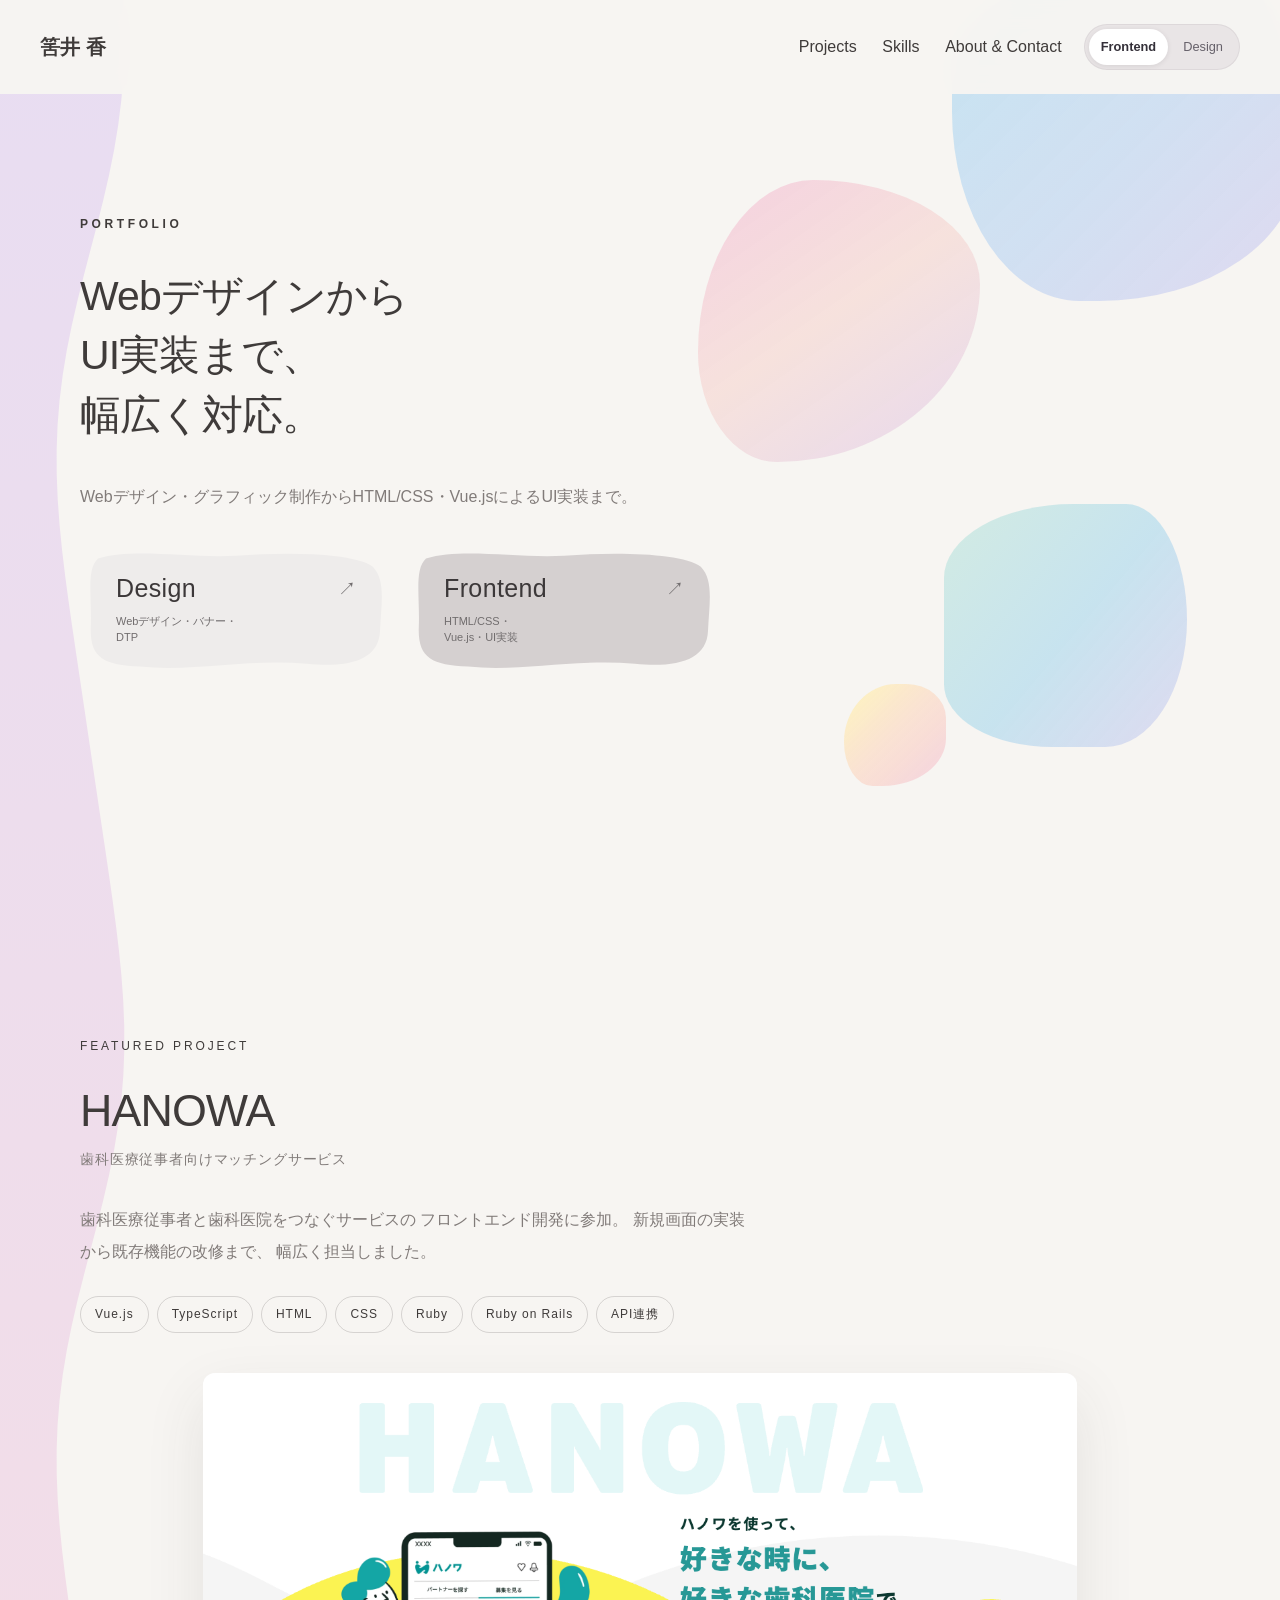
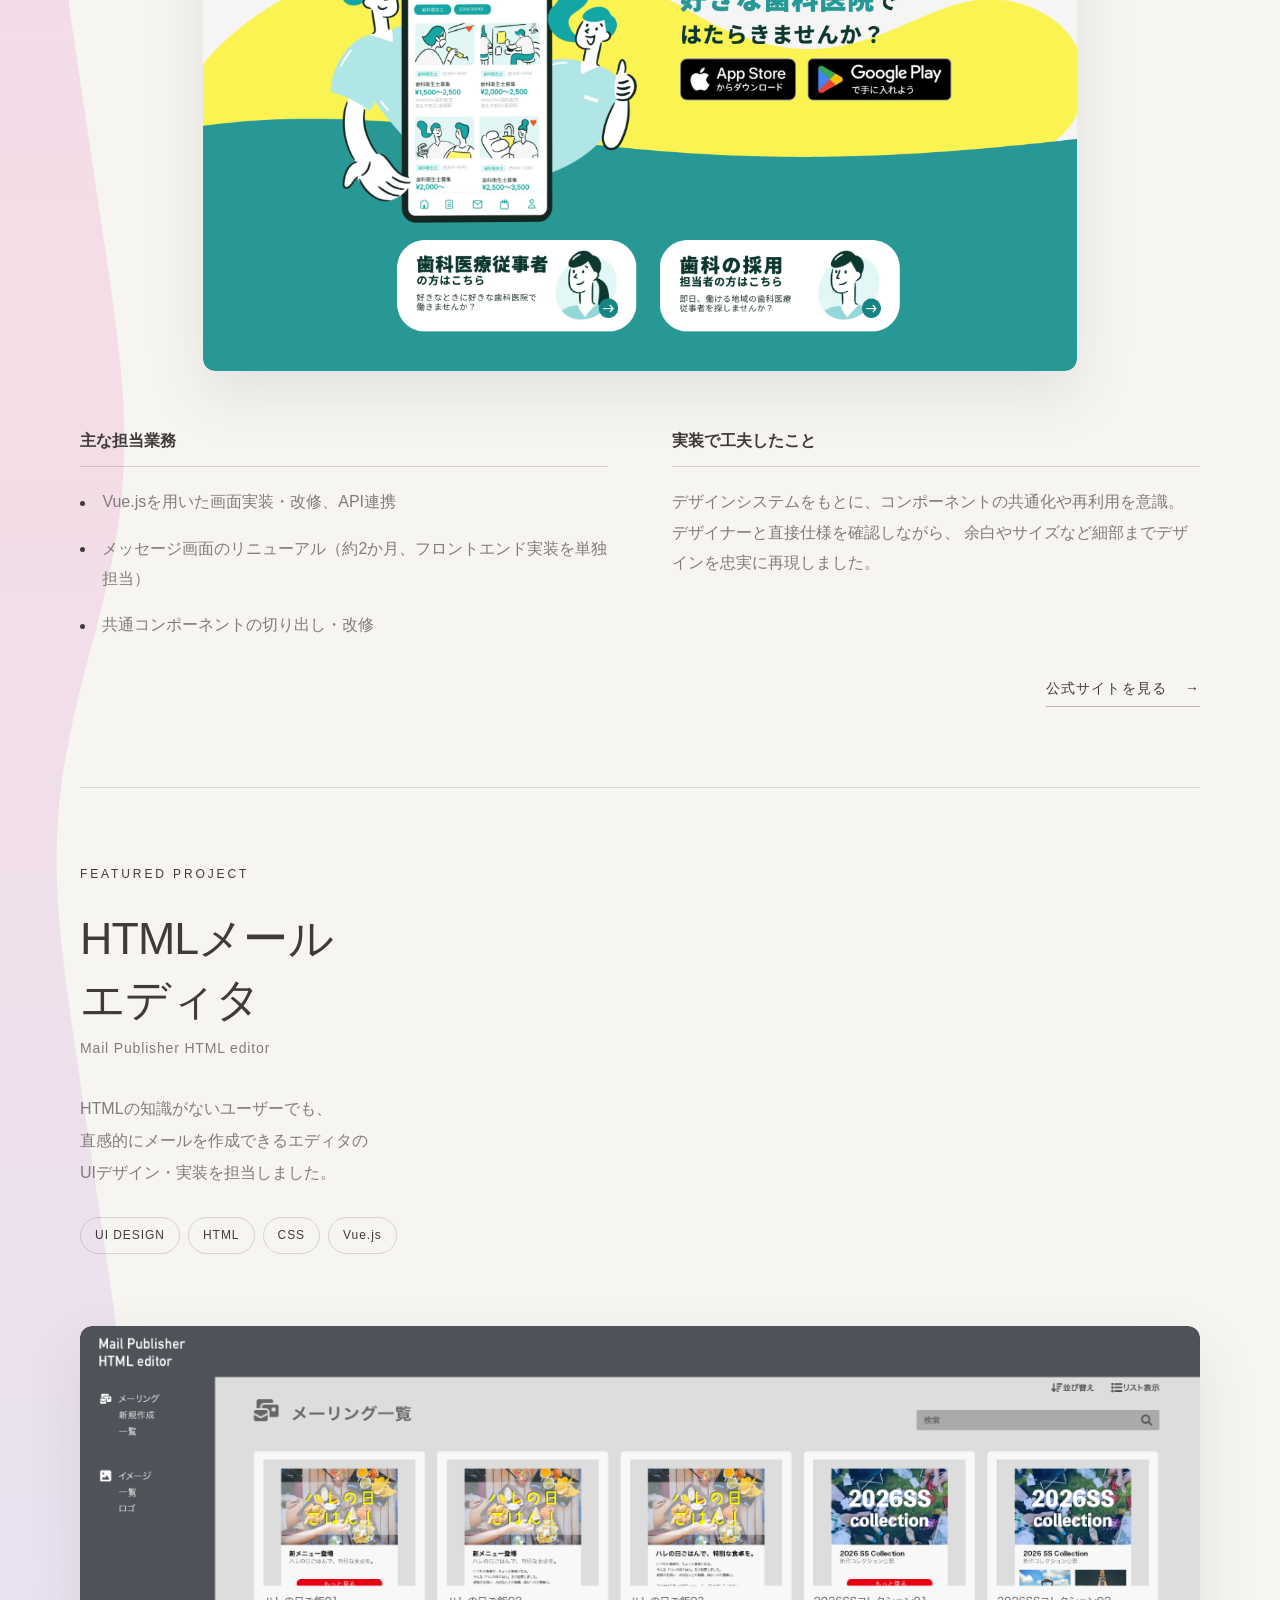
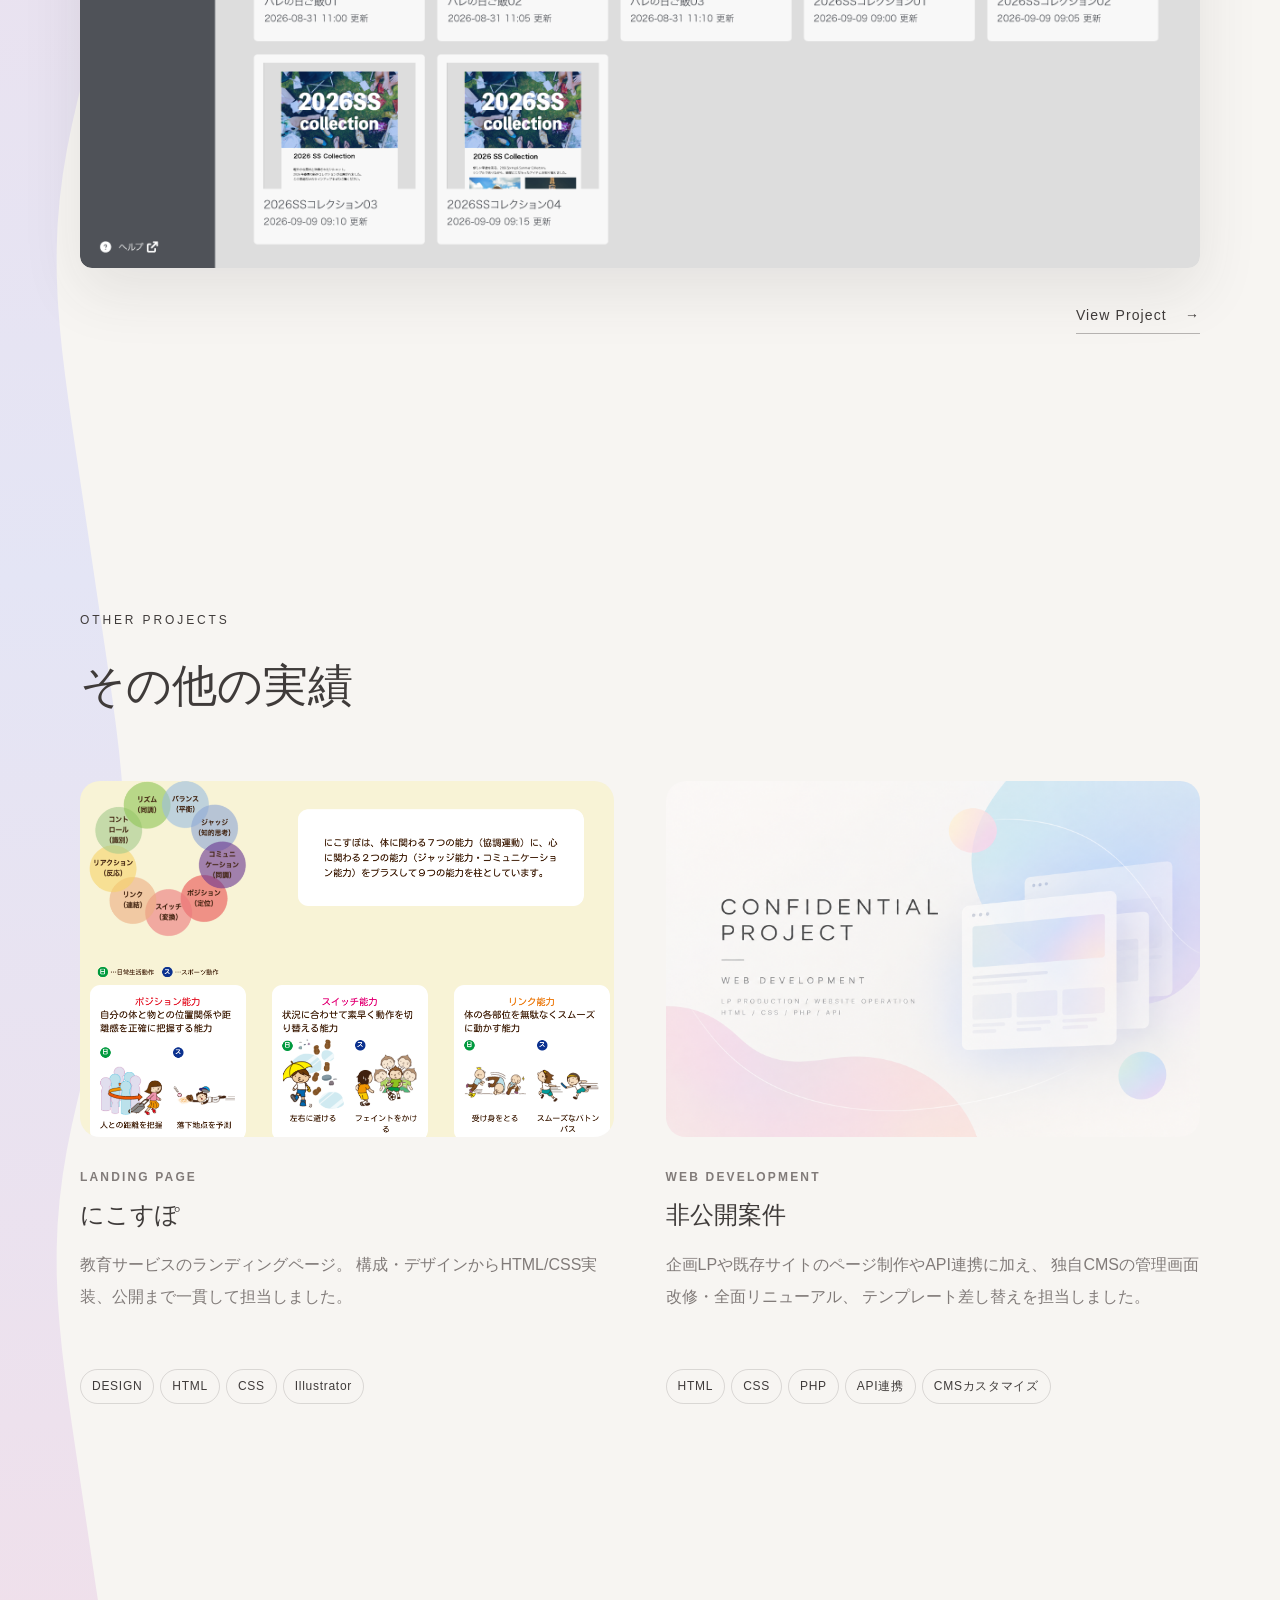
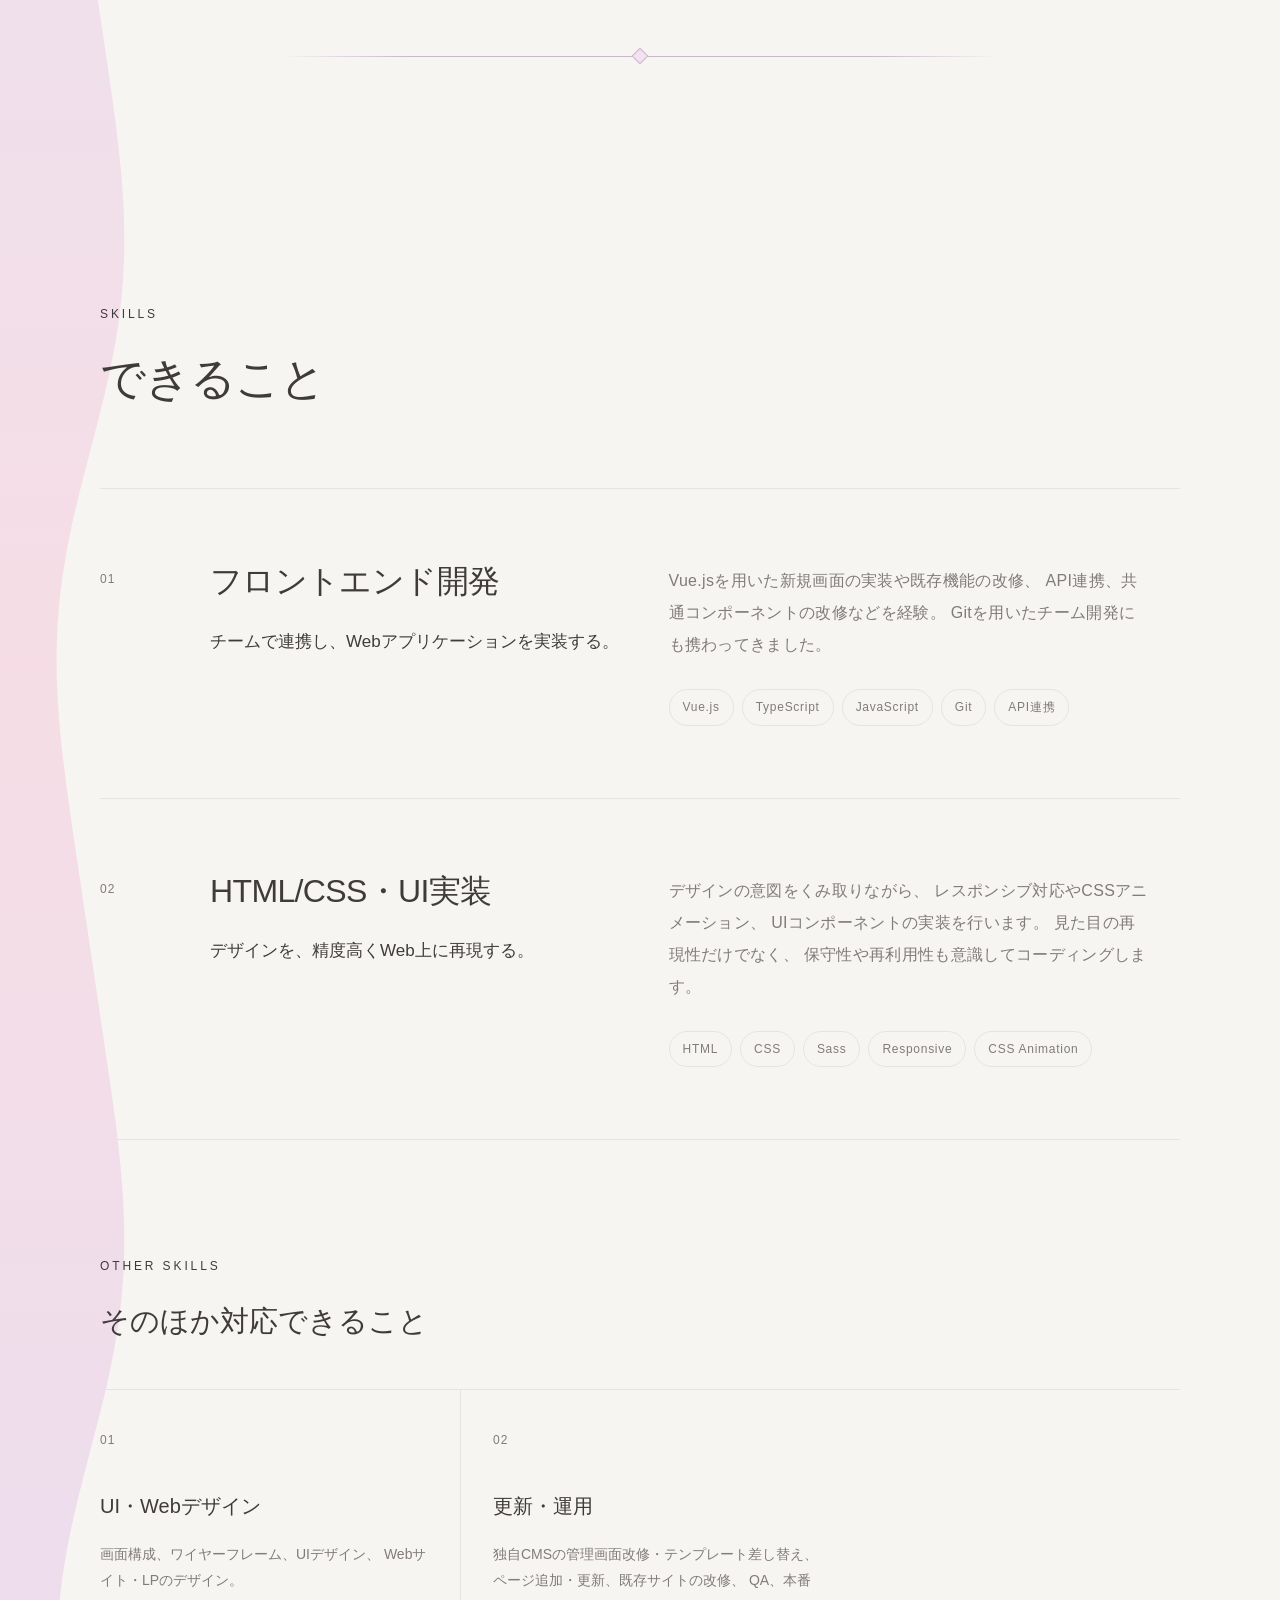
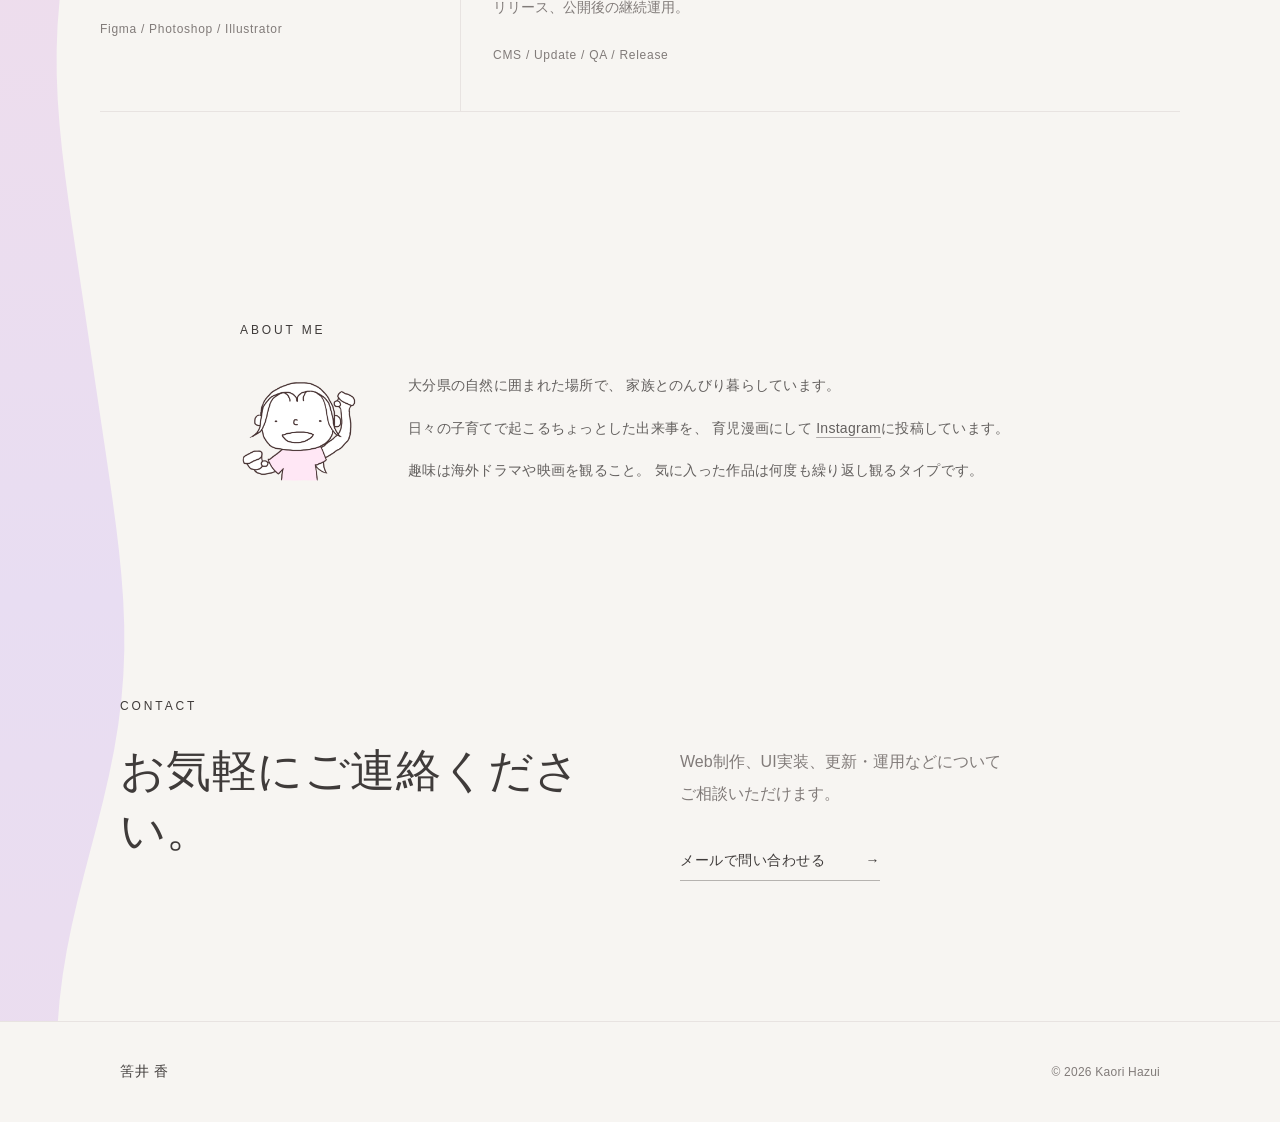
<file: index.html>
<!DOCTYPE html>

<html lang="ja">
<head>
<meta charset="utf-8"/>
<meta content="width=device-width, initial-scale=1" name="viewport"/>
<title>筈井 香 | デザインと実装をつなぐ、フロントエンドエンジニア</title>
<meta content="HTML/CSS・UI実装を中心としたWeb制作のポートフォリオ。UI設計から実装・公開・運用までの実務実績を紹介しています。" name="description"/>
<meta content="#202124" name="theme-color"/>
<link href="img/favicon.ico?v=2" rel="icon"/>
<link href="img/apple-touch-icon.png?v=2" rel="apple-touch-icon"/>
<link href="css/main.css" rel="stylesheet"/>
<script defer="" src="js/main.js"></script>
<script defer="True" src="js/design-gallery.js"></script></head>
<body id="top">
<header class="header">
<nav aria-label="メインナビゲーション" class="nav">
<a class="site-title" href="#top">筈井 香</a>
<button aria-controls="nav-menu" aria-expanded="false" aria-label="メニューを開く" class="nav__toggle" type="button">
<span></span>
<span></span>
<span></span>
</button>
<ul class="nav__list" id="nav-menu">
<li><a href="#projects">Projects</a></li>
<li><a href="#skills">Skills</a></li>
<li><a href="#about">About & Contact</a></li>
</ul>
<div class="nav-view-switch" role="group" aria-label="表示する制作実績">
<button class="nav-view-switch__button" type="button" data-view-button="frontend" aria-pressed="false">Frontend</button>
<button class="nav-view-switch__button" type="button" data-view-button="design" aria-pressed="false">Design</button>
</div>
</nav>
</header>
<main><div aria-hidden="true" class="page-edge-wave"></div>
<section class="hero">

<div class="hero__inner">
<div class="hero__content">
<p class="hero__label">PORTFOLIO</p>
<h1 class="hero__title">
            Webデザインから<br class="sp_only">UI実装まで、<br/>幅広く対応。
          </h1>
<p class="hero__description">
            Webデザイン・グラフィック制作からHTML/CSS・Vue.jsによるUI実装まで。
          </p>
<div aria-label="表示する制作実績" class="portfolio-choice" role="group">
<button aria-pressed="false" class="portfolio-choice__item" data-view-button="design" type="button">
<svg aria-hidden="true" class="portfolio-choice__shape" focusable="false" preserveaspectratio="none" viewbox="0 0 260 105"><path d="M 15 12 C 45 4 91 12 130 10 C 174 7 229 8 244 18 C 255 28 251 45 250 65 C 249 86 225 92 189 89 C 141 85 94 95 50 91 C 19 90 8 84 9 62 C 10 40 5 20 15 12 Z"></path></svg>

<span class="portfolio-choice__label">Design <span aria-hidden="true" class="portfolio-choice__arrow">↗</span></span>
<span class="portfolio-choice__detail">Webデザイン・バナー・<br class="sp_only">DTP</span>
</button>
<button aria-pressed="false" class="portfolio-choice__item" data-view-button="frontend" type="button">
<svg aria-hidden="true" class="portfolio-choice__shape" focusable="false" preserveaspectratio="none" viewbox="0 0 260 105"><path d="M 15 12 C 45 4 91 12 130 10 C 174 7 229 8 244 18 C 255 28 251 45 250 65 C 249 86 225 92 189 89 C 141 85 94 95 50 91 C 19 90 8 84 9 62 C 10 40 5 20 15 12 Z"></path></svg>

<span class="portfolio-choice__label">Frontend <span aria-hidden="true" class="portfolio-choice__arrow">↗</span></span>
<span class="portfolio-choice__detail">HTML/CSS・<br class="sp_only">Vue.js・UI実装</span>
</button>
</div>
</div>
<div aria-hidden="true" class="hero__visual">
<span class="blob blob--blue"></span>
<span class="blob blob--pink"></span>
<span class="blob blob--grayblue"></span>
<span class="blob blob--cream"></span>
</div>
</div>
</section>
<div class="page">
<div class="portfolio-projects" id="projects">
<section aria-labelledby="design-heading" class="design-projects section" data-view-panel="design" hidden="">
<div class="design-projects__inner">
<p class="section-label"> DESIGN WORKS</p>
<header class="design-projects__header">
<h2 id="design-heading">デザイン実績</h2>
<p>Webサイトの企画・構成からデザイン、実装、運用まで。<br/>ブランドや商品の特性に合わせて制作した実務実績をご紹介します。</p>
</header>
<div class="design-projects__category-heading"><h3>Web Design</h3><span>06 PROJECTS</span></div>
<div class="design-work-grid"><article class="design-work-card"><a class="design-work-card__link" href="projects/design/nicospo.html"><div class="design-work-card__image"><img alt="にこすぽの制作画面" loading="lazy" src="img/design/nicospo.jpg"/></div><div class="design-work-card__meta"><span>教育サービスサイト</span><span aria-hidden="true">↗</span></div><h4 class="design-work-card__title">にこすぽ</h4><p class="design-work-card__summary">学校体育事業の一環として展開する教育プログラム「にこすぽ」のWebサイト制作を担当。ヒアリングから提案、デザイン、実装まで一貫して対応しました。</p><ul aria-label="使用技術・制作スキル" class="design-work-card__tags"><li>Web Design</li><li>Illustrator</li><li>HTML/CSS</li><li>CSS Animation</li></ul></a></article>
<article class="design-work-card"><a class="design-work-card__link" href="projects/design/montane.html"><div class="design-work-card__image"><img alt="Montaneの制作画面" loading="lazy" src="img/design/montane.jpg"/></div><div class="design-work-card__meta"><span>ブランドサイト</span><span aria-hidden="true">↗</span></div><h4 class="design-work-card__title">Montane</h4><p class="design-work-card__summary">アウトドアブランド「Montane」日本公式サイトの制作・運用を担当。</p><ul aria-label="使用技術・制作スキル" class="design-work-card__tags"><li>Web Design</li><li>HTML/CSS</li><li>Site Operation</li></ul></a></article>
<article class="design-work-card"><a class="design-work-card__link" href="projects/design/primino.html"><div class="design-work-card__image"><img alt="PRIMINOの制作画面" loading="lazy" src="img/design/primino.jpg"/></div><div class="design-work-card__meta"><span>商品特設LP</span><span aria-hidden="true">↗</span></div><h4 class="design-work-card__title">PRIMINO</h4><p class="design-work-card__summary">Montaneのベースレイヤー「PRIMINO」の特設ページ制作を担当。</p><ul aria-label="使用技術・制作スキル" class="design-work-card__tags"><li>Web Design</li><li>HTML/CSS</li><li>Photoshop</li></ul></a></article>
<article class="design-work-card"><a class="design-work-card__link" href="projects/design/mad-water.html"><div class="design-work-card__image"><img alt="MAD WATERの制作画面" loading="lazy" src="img/design/mad-water.jpg"/></div><div class="design-work-card__meta"><span>商品特設LP</span><span aria-hidden="true">↗</span></div><h4 class="design-work-card__title">MAD WATER</h4><p class="design-work-card__summary">防水バッグブランド「MAD WATER」の商品訴求ページ制作を担当。</p><ul aria-label="使用技術・制作スキル" class="design-work-card__tags"><li>Web Design</li><li>HTML/CSS</li><li>Photoshop</li></ul></a></article>
<article class="design-work-card"><a class="design-work-card__link" href="projects/design/austrialpin.html"><div class="design-work-card__image"><img alt="AustriAlpinの制作画面" loading="lazy" src="img/design/austrialpin.jpg"/></div><div class="design-work-card__meta"><span>ブランドサイト</span><span aria-hidden="true">↗</span></div><h4 class="design-work-card__title">AustriAlpin</h4><p class="design-work-card__summary">クライミングギアブランド「AustriAlpin」のブランドサイト制作・運用を担当。</p><ul aria-label="使用技術・制作スキル" class="design-work-card__tags"><li>Web Design</li><li>Illustrator</li><li>HTML/CSS</li></ul></a></article>
<article class="design-work-card"><a class="design-work-card__link" href="projects/design/i-zome.html"><div class="design-work-card__image"><img alt="i-zomeの制作画面" loading="lazy" src="img/design/i-zome.jpg"/></div><div class="design-work-card__meta"><span>商品特設ページ</span><span aria-hidden="true">↗</span></div><h4 class="design-work-card__title">i-zome</h4><p class="design-work-card__summary">i-zome商品のプロモーションページ制作を担当。</p><ul aria-label="使用技術・制作スキル" class="design-work-card__tags"><li>Web Design</li><li>HTML/CSS</li><li>Photoshop</li></ul></a></article></div>
<div class="design-projects__visual-gallery"><div class="design-projects__category-heading design-projects__category-heading--extra"><h3>Banner Design</h3><span>08 WORKS</span></div><div class="design-work-grid design-work-grid--banners"><article class="design-work-card design-work-card--gallery"><div class="design-work-card__image design-work-card__image--contain"><img alt="運動会 グッズカタログの制作画像" loading="lazy" src="img/design/banner_im01.jpg"/></div></article><article class="design-work-card design-work-card--gallery"><div class="design-work-card__image design-work-card__image--contain"><img alt="Montane 旧モデルセールの制作画像" loading="lazy" src="img/design/banner_im09.jpg"/></div></article><article class="design-work-card design-work-card--gallery"><div class="design-work-card__image design-work-card__image--contain"><img alt="NIKWAX 秋のケアの制作画像" loading="lazy" src="img/design/banner_im15.jpg"/></div></article><article class="design-work-card design-work-card--gallery"><div class="design-work-card__image design-work-card__image--contain"><img alt="i-zome / 本藍の制作画像" loading="lazy" src="img/design/banner_im08.jpg"/></div></article><article class="design-work-card design-work-card--gallery"><div class="design-work-card__image design-work-card__image--contain"><img alt="東京モード学園 × busy beaver proteanの制作画像" loading="lazy" src="img/design/banner_im17.jpg"/></div></article><article class="design-work-card design-work-card--gallery"><div class="design-work-card__image design-work-card__image--contain"><img alt="CP ヘルメットの制作画像" loading="lazy" src="img/design/banner_im16.jpg"/></div></article><article class="design-work-card design-work-card--gallery"><div class="design-work-card__image design-work-card__image--contain"><img alt="登山グッズ特集 ザックの制作画像" loading="lazy" src="img/design/banner_im18.jpg"/></div></article><article class="design-work-card design-work-card--gallery"><div class="design-work-card__image design-work-card__image--contain"><img alt="NIKWAXの制作画像" loading="lazy" src="img/design/banner_im23.jpg"/></div></article></div><div class="design-projects__category-heading design-projects__category-heading--extra"><h3>DTP</h3><span>04 GROUPS</span></div><div class="design-work-grid design-work-grid--dtp"><article class="design-work-card design-work-card--gallery"><button aria-label="EVERNEW 2019 キッズ スポーツカタログを拡大表示" class="design-gallery__trigger" data-gallery-images='["img/design/dtp_im10_l.jpg", "img/design/dtp_im11_l.jpg", "img/design/dtp_im12_l.jpg"]' type="button"><div class="design-work-card__image design-work-card__image--contain"><img alt="EVERNEW 2019 キッズ スポーツカタログの制作画像" loading="lazy" src="img/design/dtp_im10_l.jpg"/></div><span class="design-work-card__title">EVERNEW 2019 キッズ スポーツカタログ</span></button></article><article class="design-work-card design-work-card--gallery"><button aria-label="EVERNEW 2019 Outdoor Equipmentを拡大表示" class="design-gallery__trigger" data-gallery-images='["img/design/dtp_im04_l.jpg", "img/design/dtp_im05_l.jpg", "img/design/dtp_im06_l.jpg", "img/design/dtp_im07_l.jpg", "img/design/dtp_im08_l.jpg"]' type="button"><div class="design-work-card__image design-work-card__image--contain"><img alt="EVERNEW 2019 Outdoor Equipmentの制作画像" loading="lazy" src="img/design/dtp_im04_l.jpg"/></div><span class="design-work-card__title">EVERNEW 2019 Outdoor Equipment</span></button></article><article class="design-work-card design-work-card--gallery"><button aria-label="販促チラシを拡大表示" class="design-gallery__trigger" data-gallery-images='["img/design/dtp_im02_l.jpg", "img/design/dtp_im03_l.jpg"]' type="button"><div class="design-work-card__image design-work-card__image--contain"><img alt="販促チラシの制作画像" loading="lazy" src="img/design/dtp_im02_l.jpg"/></div><span class="design-work-card__title">販促チラシ</span></button></article><article class="design-work-card design-work-card--gallery"><button aria-label="製品対応表を拡大表示" class="design-gallery__trigger" data-gallery-images='["img/design/dtp_im01_l.jpg"]' type="button"><div class="design-work-card__image design-work-card__image--contain"><img alt="製品対応表の制作画像" loading="lazy" src="img/design/dtp_im01_l.jpg"/></div><span class="design-work-card__title">製品対応表</span></button></article></div></div>
</div>
</section>
<div class="frontend-projects" data-view-panel="frontend"> <!-- Featured Projects
      ======================================== -->
<section class="featured-project section">
<!-- 01 HANOWA -->
<div class="featured-project__inner featured-project__inner--hanowa">
<header class="featured-project__header">
<p class="section-label">

              FEATURED PROJECT
            </p>
<h2 class="featured-project__title">HANOWA</h2>
<p class="featured-project__name">
              歯科医療従事者向けマッチングサービス
            </p>
<p class="featured-project__description">
              歯科医療従事者と歯科医院をつなぐサービスの
              フロントエンド開発に参加。
              新規画面の実装から既存機能の改修まで、
              幅広く担当しました。
            </p>
<ul class="featured-project__tags">
<li>Vue.js</li>
<li>TypeScript</li>
<li>HTML</li>
<li>CSS</li>
<li>Ruby</li>
<li>Ruby on Rails</li>
<li>API連携</li>
</ul>
</header>
<div class="featured-project__visual">
<a aria-label="HANOWA公式サイトを別タブで開く" href="https://hanowa.net/" rel="noopener noreferrer" target="_blank">
<div class="featured-project__image-wrap">
<img alt="HANOWA サービス紹介画面" class="featured-project__image" src="img/project-hanowa.png"/>
</div>
</a>
</div>
<div class="hanowa-details">
<div class="hanowa-details__item">
<h3 class="hanowa-details__title">主な担当業務</h3>
<ul class="hanowa-details__list">
<li>Vue.jsを用いた画面実装・改修、API連携</li>
<li>メッセージ画面のリニューアル（約2か月、フロントエンド実装を単独担当）</li>
<li>共通コンポーネントの切り出し・改修</li>
</ul>
</div>
<div class="hanowa-details__item">
<h3 class="hanowa-details__title">実装で工夫したこと</h3>
<p class="hanowa-details__text">
                デザインシステムをもとに、コンポーネントの共通化や再利用を意識。
                デザイナーと直接仕様を確認しながら、
                余白やサイズなど細部までデザインを忠実に再現しました。
              </p>
</div>
</div>
<div class="featured-project__footer">
<a class="featured-project__link" href="https://hanowa.net/" rel="noopener noreferrer" target="_blank">
<span>公式サイトを見る</span>
<span aria-hidden="true">→</span>
</a>
</div>
</div>
<!-- 02 HTMLメールエディタ -->
<div class="featured-project__inner">
<header class="featured-project__header">
<p class="section-label">

              FEATURED PROJECT
            </p>
<h2 class="featured-project__title">
              HTMLメール<br class="sp-only"/>エディタ
            </h2>
<p class="featured-project__name">
              Mail Publisher HTML editor
            </p>
<p class="featured-project__description">
              HTMLの知識がないユーザーでも、<br/>
              直感的にメールを作成できるエディタの<br/>
              UIデザイン・実装を担当しました。
            </p>
<ul class="featured-project__tags">
<li>UI DESIGN</li>
<li>HTML</li>
<li>CSS</li>
<li>Vue.js</li>
</ul>
</header>
<div class="featured-project__visual">
<div class="featured-project__image-wrap">
<img alt="Mail Publisher HTML editor メーリング一覧画面" class="featured-project__image" src="img/mail-publisher-main.png"/>
</div>
</div>
<div class="featured-project__footer">
<a class="featured-project__link" href="projects/mail-publisher.html">
<span>View Project</span>
<span aria-hidden="true">→</span>
</a>
</div>
</div>
</section>
<!-- Other Projects
      ======================================== -->
<section class="other-projects section">
<div class="other-projects__inner">
<header class="other-projects__header">
<p class="section-label">

              OTHER PROJECTS
            </p>
<h2 class="other-projects__heading">
              その他の実績
            </h2>
</header>
<div class="other-projects__grid">
<!-- にこすぽ -->
<article class="project-card">
<a class="project-card__image-link" href="https://nicospo.jp/" rel="noopener noreferrer" target="_blank">
<div class="project-card__image-wrap">
<img alt="にこすぽ ランディングページ" class="project-card__image" src="img/project-nikospo.png"/>
</div>
</a>
<div class="project-card__body">
<p class="project-card__type">
                  LANDING PAGE
                </p>
<h3 class="project-card__title">
                  にこすぽ
                </h3>
<p class="project-card__description">
                  教育サービスのランディングページ。
                  構成・デザインからHTML/CSS実装、公開まで一貫して担当しました。
                </p>
<ul class="project-card__tags">
<li>DESIGN</li>
<li>HTML</li>
<li>CSS</li>
<li>Illustrator</li>
</ul>
</div>
</article>
<!-- 非公開案件 -->
<article class="project-card">
<div class="project-card__image-wrap">
<img alt="非公開案件 制作実績" class="project-card__image" src="img/project-l.png"/>
</div>
<div class="project-card__body">
<p class="project-card__type">
                  WEB DEVELOPMENT
                </p>
<h3 class="project-card__title">
                  非公開案件
                </h3>
<p class="project-card__description">
                  企画LPや既存サイトのページ制作やAPI連携に加え、
                  独自CMSの管理画面改修・全面リニューアル、
                  テンプレート差し替えを担当しました。
                </p>
<ul class="project-card__tags">
<li>HTML</li>
<li>CSS</li>
<li>PHP</li>
<li>API連携</li>
<li>CMSカスタマイズ</li>
</ul>
</div>
</article>
</div>
</div>
</section>
</div></div>
<div aria-label="スキルとプロフィール" class="portfolio-profile">
<!-- Skills
      ======================================== -->
<section class="skills section" id="skills">
<div class="skills__inner">
<header class="skills__header">
<p class="section-label">

              SKILLS
            </p>
<h2 class="skills__title">できること</h2>
</header>
<div class="skills__main">
<!-- フロントエンド開発 -->
<article class="skill-feature">
<div class="skill-feature__number">01</div>
<div class="skill-feature__heading">
<h3>フロントエンド開発</h3>
<p class="skill-feature__catch">
                  チームで連携し、Webアプリケーションを実装する。
                </p>
</div>
<div class="skill-feature__content">
<p>
                  Vue.jsを用いた新規画面の実装や既存機能の改修、
                  API連携、共通コンポーネントの改修などを経験。
                  Gitを用いたチーム開発にも携わってきました。
                </p>
<ul class="skill-tags">
<li>Vue.js</li>
<li>TypeScript</li>
<li>JavaScript</li>
<li>Git</li>
<li>API連携</li>
</ul>
</div>
</article>
<!-- HTML / CSS・UI実装 -->
<article class="skill-feature">
<div class="skill-feature__number">02</div>
<div class="skill-feature__heading">
<h3>HTML/CSS・UI実装</h3>
<p class="skill-feature__catch">
                  デザインを、精度高くWeb上に再現する。
                </p>
</div>
<div class="skill-feature__content">
<p>
                  デザインの意図をくみ取りながら、
                  レスポンシブ対応やCSSアニメーション、
                  UIコンポーネントの実装を行います。
                  見た目の再現性だけでなく、
                  保守性や再利用性も意識してコーディングします。
                </p>
<ul class="skill-tags">
<li>HTML</li>
<li>CSS</li>
<li>Sass</li>
<li>Responsive</li>
<li>CSS Animation</li>
</ul>
</div>
</article>
</div>
<!-- Other Skills -->
<div class="skills__other">
<div class="skills__other-heading">
<p class="section-label">

                OTHER SKILLS
              </p>
<h3>そのほか対応できること</h3>
</div>
<div class="skills__other-list">
<!-- UI・Webデザイン -->
<article class="skill-other">
<span class="skill-other__number">01</span>
<h4>UI・Webデザイン</h4>
<p>
                  画面構成、ワイヤーフレーム、UIデザイン、
                  Webサイト・LPのデザイン。
                </p>
<p class="skill-other__tools">
                  Figma / Photoshop / Illustrator
                </p>
</article>
<!-- 更新・運用 -->
<article class="skill-other">
<span class="skill-other__number">02</span>
<h4>更新・運用</h4>
<p>
  独自CMSの管理画面改修・テンプレート差し替え、
  ページ追加・更新、既存サイトの改修、
  QA、本番リリース、公開後の継続運用。
</p>
<p class="skill-other__tools">
                CMS / Update / QA / Release
                </p>
</article>
</div>
</div>
</div>
</section>
<!-- About
      ======================================== -->
<section class="about section" id="about">
<div class="about__inner">
<p class="section-label">

            ABOUT ME
          </p>
<div class="about__body">
<div class="about__visual">
<img alt="かぺのイラスト" class="about__image" loading="lazy" src="img/about-kape.png"/>
</div>
<div class="about__text">
<p>
                大分県の自然に囲まれた場所で、
                家族とのんびり暮らしています。
              </p>
<p>
                日々の子育てで起こるちょっとした出来事を、
                育児漫画にして
                <a class="about__inline-link" href="https://www.instagram.com/kape.kapeking/" rel="noopener noreferrer" target="_blank">Instagram</a>に投稿しています。
              </p>
<p>
                趣味は海外ドラマや映画を観ること。
                気に入った作品は何度も繰り返し観るタイプです。
              </p>
</div>
</div>
</div>
</section>
</div>
<!-- Contact
      ======================================== -->
<section class="contact section">
<div class="contact__inner">
<p class="section-label">

            CONTACT
          </p>
<div class="contact__content">
<div class="contact__heading">
<h2>お気軽にご連絡ください。</h2>
</div>
<div class="contact__body">
<p>
                Web制作、UI実装、更新・運用などについて<br/>
                ご相談いただけます。
              </p>
<a class="contact__link" href="mailto:kaori.hazui@gmail.com">
<span>メールで問い合わせる</span>
<span aria-hidden="true" class="contact__arrow">→</span>
</a>
</div>
</div>
</div>
</section>
</div>
</main>
<!-- Footer
  ======================================== -->
<footer class="footer">
<div class="footer__inner">
<p class="footer__name">筈井 香</p>
<p class="footer__copyright">
        © 2026 Kaori Hazui
      </p>
</div>
</footer>
<div aria-label="作品画像の拡大表示" aria-modal="true" class="design-lightbox" hidden="" id="design-lightbox" role="dialog"><div class="design-lightbox__backdrop" data-gallery-close=""></div><div class="design-lightbox__panel"><button aria-label="閉じる" class="design-lightbox__close" data-gallery-close="" type="button">×</button><img alt="拡大した制作画像" class="design-lightbox__image"/><div class="design-lightbox__nav"><button aria-label="前の画像" class="design-lightbox__prev" type="button">← 前へ</button><span aria-live="polite" class="design-lightbox__count"></span><button aria-label="次の画像" class="design-lightbox__next" type="button">次へ →</button></div></div></div><button class="back-to-top" type="button" aria-label="ページの先頭に戻る" title="トップに戻る" hidden><span aria-hidden="true">↑</span></button>
</body>
</html>
</file>
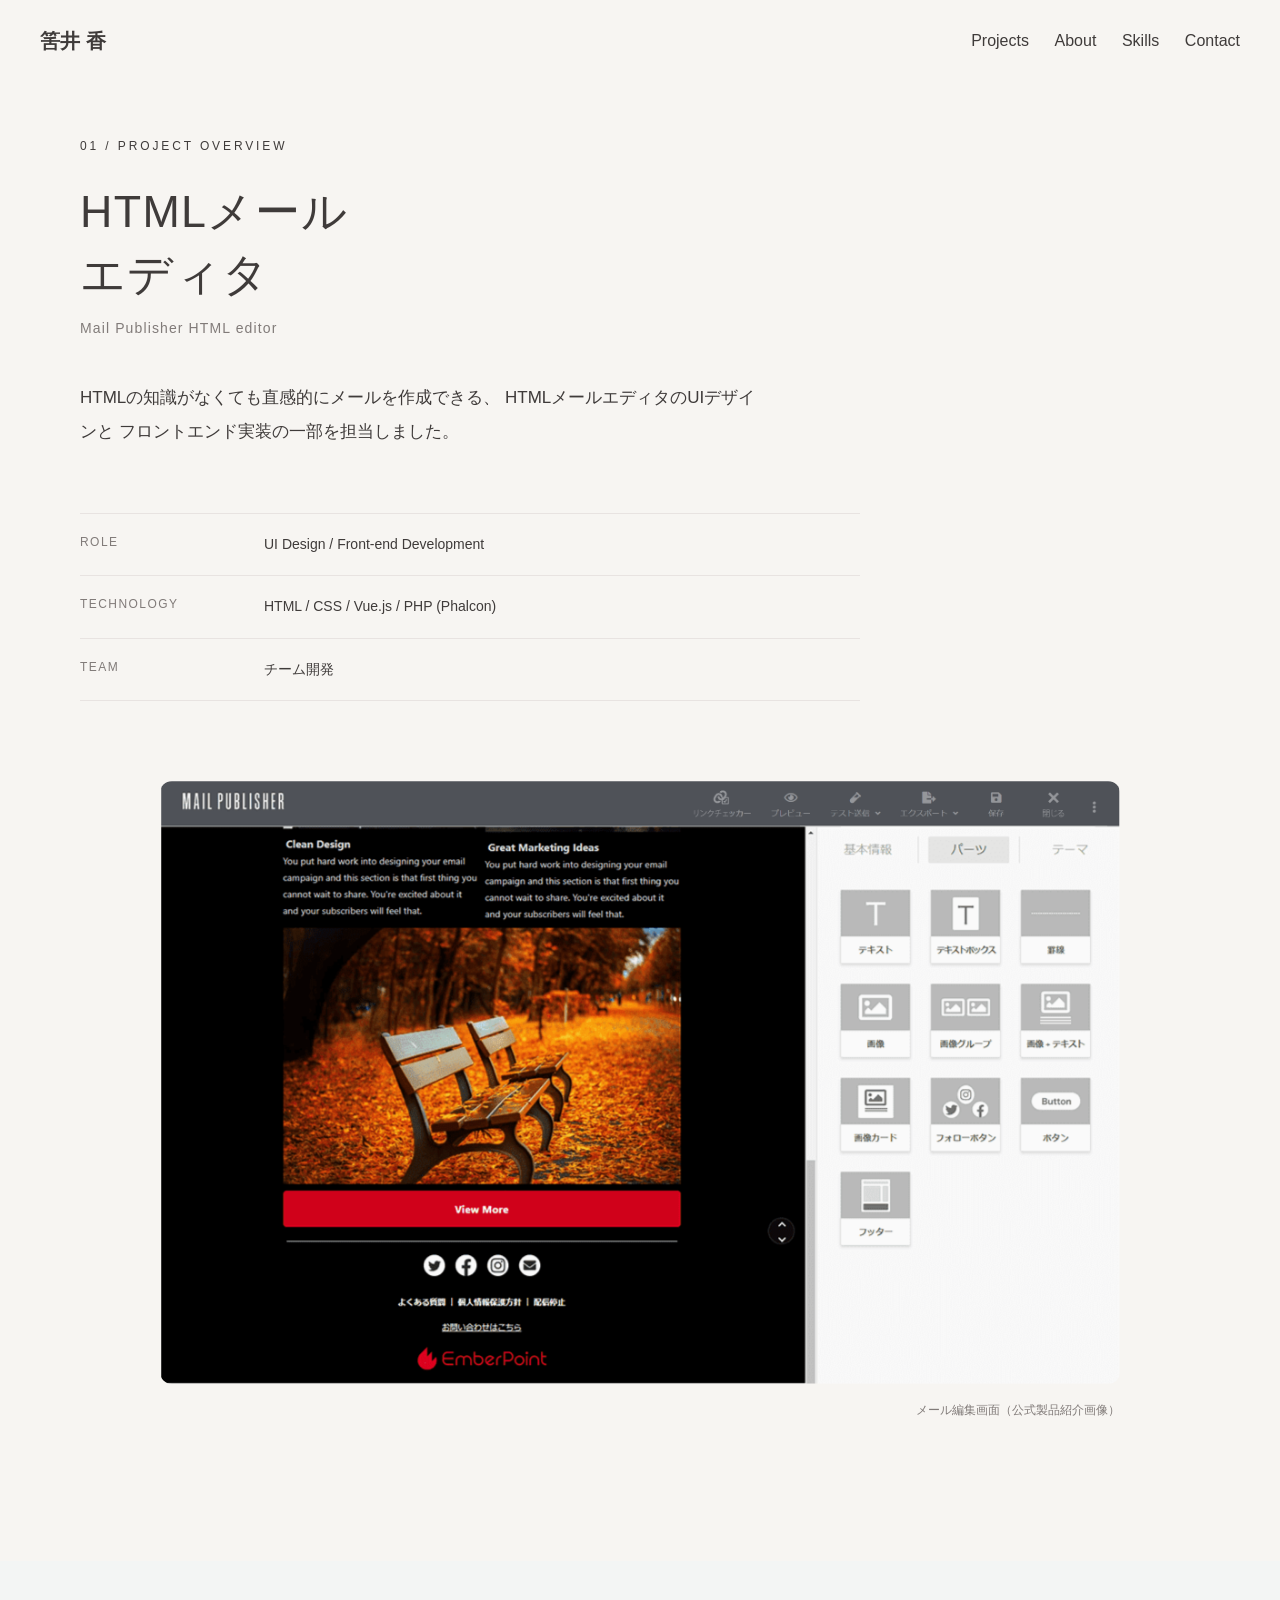
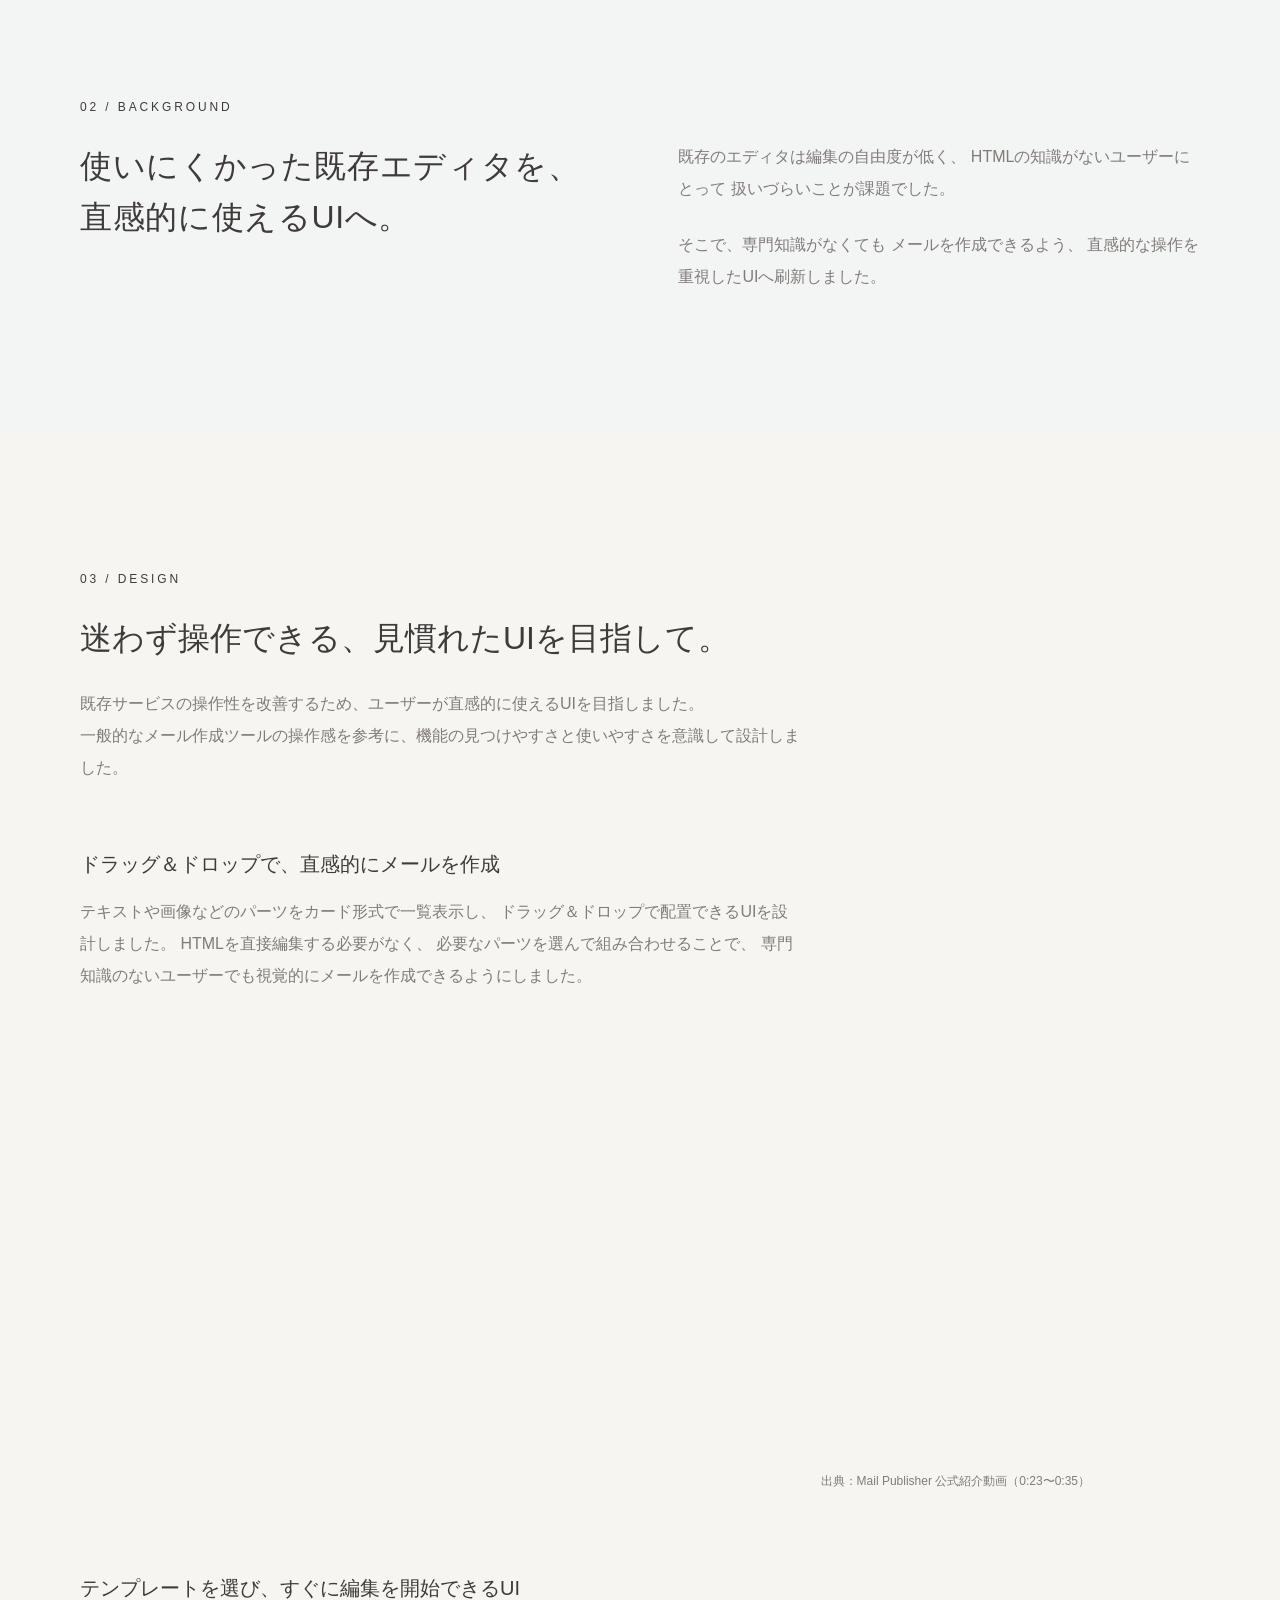
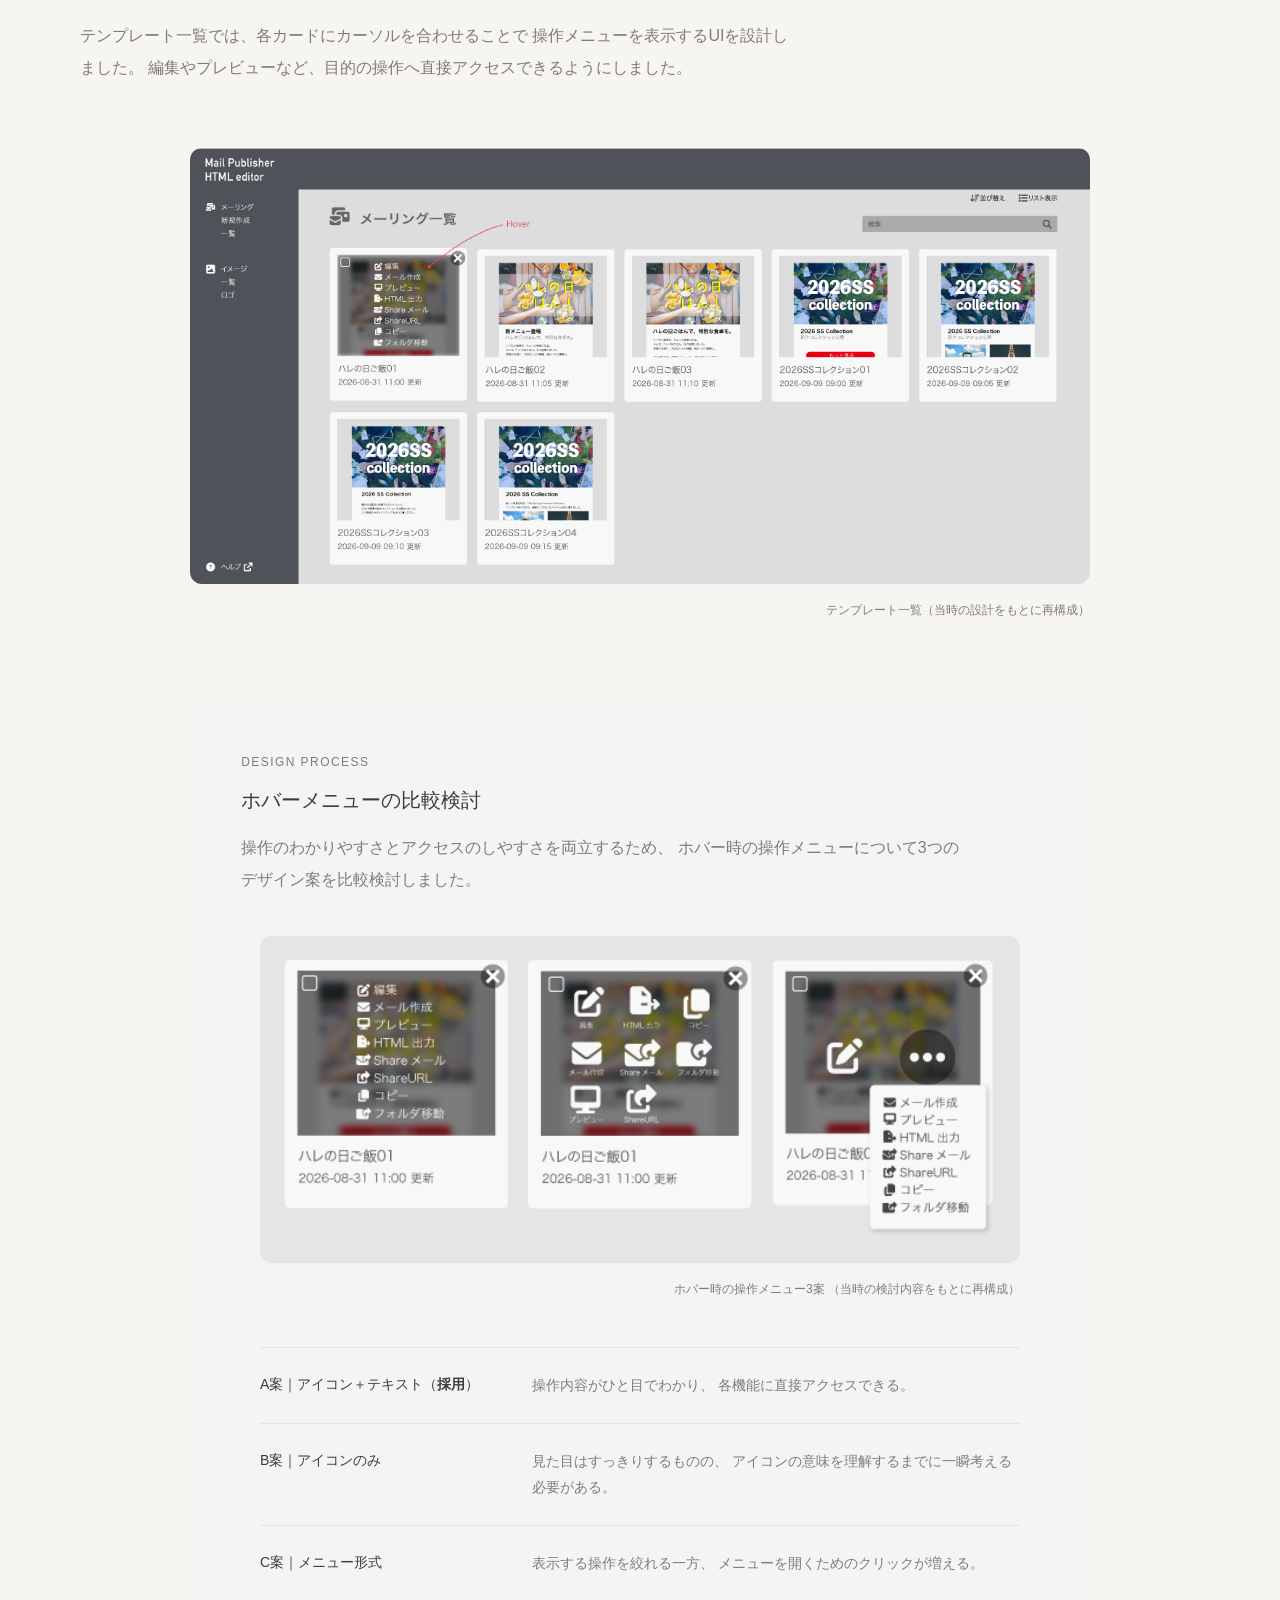
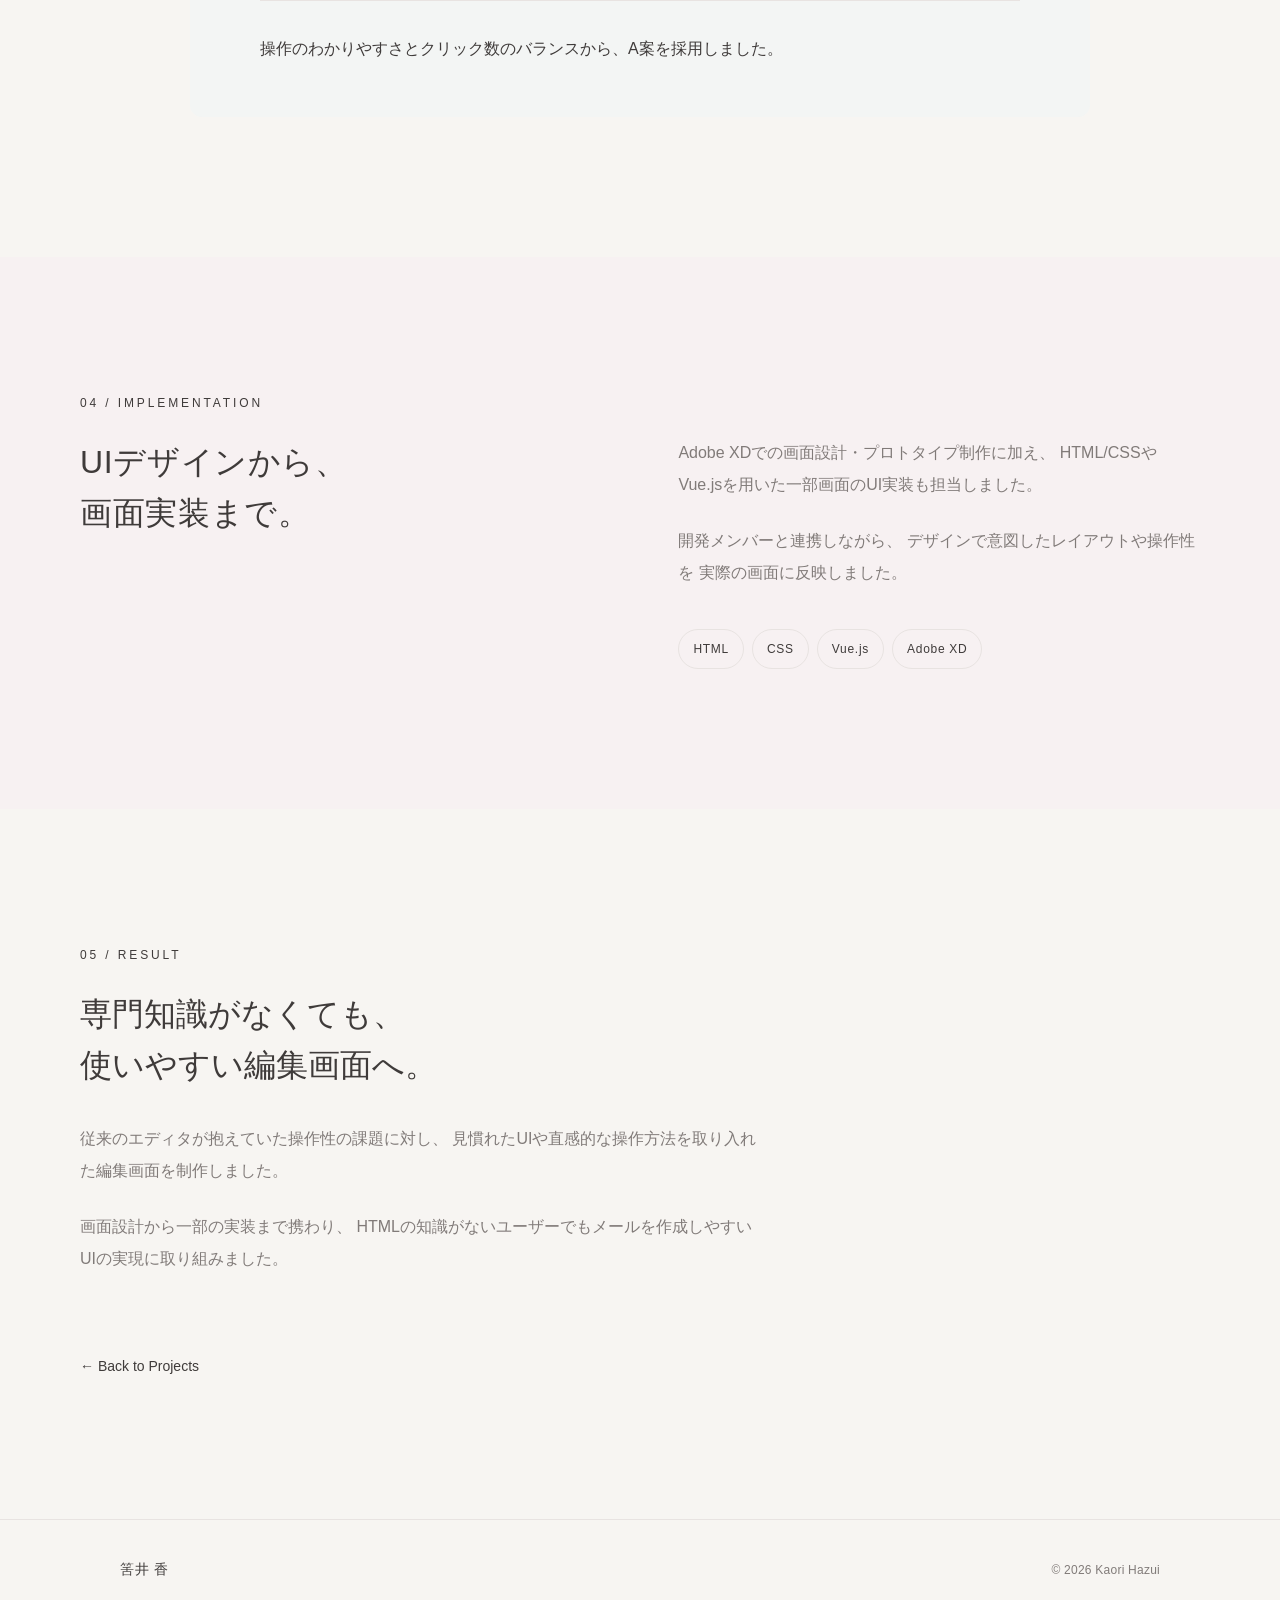
<file: projects/mail-publisher.html>
<!DOCTYPE html>
<html lang="ja">
<head>
  <meta charset="UTF-8">
  <meta name="viewport" content="width=device-width, initial-scale=1.0">
  <meta name="description" content="HTMLメールエディタのUI設計・実装事例。筈井 香の制作実績。">

  <title>HTMLメールエディタ | 筈井 香</title>

  <link rel="stylesheet" href="../css/main.css">
  <link rel="stylesheet" href="../css/project-detail.css">
</head>

<body>

  <!-- Header -->
  <header class="header">
    <div class="header__inner">
      <a href="../index.html" class="site-title">筈井 香</a>

      <nav class="nav" aria-label="メインナビゲーション">
        <ul class="nav__list">
          <li><a href="../index.html#projects">Projects</a></li>
          <li><a href="../index.html#about">About</a></li>
          <li><a href="../index.html#skills">Skills</a></li>
          <li><a href="../index.html#contact">Contact</a></li>
        </ul>
      </nav>
    </div>
  </header>

  <main>

    <!-- 01 Overview -->
    <section class="project-overview section">
      <div class="project-detail__inner">

        <p class="section-label">01 / PROJECT OVERVIEW</p>

        <h1 class="project-overview__title">
					HTMLメール<br class="sp-only">エディタ
				</h1>

        <p class="project-overview__subtitle">
          Mail Publisher HTML editor
        </p>

        <p class="project-overview__lead">
          HTMLの知識がなくても直感的にメールを作成できる、
          HTMLメールエディタのUIデザインと
          フロントエンド実装の一部を担当しました。
        </p>

        <dl class="project-overview__meta">
          <div>
            <dt>ROLE</dt>
            <dd>UI Design / Front-end Development</dd>
          </div>
          <div>
            <dt>TECHNOLOGY</dt>
            <dd>HTML / CSS / Vue.js / PHP (Phalcon)</dd>
          </div>
          <div>
            <dt>TEAM</dt>
            <dd>チーム開発</dd>
          </div>
        </dl>

        <figure class="project-overview__visual">
          <img
            src="../img/mail-publisher-editor.png"
            alt="Mail PublisherのHTMLメール編集画面"
          >
          <figcaption>
            メール編集画面（公式製品紹介画像）
          </figcaption>
        </figure>

      </div>
    </section>

    <!-- 02 Background -->
    <section class="project-background section">
      <div class="project-detail__inner">

        <p class="section-label">02 / BACKGROUND</p>

        <div class="project-detail__split">
          <h2>
            使いにくかった既存エディタを、<br>
            直感的に使えるUIへ。
          </h2>

          <div class="project-detail__body">
            <p>
              既存のエディタは編集の自由度が低く、
              HTMLの知識がないユーザーにとって
              扱いづらいことが課題でした。
            </p>
            <p>
              そこで、専門知識がなくても
              メールを作成できるよう、
              直感的な操作を重視したUIへ刷新しました。
            </p>
          </div>
        </div>

      </div>
    </section>

    <!-- 03 Design -->
    <section class="project-design section">
      <div class="project-detail__inner">

        <p class="section-label">03 / DESIGN</p>

        <h2>迷わず操作できる、見慣れたUIを目指して。</h2>

        <p class="project-detail__intro">
          既存サービスの操作性を改善するため、ユーザーが直感的に使えるUIを目指しました。<br>
          一般的なメール作成ツールの操作感を参考に、機能の見つけやすさと使いやすさを意識して設計しました。
        </p>

        <div class="project-design__feature">
          <h3>ドラッグ＆ドロップで、直感的にメールを作成</h3>

          <p>
            テキストや画像などのパーツをカード形式で一覧表示し、
            ドラッグ＆ドロップで配置できるUIを設計しました。
            HTMLを直接編集する必要がなく、
            必要なパーツを選んで組み合わせることで、
            専門知識のないユーザーでも視覚的にメールを作成できるようにしました。
          </p>

          <div class="project-design__video">
            <iframe
              src="https://www.youtube.com/embed/XywtaGYGWQ4?start=23&amp;end=35"
              title="Mail Publisher HTMLメールエディタの操作動画"
              loading="lazy"
              allow="accelerometer; autoplay; encrypted-media; picture-in-picture"
              allowfullscreen
            ></iframe>
          </div>

          <p class="project-design__video-caption">
            出典：Mail Publisher 公式紹介動画（0:23〜0:35）
          </p>
        </div>

        <div class="project-design__template-intro">
          <h3>テンプレートを選び、すぐに編集を開始できるUI</h3>

          <p>
            テンプレート一覧では、各カードにカーソルを合わせることで
            操作メニューを表示するUIを設計しました。
            編集やプレビューなど、目的の操作へ直接アクセスできるようにしました。
          </p>
        </div>

        <figure class="project-design__visual">
          <img
            src="../img/mail-publisher-list.png"
            alt="Mail Publisherのテンプレート一覧画面を再構成した画像"
          >
          <figcaption>
            テンプレート一覧（当時の設計をもとに再構成）
          </figcaption>
        </figure>

        <div class="project-design__menu-study">
          <p class="project-design__menu-study-label">
            DESIGN PROCESS
          </p>

          <h4>ホバーメニューの比較検討</h4>

          <p class="project-design__menu-study-intro">
            操作のわかりやすさとアクセスのしやすさを両立するため、
            ホバー時の操作メニューについて3つのデザイン案を比較検討しました。
          </p>

					<figure class="project-design__comparison">
						<div class="project-design__comparison-grid">
							<div class="project-design__comparison-item">
								<img
									src="../img/mail-publisher-hover-a.png"
									alt="A案：アイコンとテキストを組み合わせた操作メニュー"
								>
							</div>

							<div class="project-design__comparison-item">
								<img
									src="../img/mail-publisher-hover-b.png"
									alt="B案：アイコンのみの操作メニュー"
								>
							</div>

							<div class="project-design__comparison-item">
								<img
									src="../img/mail-publisher-hover-c.png"
									alt="C案：メニューを開いて操作する形式"
								>
							</div>
						</div>

						<figcaption>
							ホバー時の操作メニュー3案
							（当時の検討内容をもとに再構成）
						</figcaption>
					</figure>

          <div class="project-design__evaluation">
            <div class="project-design__evaluation-item">
              <span class="project-design__evaluation-label">
                A案｜アイコン＋テキスト（<strong>採用</strong>）
              </span>
              <p>
                操作内容がひと目でわかり、
                各機能に直接アクセスできる。
              </p>
            </div>

            <div class="project-design__evaluation-item">
              <span class="project-design__evaluation-label">
                B案｜アイコンのみ
              </span>
              <p>
                見た目はすっきりするものの、
                アイコンの意味を理解するまでに一瞬考える必要がある。
              </p>
            </div>

            <div class="project-design__evaluation-item">
              <span class="project-design__evaluation-label">
                C案｜メニュー形式
              </span>
              <p>
                表示する操作を絞れる一方、
                メニューを開くためのクリックが増える。
              </p>
            </div>
          </div>

          <p class="project-design__conclusion">
            操作のわかりやすさとクリック数のバランスから、A案を採用しました。
          </p>
        </div>

      </div>
    </section>

    <!-- 04 Implementation -->
    <section class="project-implementation section">
      <div class="project-detail__inner">
        <p class="section-label">04 / IMPLEMENTATION</p>

        <div class="project-detail__split">
          <h2>UIデザインから、<br>画面実装まで。</h2>

          <div class="project-detail__body">
            <p>
              Adobe XDでの画面設計・プロトタイプ制作に加え、
              HTML/CSSやVue.jsを用いた一部画面のUI実装も担当しました。
            </p>

            <p>
              開発メンバーと連携しながら、
              デザインで意図したレイアウトや操作性を
              実際の画面に反映しました。
            </p>

            <ul class="project-implementation__tags">
              <li>HTML</li>
              <li>CSS</li>
              <li>Vue.js</li>
              <li>Adobe XD</li>
            </ul>
          </div>
        </div>
      </div>
    </section>

    <!-- 05 Result -->
    <section class="project-result section">
      <div class="project-detail__inner">
        <p class="section-label">05 / RESULT</p>

        <div class="project-result__content">
          <h2>専門知識がなくても、<br>使いやすい編集画面へ。</h2>

          <p>
            従来のエディタが抱えていた操作性の課題に対し、
            見慣れたUIや直感的な操作方法を取り入れた編集画面を制作しました。
          </p>

          <p>
            画面設計から一部の実装まで携わり、
            HTMLの知識がないユーザーでもメールを作成しやすいUIの実現に取り組みました。
          </p>
        </div>

        <a href="../index.html#projects" class="project-detail__back">
          ← Back to Projects
        </a>
      </div>
    </section>

  </main>

  <!-- Footer -->
  <footer class="footer">
    <div class="footer__inner">
      <p class="footer__name">筈井 香</p>
      <small class="footer__copyright">
        &copy; 2026 Kaori Hazui
      </small>
    </div>
  </footer>

  <script src="../js/main.js" defer></script>
</body>
</html>
</file>
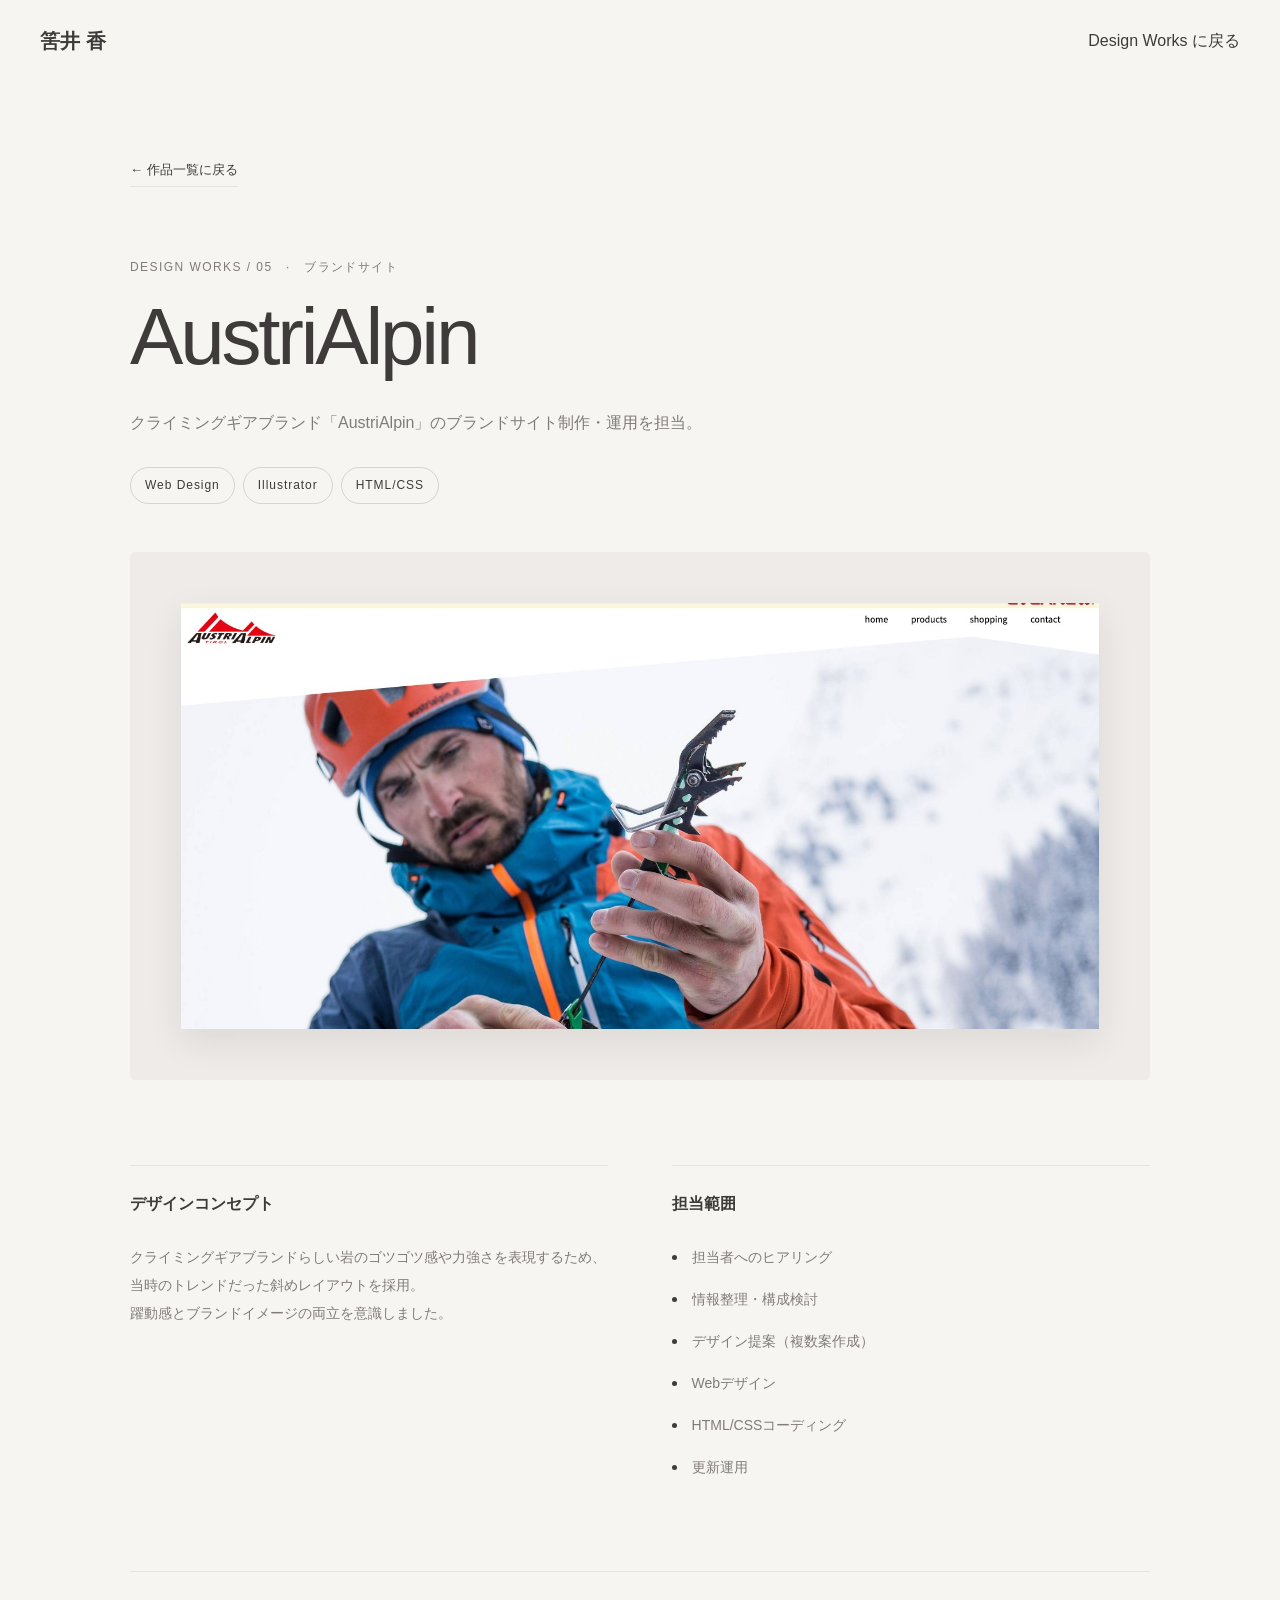
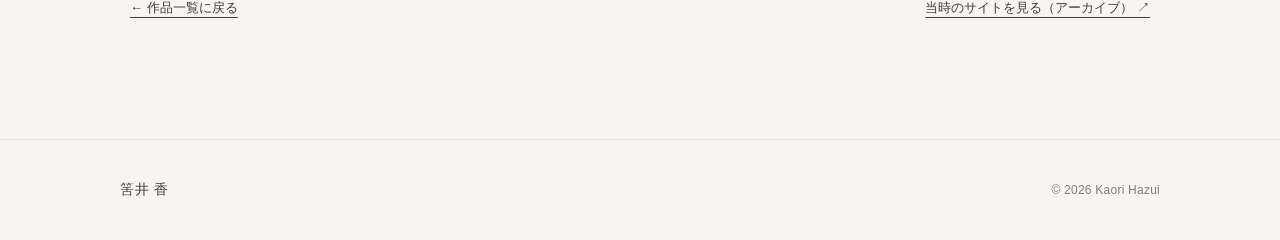
<file: projects/design/austrialpin.html>
<!DOCTYPE html>

<html lang="ja">
<head>
<meta charset="utf-8"/>
<meta content="width=device-width, initial-scale=1" name="viewport"/>
<title>AustriAlpin | デザイン実績 | 筈井 香</title>
<meta content="クライミングギアブランド「AustriAlpin」のブランドサイト制作・運用を担当。" name="description"/>
<link href="../../css/main.css" rel="stylesheet"/>
</head>
<body>
<header class="header"><nav aria-label="メインナビゲーション" class="nav"><a class="site-title" href="../../index.html">筈井 香</a><a href="../../index.html?view=design#projects">Design Works に戻る</a></nav></header>
<main class="design-detail">
<div class="design-detail__inner">
<a class="design-detail__back" href="../../index.html?view=design#projects">← 作品一覧に戻る</a>
<p class="design-detail__kicker">DESIGN WORKS / 05　·　ブランドサイト</p>
<h1 class="design-detail__title">AustriAlpin</h1>
<p class="design-detail__lead">クライミングギアブランド「AustriAlpin」のブランドサイト制作・運用を担当。</p><ul aria-label="使用技術・制作スキル" class="featured-project__tags design-detail__tags"><li>Web Design</li><li>Illustrator</li><li>HTML/CSS</li></ul>
<figure class="design-detail__visual"><img alt="AustriAlpinのWebサイト制作画面" src="../../img/design/austrialpin.jpg"/></figure>
<div class="design-detail__info">
<section><h2 class="design-detail__section-title">デザインコンセプト</h2><p>クライミングギアブランドらしい岩のゴツゴツ感や力強さを表現するため、当時のトレンドだった斜めレイアウトを採用。<br>
    躍動感とブランドイメージの両立を意識しました。</p></section>
<section><h2 class="design-detail__section-title">担当範囲</h2><ul class="hanowa-details__list design-detail__list"><li>担当者へのヒアリング</li><li>情報整理・構成検討</li><li>デザイン提案（複数案作成）</li><li>Webデザイン</li><li>HTML/CSSコーディング</li><li>更新運用</li></ul></section>
</div>
<div class="design-detail__footer"><a href="../../index.html?view=design#projects">← 作品一覧に戻る</a><a href="https://web.archive.org/web/20190619182004/https://www.evernew.co.jp/outdoor/austrialpin/index.html" rel="noopener noreferrer" target="_blank">当時のサイトを見る（アーカイブ） ↗</a></div>
</div>
</main>
<footer class="footer"><div class="footer__inner"><p class="footer__name">筈井 香</p><p class="footer__copyright">© 2026 Kaori Hazui</p></div></footer>
</body>
</html>
</file>
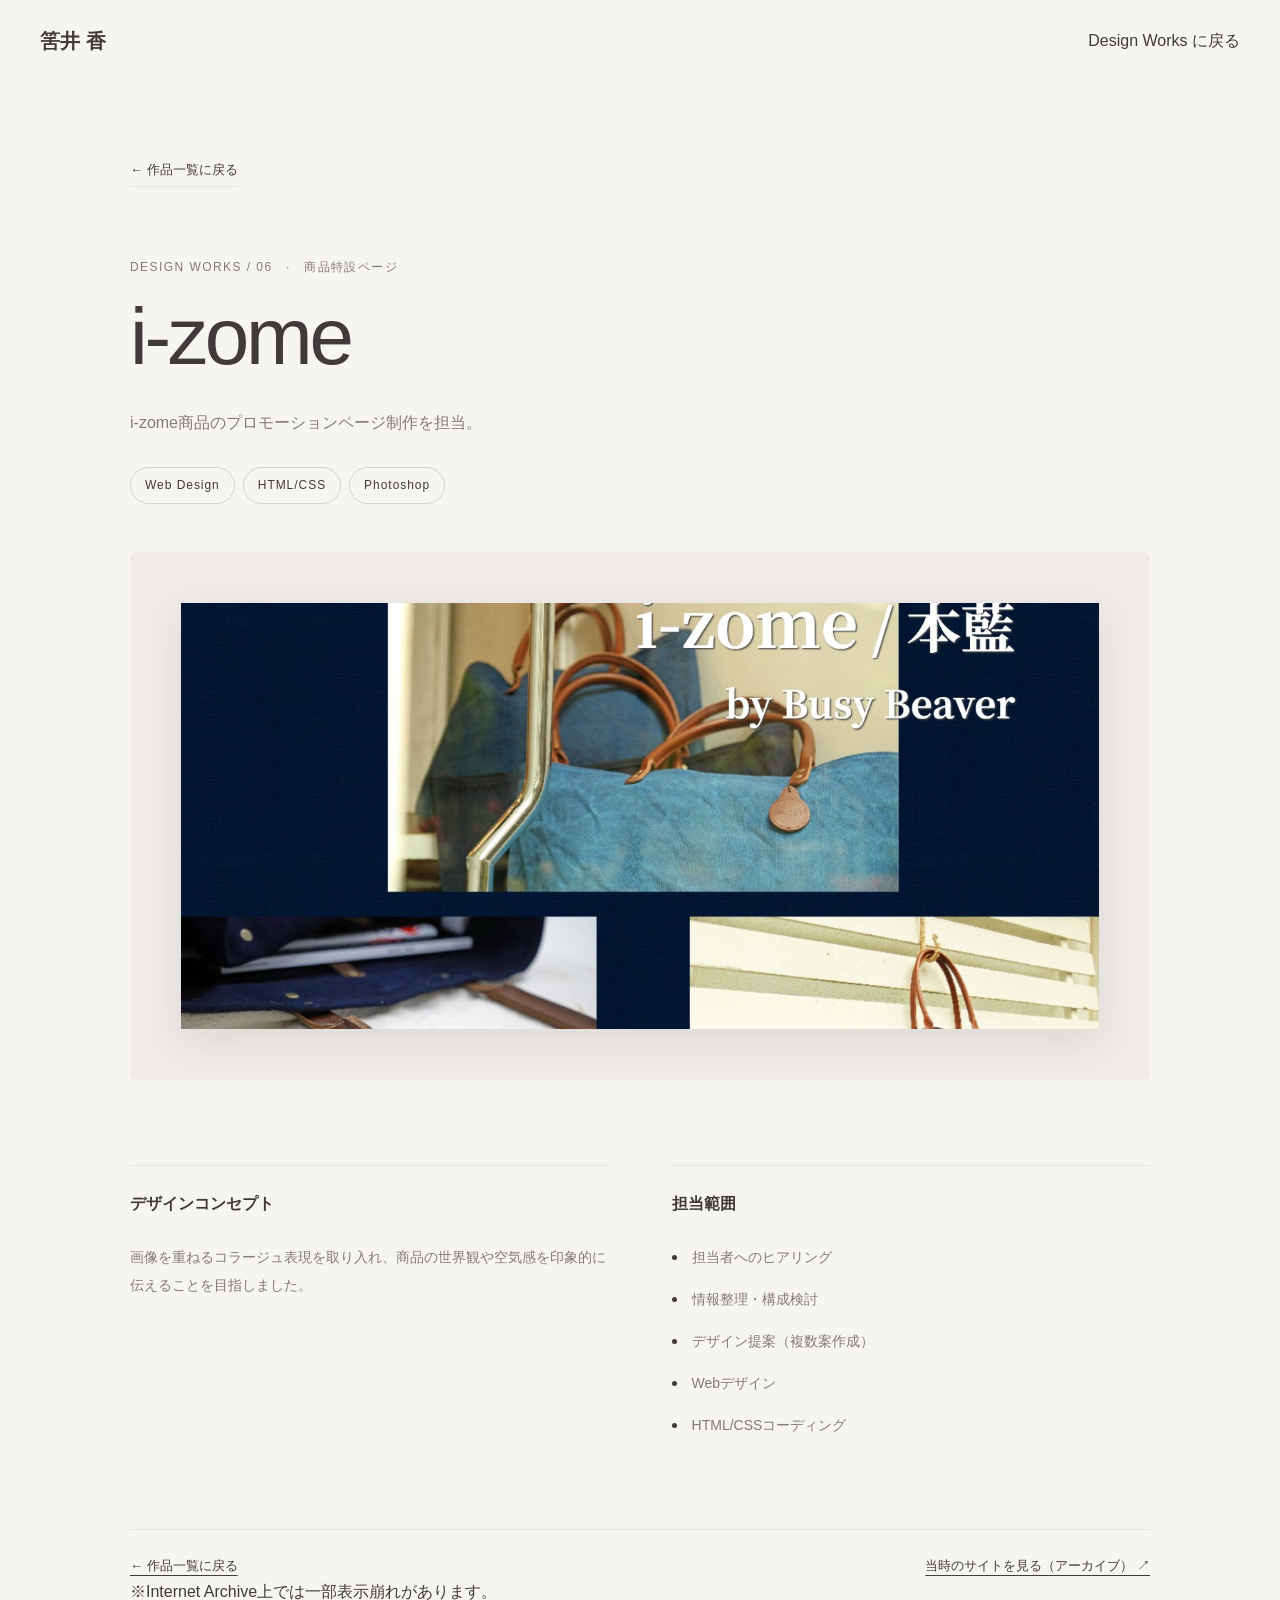
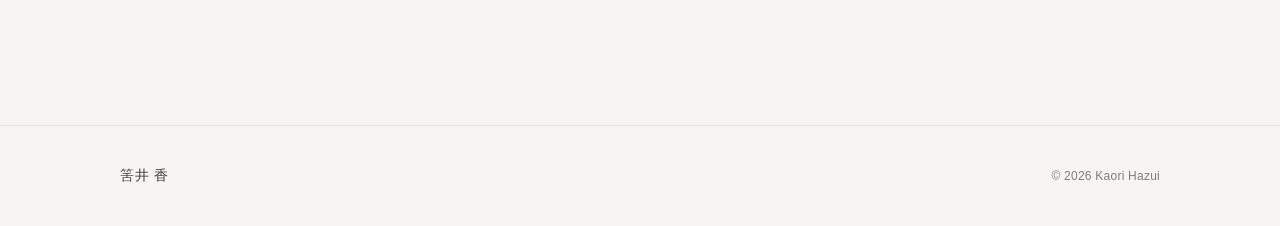
<file: projects/design/i-zome.html>
<!DOCTYPE html>

<html lang="ja">
<head>
<meta charset="utf-8"/>
<meta content="width=device-width, initial-scale=1" name="viewport"/>
<title>i-zome | デザイン実績 | 筈井 香</title>
<meta content="i-zome商品のプロモーションページ制作を担当。" name="description"/>
<link href="../../css/main.css" rel="stylesheet"/>
</head>
<body>
<header class="header"><nav aria-label="メインナビゲーション" class="nav"><a class="site-title" href="../../index.html">筈井 香</a><a href="../../index.html?view=design#projects">Design Works に戻る</a></nav></header>
<main class="design-detail">
<div class="design-detail__inner">
<a class="design-detail__back" href="../../index.html?view=design#projects">← 作品一覧に戻る</a>
<p class="design-detail__kicker">DESIGN WORKS / 06　·　商品特設ページ</p>
<h1 class="design-detail__title">i-zome</h1>
<p class="design-detail__lead">i-zome商品のプロモーションページ制作を担当。</p><ul aria-label="使用技術・制作スキル" class="featured-project__tags design-detail__tags"><li>Web Design</li><li>HTML/CSS</li><li>Photoshop</li></ul>
<figure class="design-detail__visual"><img alt="i-zomeのWebサイト制作画面" src="../../img/design/i-zome.jpg"/></figure>
<div class="design-detail__info">
<section><h2 class="design-detail__section-title">デザインコンセプト</h2><p>画像を重ねるコラージュ表現を取り入れ、商品の世界観や空気感を印象的に伝えることを目指しました。</p></section>
<section><h2 class="design-detail__section-title">担当範囲</h2><ul class="hanowa-details__list design-detail__list"><li>担当者へのヒアリング</li><li>情報整理・構成検討</li><li>デザイン提案（複数案作成）</li><li>Webデザイン</li><li>HTML/CSSコーディング</li></ul></section>
</div>
<div class="design-detail__footer"><a href="../../index.html?view=design#projects">← 作品一覧に戻る</a><a href="https://web.archive.org/web/20180821061913/http://busybeaver.jp/i-zome.html" rel="noopener noreferrer" target="_blank">当時のサイトを見る（アーカイブ） ↗</a></div>
<p class="design-detail__archive-note">※Internet Archive上では一部表示崩れがあります。</p>
</div>
</main>
<footer class="footer"><div class="footer__inner"><p class="footer__name">筈井 香</p><p class="footer__copyright">© 2026 Kaori Hazui</p></div></footer>
</body>
</html>
</file>
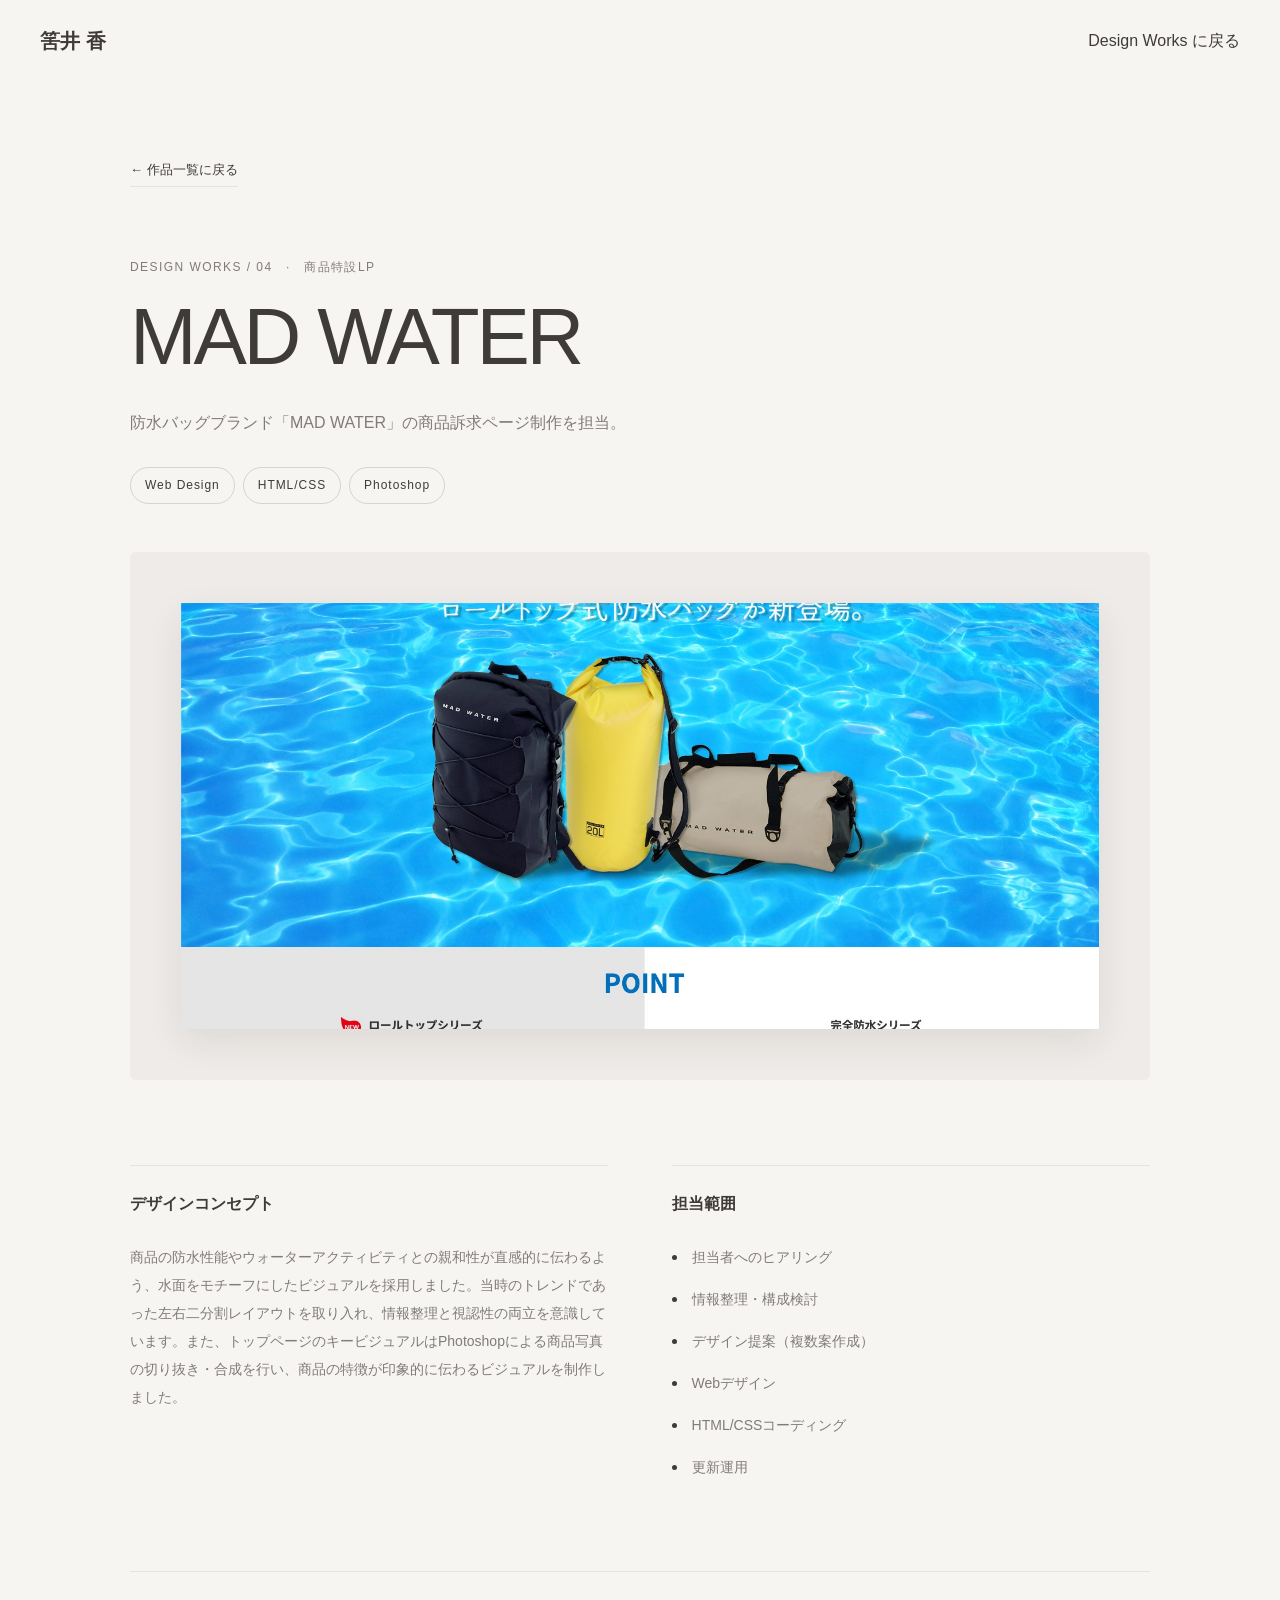
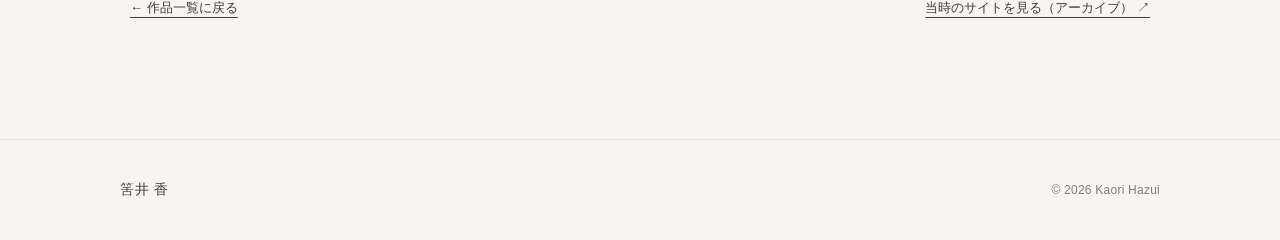
<file: projects/design/mad-water.html>
<!DOCTYPE html>

<html lang="ja">
<head>
<meta charset="utf-8"/>
<meta content="width=device-width, initial-scale=1" name="viewport"/>
<title>MAD WATER | デザイン実績 | 筈井 香</title>
<meta content="防水バッグブランド「MAD WATER」の商品訴求ページ制作を担当。" name="description"/>
<link href="../../css/main.css" rel="stylesheet"/>
</head>
<body>
<header class="header"><nav aria-label="メインナビゲーション" class="nav"><a class="site-title" href="../../index.html">筈井 香</a><a href="../../index.html?view=design#projects">Design Works に戻る</a></nav></header>
<main class="design-detail">
<div class="design-detail__inner">
<a class="design-detail__back" href="../../index.html?view=design#projects">← 作品一覧に戻る</a>
<p class="design-detail__kicker">DESIGN WORKS / 04　·　商品特設LP</p>
<h1 class="design-detail__title">MAD WATER</h1>
<p class="design-detail__lead">防水バッグブランド「MAD WATER」の商品訴求ページ制作を担当。</p><ul aria-label="使用技術・制作スキル" class="featured-project__tags design-detail__tags"><li>Web Design</li><li>HTML/CSS</li><li>Photoshop</li></ul>
<figure class="design-detail__visual"><img alt="MAD WATERのWebサイト制作画面" src="../../img/design/mad-water.jpg"/></figure>
<div class="design-detail__info">
<section><h2 class="design-detail__section-title">デザインコンセプト</h2><p>商品の防水性能やウォーターアクティビティとの親和性が直感的に伝わるよう、水面をモチーフにしたビジュアルを採用しました。当時のトレンドであった左右二分割レイアウトを取り入れ、情報整理と視認性の両立を意識しています。また、トップページのキービジュアルはPhotoshopによる商品写真の切り抜き・合成を行い、商品の特徴が印象的に伝わるビジュアルを制作しました。</p></section>
<section><h2 class="design-detail__section-title">担当範囲</h2><ul class="hanowa-details__list design-detail__list"><li>担当者へのヒアリング</li><li>情報整理・構成検討</li><li>デザイン提案（複数案作成）</li><li>Webデザイン</li><li>HTML/CSSコーディング</li><li>更新運用</li></ul></section>
</div>
<div class="design-detail__footer"><a href="../../index.html?view=design#projects">← 作品一覧に戻る</a><a href="https://web.archive.org/web/20190619182015/http://www.evernew.co.jp/outdoor/madwater/index.html" rel="noopener noreferrer" target="_blank">当時のサイトを見る（アーカイブ） ↗</a></div>
</div>
</main>
<footer class="footer"><div class="footer__inner"><p class="footer__name">筈井 香</p><p class="footer__copyright">© 2026 Kaori Hazui</p></div></footer>
</body>
</html>
</file>
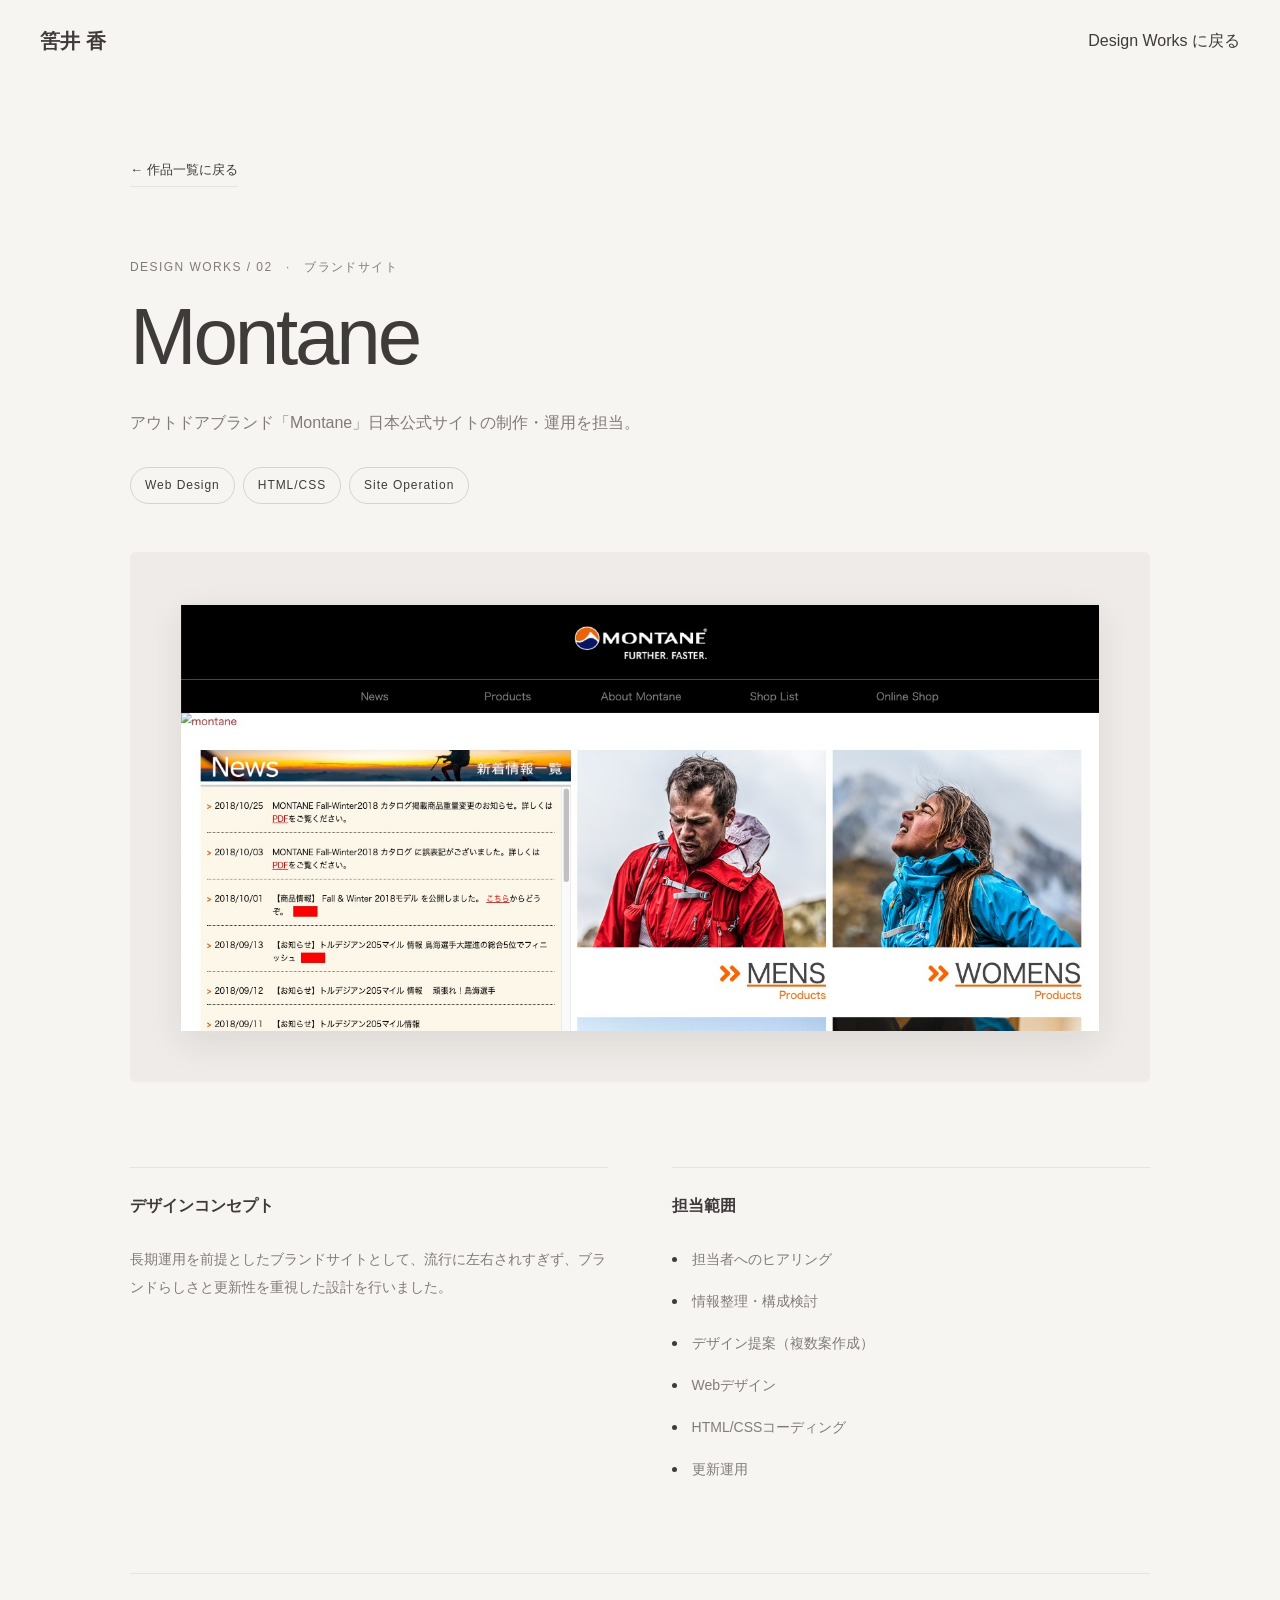
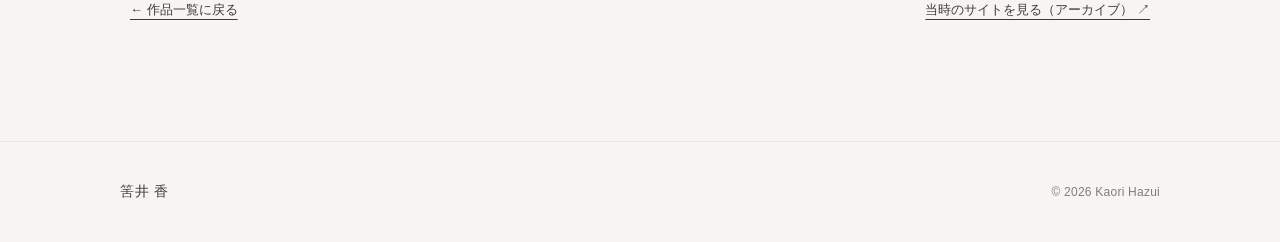
<file: projects/design/montane.html>
<!DOCTYPE html>

<html lang="ja">
<head>
<meta charset="utf-8"/>
<meta content="width=device-width, initial-scale=1" name="viewport"/>
<title>Montane | デザイン実績 | 筈井 香</title>
<meta content="アウトドアブランド「Montane」日本公式サイトの制作・運用を担当。" name="description"/>
<link href="../../css/main.css" rel="stylesheet"/>
</head>
<body>
<header class="header"><nav aria-label="メインナビゲーション" class="nav"><a class="site-title" href="../../index.html">筈井 香</a><a href="../../index.html?view=design#projects">Design Works に戻る</a></nav></header>
<main class="design-detail">
<div class="design-detail__inner">
<a class="design-detail__back" href="../../index.html?view=design#projects">← 作品一覧に戻る</a>
<p class="design-detail__kicker">DESIGN WORKS / 02　·　ブランドサイト</p>
<h1 class="design-detail__title">Montane</h1>
<p class="design-detail__lead">アウトドアブランド「Montane」日本公式サイトの制作・運用を担当。</p><ul aria-label="使用技術・制作スキル" class="featured-project__tags design-detail__tags"><li>Web Design</li><li>HTML/CSS</li><li>Site Operation</li></ul>
<figure class="design-detail__visual"><img alt="MontaneのWebサイト制作画面" src="../../img/design/montane.jpg"/></figure>
<div class="design-detail__info">
<section><h2 class="design-detail__section-title">デザインコンセプト</h2><p>長期運用を前提としたブランドサイトとして、流行に左右されすぎず、ブランドらしさと更新性を重視した設計を行いました。</p></section>
<section><h2 class="design-detail__section-title">担当範囲</h2><ul class="hanowa-details__list design-detail__list"><li>担当者へのヒアリング</li><li>情報整理・構成検討</li><li>デザイン提案（複数案作成）</li><li>Webデザイン</li><li>HTML/CSSコーディング</li><li>更新運用</li></ul></section>
</div>
<div class="design-detail__footer"><a href="../../index.html?view=design#projects">← 作品一覧に戻る</a><a href="https://web.archive.org/web/20190817090402/http://www.montane.jp/" rel="noopener noreferrer" target="_blank">当時のサイトを見る（アーカイブ） ↗</a></div>
</div>
</main>
<footer class="footer"><div class="footer__inner"><p class="footer__name">筈井 香</p><p class="footer__copyright">© 2026 Kaori Hazui</p></div></footer>
</body>
</html>
</file>
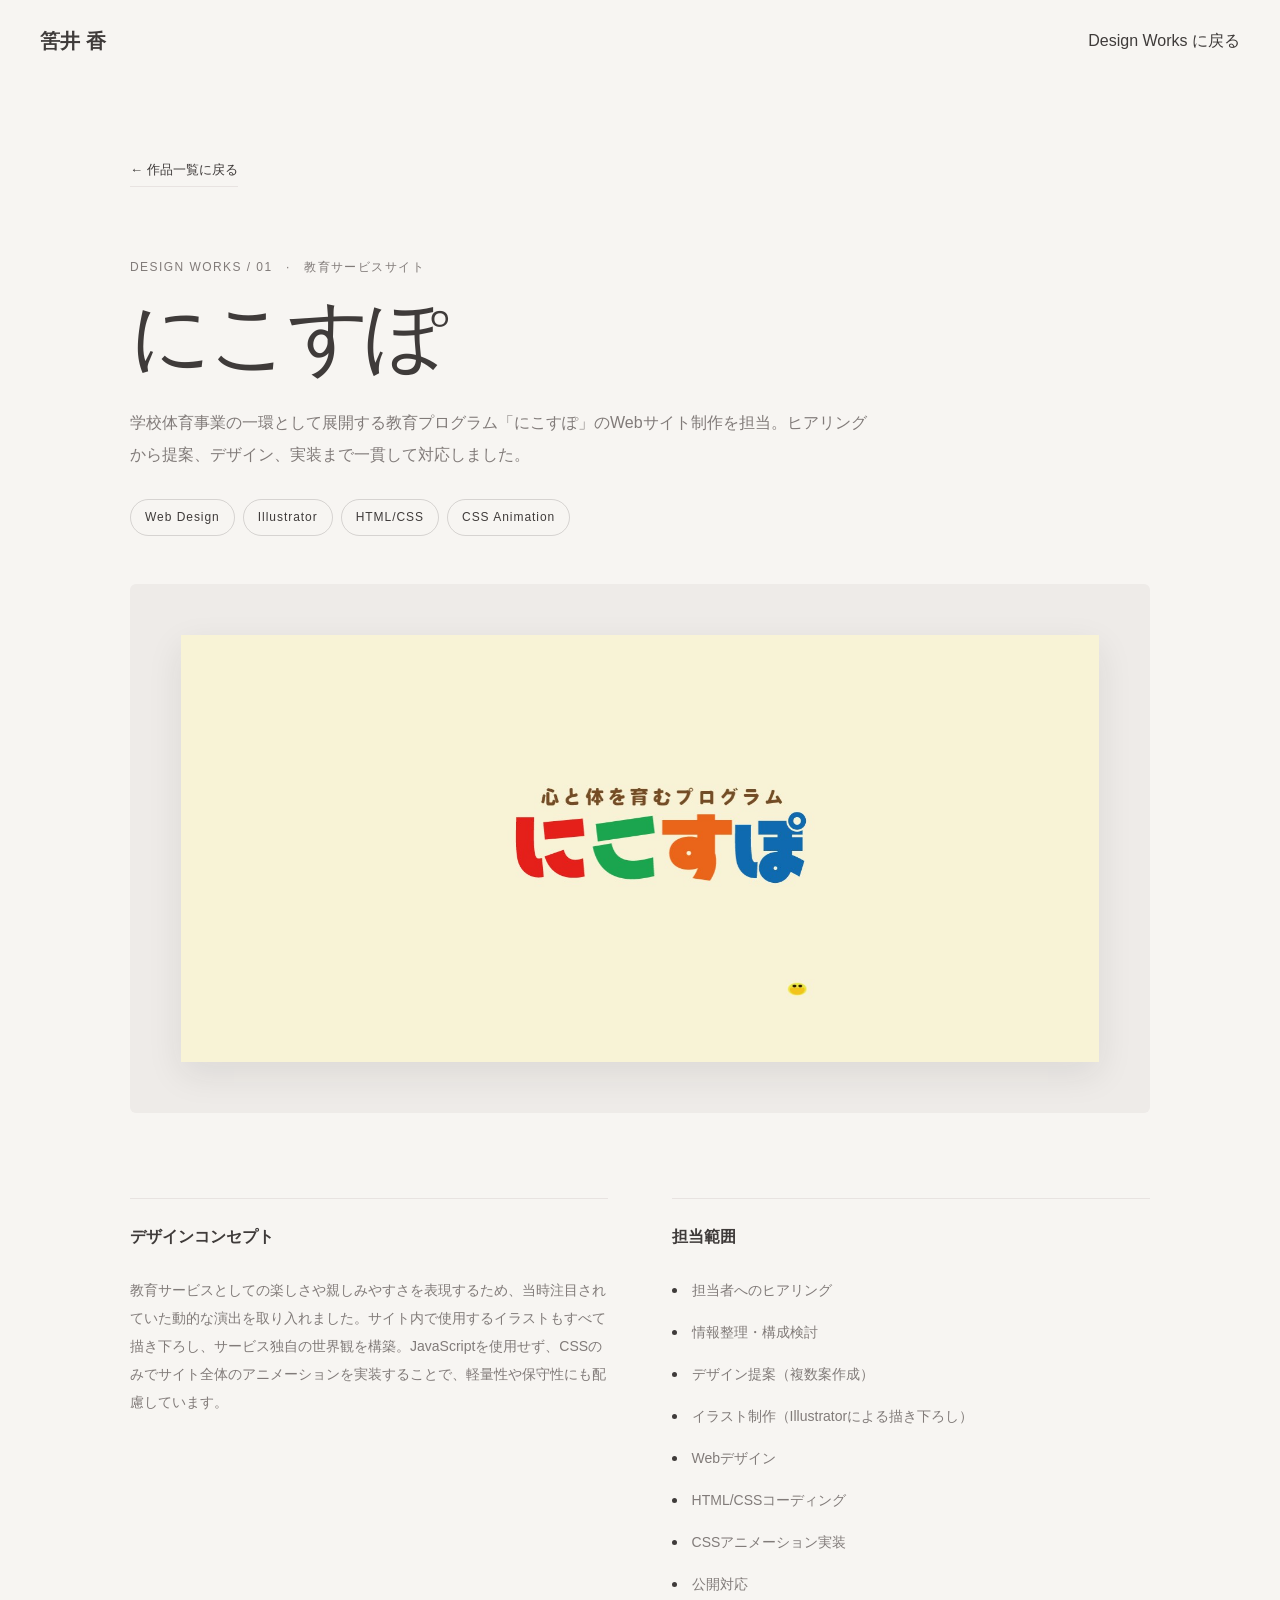
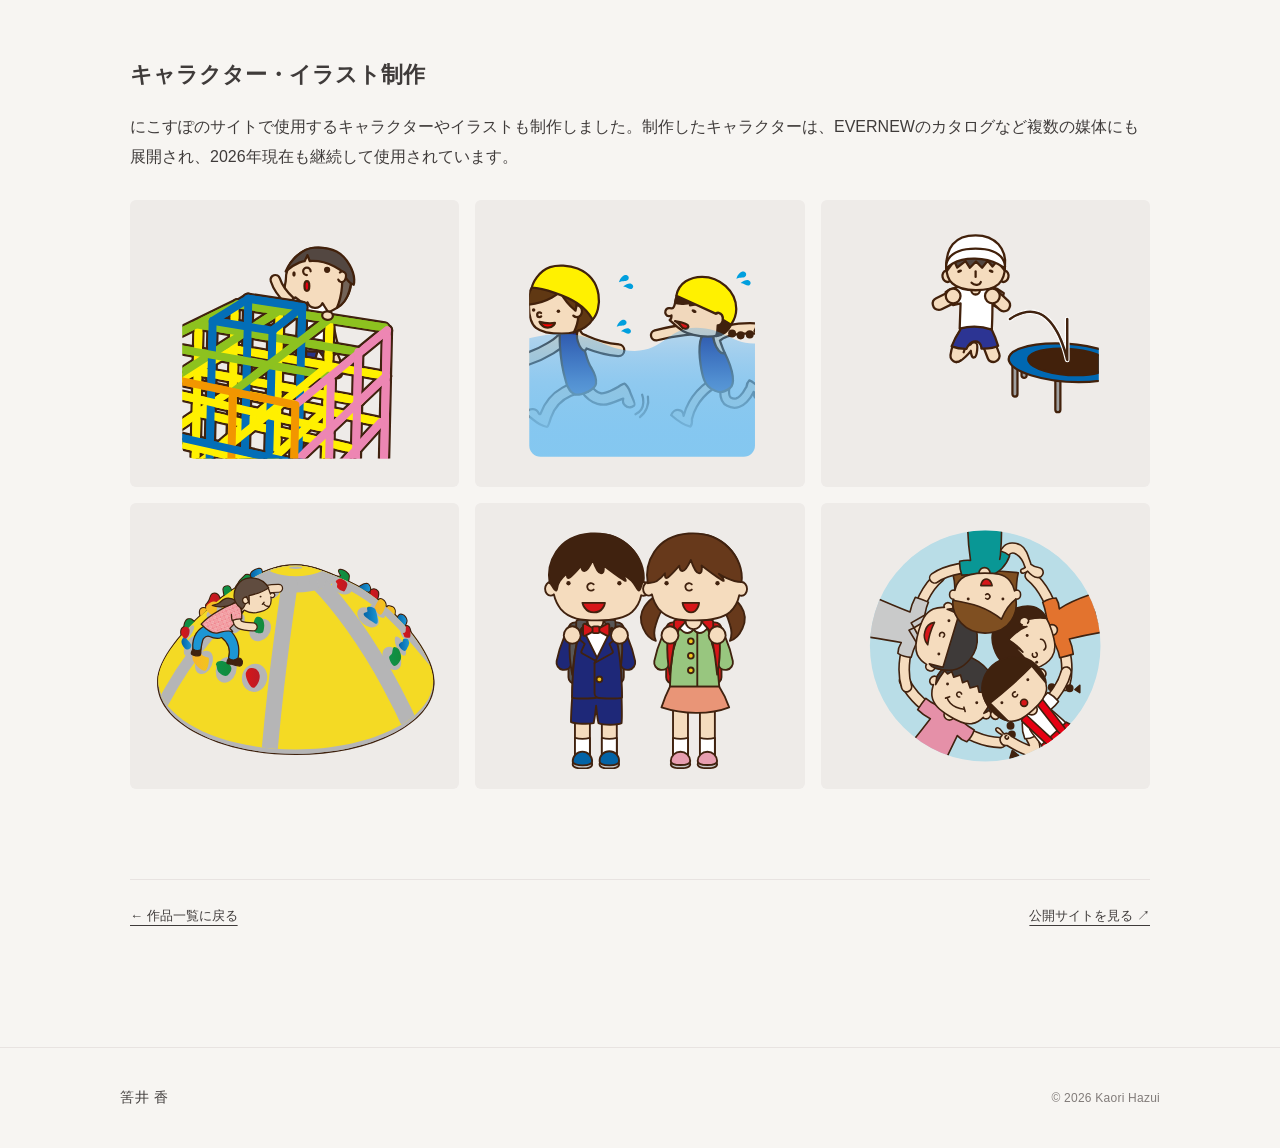
<file: projects/design/nicospo.html>
<!DOCTYPE html>

<html lang="ja">
<head>
<meta charset="utf-8"/>
<meta content="width=device-width, initial-scale=1" name="viewport"/>
<title>にこすぽ | デザイン実績 | 筈井 香</title>
<meta content="学校体育事業の一環として展開する教育プログラム「にこすぽ」のWebサイト制作を担当。ヒアリングから提案、デザイン、実装まで一貫して対応しました。" name="description"/>
<link href="../../css/main.css" rel="stylesheet"/>
</head>
<body>
<header class="header"><nav aria-label="メインナビゲーション" class="nav"><a class="site-title" href="../../index.html">筈井 香</a><a href="../../index.html?view=design#projects">Design Works に戻る</a></nav></header>
<main class="design-detail">
<div class="design-detail__inner">
<a class="design-detail__back" href="../../index.html?view=design#projects">← 作品一覧に戻る</a>
<p class="design-detail__kicker">DESIGN WORKS / 01　·　教育サービスサイト</p>
<h1 class="design-detail__title">にこすぽ</h1>
<p class="design-detail__lead">学校体育事業の一環として展開する教育プログラム「にこすぽ」のWebサイト制作を担当。ヒアリングから提案、デザイン、実装まで一貫して対応しました。</p><ul aria-label="使用技術・制作スキル" class="featured-project__tags design-detail__tags"><li>Web Design</li><li>Illustrator</li><li>HTML/CSS</li><li>CSS Animation</li></ul>
<figure class="design-detail__visual"><img alt="にこすぽのWebサイト制作画面" src="../../img/design/nicospo.jpg"/></figure>
<div class="design-detail__info">
<section><h2 class="design-detail__section-title">デザインコンセプト</h2><p>教育サービスとしての楽しさや親しみやすさを表現するため、当時注目されていた動的な演出を取り入れました。サイト内で使用するイラストもすべて描き下ろし、サービス独自の世界観を構築。JavaScriptを使用せず、CSSのみでサイト全体のアニメーションを実装することで、軽量性や保守性にも配慮しています。</p></section>
<section><h2 class="design-detail__section-title">担当範囲</h2><ul class="hanowa-details__list design-detail__list"><li>担当者へのヒアリング</li><li>情報整理・構成検討</li><li>デザイン提案（複数案作成）</li><li>イラスト制作（Illustratorによる描き下ろし）</li><li>Webデザイン</li><li>HTML/CSSコーディング</li><li>CSSアニメーション実装</li><li>公開対応</li></ul></section>
</div><section aria-labelledby="nicospo-illustrations-heading" class="nicospo-illustrations"><h2 class="design-detail__section-title" id="nicospo-illustrations-heading">キャラクター・イラスト制作</h2><p class="nicospo-illustrations__lead">にこすぽのサイトで使用するキャラクターやイラストも制作しました。制作したキャラクターは、EVERNEWのカタログなど複数の媒体にも展開され、2026年現在も継続して使用されています。</p><div class="nicospo-illustrations__grid"><figure><img alt="ジャングルジムのイラスト" loading="lazy" src="../../img/design/illustrations/illust_im05.svg"/></figure><figure><img alt="水遊びのイラスト" loading="lazy" src="../../img/design/illustrations/illust_im24.svg"/></figure><figure><img alt="運動プログラムの全体図" loading="lazy" src="../../img/design/illustrations/illust_im59.svg"/></figure><figure><img alt="大型遊具のイラスト" loading="lazy" src="../../img/design/illustrations/illust_im83.svg"/></figure><figure><img alt="園児キャラクターのイラスト" loading="lazy" src="../../img/design/illustrations/illust_im92.svg"/></figure><figure><img alt="キャラクターの集合イラスト" loading="lazy" src="../../img/design/illustrations/illust_im93.svg"/></figure></div></section>
<div class="design-detail__footer"><a href="../../index.html?view=design#projects">← 作品一覧に戻る</a><a href="https://nicospo.jp/" rel="noopener noreferrer" target="_blank">公開サイトを見る ↗</a></div>
</div>
</main>
<footer class="footer"><div class="footer__inner"><p class="footer__name">筈井 香</p><p class="footer__copyright">© 2026 Kaori Hazui</p></div></footer>
</body>
</html>
</file>
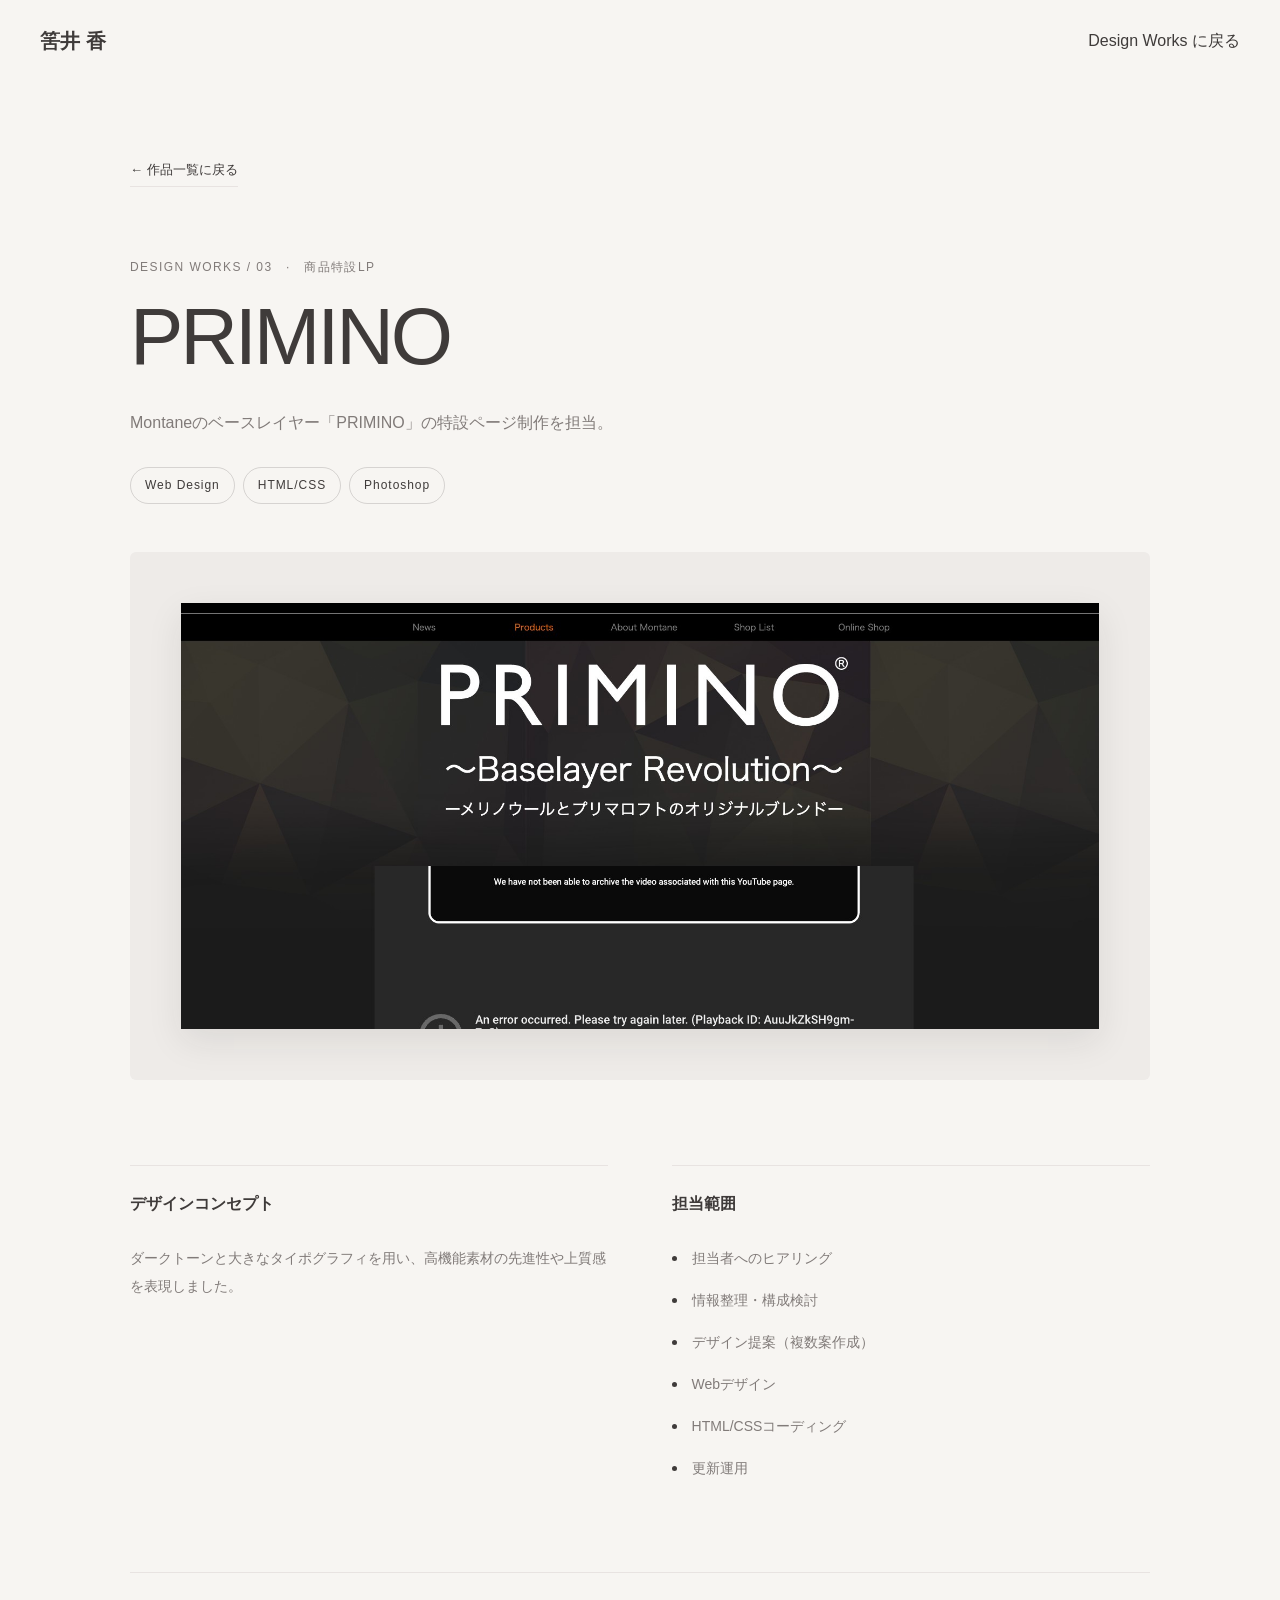
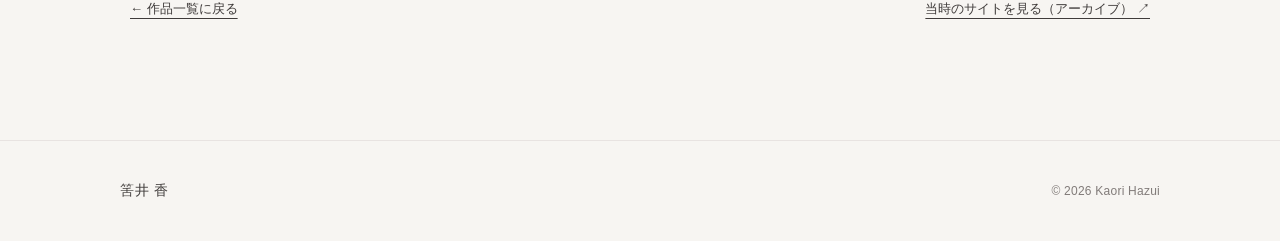
<file: projects/design/primino.html>
<!DOCTYPE html>

<html lang="ja">
<head>
<meta charset="utf-8"/>
<meta content="width=device-width, initial-scale=1" name="viewport"/>
<title>PRIMINO | デザイン実績 | 筈井 香</title>
<meta content="Montaneのベースレイヤー「PRIMINO」の特設ページ制作を担当。" name="description"/>
<link href="../../css/main.css" rel="stylesheet"/>
</head>
<body>
<header class="header"><nav aria-label="メインナビゲーション" class="nav"><a class="site-title" href="../../index.html">筈井 香</a><a href="../../index.html?view=design#projects">Design Works に戻る</a></nav></header>
<main class="design-detail">
<div class="design-detail__inner">
<a class="design-detail__back" href="../../index.html?view=design#projects">← 作品一覧に戻る</a>
<p class="design-detail__kicker">DESIGN WORKS / 03　·　商品特設LP</p>
<h1 class="design-detail__title">PRIMINO</h1>
<p class="design-detail__lead">Montaneのベースレイヤー「PRIMINO」の特設ページ制作を担当。</p><ul aria-label="使用技術・制作スキル" class="featured-project__tags design-detail__tags"><li>Web Design</li><li>HTML/CSS</li><li>Photoshop</li></ul>
<figure class="design-detail__visual"><img alt="PRIMINOのWebサイト制作画面" src="../../img/design/primino.jpg"/></figure>
<div class="design-detail__info">
<section><h2 class="design-detail__section-title">デザインコンセプト</h2><p>ダークトーンと大きなタイポグラフィを用い、高機能素材の先進性や上質感を表現しました。</p></section>
<section><h2 class="design-detail__section-title">担当範囲</h2><ul class="hanowa-details__list design-detail__list"><li>担当者へのヒアリング</li><li>情報整理・構成検討</li><li>デザイン提案（複数案作成）</li><li>Webデザイン</li><li>HTML/CSSコーディング</li><li>更新運用</li></ul></section>
</div>
<div class="design-detail__footer"><a href="../../index.html?view=design#projects">← 作品一覧に戻る</a><a href="https://web.archive.org/web/20191015045217/http://www.montane.jp/primino/" rel="noopener noreferrer" target="_blank">当時のサイトを見る（アーカイブ） ↗</a></div>
</div>
</main>
<footer class="footer"><div class="footer__inner"><p class="footer__name">筈井 香</p><p class="footer__copyright">© 2026 Kaori Hazui</p></div></footer>
</body>
</html>
</file>
<file: css/main.css>
/* Reset
---------------------------------------- */

*,
*::before,
*::after {
  box-sizing: border-box;
}

html {
  scroll-behavior: smooth;
  font-size: 100%;
}

body,
h1,
h2,
h3,
h4,
p,
ul,
ol,
figure {
  margin: 0;
}

ul,
ol {
  padding: 0;
  list-style: none;
}

img,
picture,
svg {
  display: block;
  max-width: 100%;
}

button,
input,
textarea,
select {
  font: inherit;
}

a {
  color: inherit;
  text-decoration: none;
}

button {
  padding: 0;
  color: inherit;
  background: none;
  border: 0;
  cursor: pointer;
}


/* Variables
======================================== */

:root {
  /* Color */

  --color-bg: #f7f5f2;
  --color-surface: #ffffff;

  --color-text: #3f3b3a;
  --color-subtext: #817b79;

  --color-border: #e8e3e1;
  --color-accent: #3f3b3a;

  /* Section Background */

  --color-section-blue: #f3f5f4;
  --color-section-pink: #f7f1f2;
  --color-section-lavender: #f2f1f6;

  /* Hero */

  --hero-gradient: linear-gradient(
    135deg,
    #9fddf3 0%,
    #c8c4f4 48%,
    #f3bfd7 100%
  );

  /* Typography */

  --font-base:
    "Noto Sans JP",
    -apple-system,
    BlinkMacSystemFont,
    "Segoe UI",
    sans-serif;

  --font-en:
    "Inter",
    -apple-system,
    BlinkMacSystemFont,
    sans-serif;

  /* Font Size */

  --font-size-xs: 0.75rem;       /* 12px */
  --font-size-sm: 0.875rem;      /* 14px */
  --font-size-base: 1rem;        /* 16px */
  --font-size-lead: 1.0625rem;   /* 17px */
  --font-size-subtitle: 1.25rem; /* 20px */

  --font-size-card-title:
    clamp(1.25rem, 2vw, 1.5rem); /* 20〜24px */

  --font-size-feature:
    clamp(1.75rem, 2.5vw, 2.375rem); /* 28〜38px */

  --font-size-section:
    clamp(2.375rem, 3.5vw, 3.25rem); /* 38〜52px */

  --font-size-hero:
    clamp(2.5rem, 4vw, 4rem); /* 40〜64px */

  /* Layout */

  --container-width: 1120px;
  --container-padding: 24px;

  /* Spacing */

  --space-xs: 8px;
  --space-sm: 16px;
  --space-md: 32px;
  --space-lg: 64px;
  --space-xl: 96px;

  /* Section spacing */

  --section-space: 140px;
  --section-space-sp: 96px;

  /* Radius */

  --radius-sm: 8px;
  --radius-md: 12px;

  /* Animation */

  --transition: 0.2s ease;
}

 /* Section Label
---------------------------------------- */

.section-label {
  display: flex;
  align-items: center;
  gap: 16px;

  margin: 0 0 28px;

  font-family: var(--font-en);
  font-size: 0.75rem;
  font-weight: 500;
  line-height: 1;
  letter-spacing: 0.24em;
  text-transform: uppercase;

  color: var(--color-text);
}

.section-label span {
  color: var(--color-subtext);
  font-weight: 400;
}


/* Base
---------------------------------------- */

body {
  position: relative;

  min-height: 100vh;

  color: var(--color-text);
  background-color: var(--color-bg);

  font-family: var(--font-base);
  font-size: var(--font-size-base);
  line-height: 1.7;

  -webkit-font-smoothing: antialiased;
}

a,
button {
  transition:
    opacity 0.2s ease,
    color 0.2s ease,
    background-color 0.2s ease;
}

a:hover,
button:hover {
  opacity: 0.7;
}

a:focus-visible,
button:focus-visible {
  outline: 2px solid currentColor;
  outline-offset: 4px;
}


/* Page Wave
======================================== */

/* Hero内だけ波を表示するためのマスク */

.hero-wave-mask {
  position: absolute;
  inset: 0;

  overflow: hidden;

  pointer-events: none;
  z-index: 0;
}

/* 波そのもの */

.hero-wave-mask .page-wave {
  position: absolute;
  top: 0;
  left: 0;

  width: clamp(120px, 14vw, 220px);
  height: 300vh;

  pointer-events: none;
}

.page-wave {
  position: absolute;
  top: 0;
  left: 0;

  width: clamp(130px, 18vw, 290px);
  height: 100vh;

  overflow: hidden;

  pointer-events: none;
  z-index: 10;
}

.page-wave svg {
  display: block;
  width: 100%;
  height: 100%;
}

.page-wave path {
  fill: url(#wave-fill);
  opacity: 0.62;
}

.wave-flow {
  animation: wave-scroll 75s linear infinite;
}

@keyframes wave-scroll {
  from {
    transform: translateY(0);
  }

  to {
    transform: translateY(3000px);
  }
}


/* Header
======================================== */

.header {
  position: fixed;
  inset: 0 0 auto;
  z-index: 100;

  padding: 24px 40px;

  color: var(--color-text);

  background: rgba(247, 245, 242, 0.95);
  backdrop-filter: blur(12px);
  -webkit-backdrop-filter: blur(12px);
}

.nav {
  display: flex;
  justify-content: space-between;
  align-items: center;
}

.site-title {
  font-size: var(--font-size-subtitle);
  font-weight: 700;
}

.nav__list {
  display: flex;
  gap: 40px;

  list-style: none;
}


/* Hero
======================================== */

.hero {
  position: relative;

  min-height: 100vh;

  overflow: hidden;
}


/* Inner
---------------------------------------- */

.hero__inner {
  position: relative;

  width: min(
    var(--container-width),
    calc(100% - (var(--container-padding) * 2))
  );

  min-height: 100vh;
  margin-inline: auto;

  display: flex;
  align-items: center;
}


/* Text
---------------------------------------- */

.hero__content {
  position: relative;
  z-index: 2;
  width: 60%;
}

.hero__label {
  margin-bottom: 32px;

  font-family: var(--font-en);
  font-size: var(--font-size-xs);
  font-weight: 600;
  letter-spacing: 0.3em;

  color: var(--color-text);
}

.hero__title {
  max-width: none;
  margin-bottom: 36px;

  font-size: clamp(30px, 3.2vw, 44px);
  font-weight: 500;
  line-height: 1.45;
  letter-spacing: -0.02em;

  color: var(--color-text);
}

.hero__description {
  color: var(--color-subtext);

  font-size: var(--font-size-base);
  line-height: 2;
}


/* Hero Visual
======================================== */

.hero__visual {
  position: absolute;
  z-index: 1;

  top: 0;
  right: -3%;

  width: 62%;
  height: 100%;

  pointer-events: none;
}


/* Blob common
---------------------------------------- */

.blob {
  position: absolute;
  display: block;

  aspect-ratio: 1;
  transform-origin: center;

  mix-blend-mode: normal;

  will-change: border-radius, transform;
}


/* 01 Blue
---------------------------------------- */

.blob--blue {
  top: -5%;
  right: -31%;

  width: clamp(330px, 32vw, 490px);

  background: linear-gradient(
    135deg,
    rgba(184, 224, 239, 0.82) 0%,
    rgba(198, 218, 242, 0.78) 52%,
    rgba(215, 207, 239, 0.74) 100%
  );

  border-radius:
    72% 28% 61% 39%
    / 36% 64% 42% 58%;

  animation:
    blob-blue 13s ease-in-out infinite alternate;
}


/* 02 Pink
---------------------------------------- */

.blob--pink {
  top: 22%;
  right: 23%;

  width: clamp(250px, 25vw, 390px);

  background: linear-gradient(
    145deg,
    rgba(244, 198, 218, 0.78) 0%,
    rgba(246, 218, 213, 0.74) 48%,
    rgba(225, 207, 235, 0.72) 100%
  );

  border-radius:
    41% 59% 72% 28%
    / 61% 37% 63% 39%;

  animation:
    blob-pink 16s ease-in-out infinite alternate;
}


/* 03 Blue Gray
---------------------------------------- */

.blob--grayblue {
  top: 58%;
  right: -8%;

  width: clamp(220px, 22vw, 340px);

  background: linear-gradient(
    130deg,
    rgba(200, 232, 222, 0.78) 0%,
    rgba(186, 222, 238, 0.78) 52%,
    rgba(213, 207, 239, 0.72) 100%
  );

  border-radius:
    68% 32% 43% 57%
    / 39% 61% 67% 33%;

  animation:
    blob-grayblue 11s ease-in-out infinite alternate;
}


/* 04 Cream
---------------------------------------- */

.blob--cream {
  top: 76%;
  right: 27%;

  width: clamp(90px, 9vw, 135px);

  background: linear-gradient(
    135deg,
    rgba(255, 244, 181, 0.86) 0%,
    rgba(250, 222, 202, 0.80) 48%,
    rgba(244, 199, 218, 0.76) 100%
  );

  border-radius:
    57% 43% 69% 31%
    / 63% 37% 52% 48%;

  animation:
    blob-cream 9s ease-in-out infinite alternate;
}


/* Blob animations
======================================== */

@keyframes blob-blue {
  0% {
    border-radius:
      72% 28% 61% 39%
      / 36% 64% 42% 58%;

    transform:
      rotate(0deg)
      scale(1);
  }

  50% {
    border-radius:
      43% 57% 31% 69%
      / 62% 38% 68% 32%;

    transform:
      rotate(5deg)
      scale(1.03);
  }

  100% {
    border-radius:
      56% 44% 74% 26%
      / 32% 67% 33% 68%;

    transform:
      rotate(-4deg)
      scale(0.98);
  }
}

@keyframes blob-pink {
  0% {
    border-radius:
      41% 59% 72% 28%
      / 61% 37% 63% 39%;

    transform:
      rotate(0deg)
      scale(1);
  }

  50% {
    border-radius:
      69% 31% 46% 54%
      / 35% 65% 41% 59%;

    transform:
      rotate(-5deg)
      scale(1.04);
  }

  100% {
    border-radius:
      34% 66% 57% 43%
      / 68% 32% 55% 45%;

    transform:
      rotate(4deg)
      scale(0.97);
  }
}

@keyframes blob-grayblue {
  0% {
    border-radius:
      68% 32% 43% 57%
      / 39% 61% 67% 33%;

    transform:
      rotate(0deg)
      scale(1);
  }

  50% {
    border-radius:
      38% 62% 67% 33%
      / 66% 34% 42% 58%;

    transform:
      rotate(7deg)
      scale(1.05);
  }

  100% {
    border-radius:
      61% 39% 32% 68%
      / 44% 69% 31% 56%;

    transform:
      rotate(-5deg)
      scale(0.98);
  }
}

@keyframes blob-cream {
  0% {
    border-radius:
      57% 43% 69% 31%
      / 63% 37% 52% 48%;

    transform:
      rotate(0deg)
      scale(1);
  }

  50% {
    border-radius:
      71% 29% 42% 58%
      / 38% 62% 67% 33%;

    transform:
      rotate(-8deg)
      scale(1.06);
  }

  100% {
    border-radius:
      36% 64% 59% 41%
      / 68% 32% 43% 57%;

    transform:
      rotate(6deg)
      scale(0.96);
  }
}


/* Reduced motion
---------------------------------------- */

@media (prefers-reduced-motion: reduce) {
  .blob,
  .wave-flow {
    animation: none;
  }
}


/* Hero responsive
======================================== */

@media (max-width: 768px) {
  .hero__inner {
    align-items: flex-start;

    padding-top: 30vh;
    padding-bottom: 80px;
  }

  .hero__content {
    width: 100%;
  }

  .hero__label {
    margin-bottom: 20px;
  }

  .hero__title {
    margin-bottom: 24px;
    font-size: clamp(28px, 7vw, 40px);
    line-height: 1.45;
  }

  .hero__title .pc-only {
    display: none;
  }

  .hero__visual {
    top: -5%;
    right: -25%;

    width: 100%;
    height: 60%;

    transform: none;

    opacity: 0.9;
  }

  .blob--blue {
    width: 60vw;
  }

  .blob--pink {
    top: 25%;
    right: 35%;

    width: 52vw;
  }

  .blob--grayblue {
    top: 48%;
    right: 12%;

    width: 38vw;
  }

  .blob--cream {
    top: 55%;
    right: 42%;

    width: 23vw;
  }
}


/* Layout
======================================== */

.page {
  width: 100%;
}

.section {
  padding-block: var(--section-space);
}

.section__label {
  margin-bottom: var(--space-sm);

  color: var(--color-subtext);

  font-family: var(--font-en);
  font-size: var(--font-size-xs);
  font-weight: 700;
  letter-spacing: 0.18em;
  text-transform: uppercase;
}

.section__title {
  margin-bottom: var(--space-lg);

  font-size: var(--font-size-section);
  line-height: 1.35;
}

@media (max-width: 768px) {
  .section {
    padding-block: var(--section-space-sp);
  }
}


/* Featured Project
======================================== */

.featured-project {
  position: relative;

  background: var(--color-bg);
}

.featured-project__inner {
  width: min(
    var(--container-width),
    calc(100% - (var(--container-padding) * 2))
  );

  margin-inline: auto;
}

.featured-project__inner + .featured-project__inner {
  margin-top: 80px;
  padding-top: 80px;
  border-top: 1px solid rgba(63, 59, 58, 0.15);
}

@media (max-width: 768px) {
  .featured-project__inner + .featured-project__inner {
    margin-top: 56px;
    padding-top: 56px;
  }
}


/* Header
---------------------------------------- */

.featured-project__header {
  max-width: 680px;

  margin-bottom: 72px;
}

.featured-project__title {
  margin-bottom: 8px;

  font-size: var(--font-size-section);
  font-weight: 500;
  line-height: 1.35;
  letter-spacing: -0.02em;

  color: var(--color-text);
}

.featured-project__name {
  margin-bottom: 32px;

  font-family: var(--font-en);
  font-size: var(--font-size-sm);
  letter-spacing: 0.06em;

  color: var(--color-subtext);
}

.featured-project__description {
  font-size: var(--font-size-base);
  line-height: 2;

  color: var(--color-subtext);
}


/* Tags
---------------------------------------- */

.featured-project__tags {
  display: flex;
  flex-wrap: wrap;
  gap: 8px;

  margin-top: 28px;
  padding: 0;

  list-style: none;
}

.featured-project__tags li {
  padding: 7px 14px;

  border: 1px solid rgba(63, 59, 58, 0.18);
  border-radius: 999px;

  font-family: var(--font-en);
  font-size: var(--font-size-xs);
  letter-spacing: 0.08em;

  color: var(--color-text);
}


/* Visual
---------------------------------------- */

.featured-project__visual {
  margin-top: 48px;
  padding: 0;
  background: transparent;
  border-radius: 0;
}

.featured-project__image-wrap {
  position: relative;

  overflow: hidden;

  border-radius: 12px;

  box-shadow:
    0 24px 60px rgba(63, 59, 58, 0.10);
}

.featured-project__image {
  display: block;
  width: 100%;
  border-radius: 12px;
  box-shadow:
    0 24px 60px rgba(60, 70, 80, 0.08),
    0 4px 16px rgba(60, 70, 80, 0.04);
}


/* Footer
---------------------------------------- */

.featured-project__footer {
  display: flex;
  justify-content: flex-end;

  margin-top: 36px;
}

.featured-project__link {
  display: inline-flex;
  align-items: center;
  gap: 18px;

  padding-bottom: 6px;

  border-bottom: 1px solid rgba(63, 59, 58, 0.35);

  font-family: var(--font-en);
  font-size: var(--font-size-sm);
  letter-spacing: 0.08em;

  color: var(--color-text);
  text-decoration: none;

  transition:
    gap 0.3s ease,
    opacity 0.3s ease;
}

.featured-project__link:hover {
  gap: 28px;
  opacity: 0.65;
}


/* Featured responsive
======================================== */

@media (max-width: 768px) {
  .featured-project__header {
    margin-bottom: 48px;
  }

  .featured-project__description br {
    display: none;
  }

  .featured-project__visual {
    padding: 4px;

    border-radius: 4px;
  }

  .featured-project__image-wrap {
    border-radius: 8px;
    overflow: hidden;
  }

  .featured-project__footer {
    margin-top: 28px;
  }
}

/* HANOWA
======================================== */

.featured-project__inner--hanowa .featured-project__header {
  margin-bottom: 40px;
}

.featured-project__inner--hanowa .featured-project__visual {
  margin-top: 0;
}

.featured-project__inner--hanowa .featured-project__image-wrap {
  background: #fff;
}

.featured-project__inner--hanowa .featured-project__image {
  height: auto;
  object-fit: contain;
}

/* Details
---------------------------------------- */

.hanowa-details {
  display: grid;
  grid-template-columns: 1fr 1fr;
  gap: 64px;

  margin-top: 56px;
}

.hanowa-details__item {
  min-width: 0;
}

.hanowa-details__title {
  margin-bottom: 20px;
  padding-bottom: 12px;

  border-bottom: 1px solid rgba(63, 59, 58, 0.2);

  font-size: var(--font-size-base);
  font-weight: 600;
  color: var(--color-text);
}

.hanowa-details__list {
  margin: 0;
  padding: 0;
  list-style: none;

  color: var(--color-subtext);
  line-height: 1.9;
}

.hanowa-details__list li {
  position: relative;
  padding-left: 1.4em;
}

.hanowa-details__list li::before {
  content: "";
  position: absolute;
  top: 0.85em;
  left: 0;

  width: 5px;
  height: 5px;
  border-radius: 50%;

  background: var(--color-text);
}

.hanowa-details__list li + li {
  margin-top: 16px;
}

.hanowa-details__text {
  margin: 0;

  color: var(--color-subtext);
  line-height: 1.9;
}

/* Responsive
---------------------------------------- */

@media (max-width: 768px) {
  .hanowa-details {
    grid-template-columns: 1fr;
    gap: 36px;

    margin-top: 36px;
  }

  .hanowa-details__title {
    margin-bottom: 16px;
  }
}

/* HANOWAの画像サイズ調整 */
.featured-project__inner--hanowa .featured-project__visual {
  width: 78%;
  margin-inline: auto;
}

@media (max-width: 768px) {
  .featured-project__inner--hanowa .featured-project__visual {
    width: 100%;
  }
}



/* Other Projects
======================================== */

.other-projects {
  background: var(--color-section-lavender);
}

.other-projects__inner {
  width: min(
    var(--container-width),
    calc(100% - (var(--container-padding) * 2))
  );

  margin-inline: auto;
}


/* Header
---------------------------------------- */

.other-projects__header {
  margin-bottom: 64px;
}

.other-projects__heading {
  font-size: var(--font-size-section);
  font-weight: 500;
  line-height: 1.4;

  color: var(--color-text);
}


/* Projects
---------------------------------------- */

.other-projects__grid {
  display: grid;
  grid-template-columns: repeat(2, minmax(0, 1fr));
  gap: clamp(28px, 4vw, 64px);
}

/* Project Card
---------------------------------------- */

.project-card {
  min-width: 0;
}

.project-card__image-link {
  display: block;
  text-decoration: none;
}

.project-card__image-wrap {
  position: relative;
  aspect-ratio: 3 / 2;
  overflow: hidden;
  background: #eef3f4;
  margin-bottom: 30px;    
  border-radius: 20px;
}

.project-card__image {
  display: block;

  width: 100%;
  height: 100%;

  object-fit: cover;

  transition: transform 0.5s ease;
}

.project-card__image-link:hover .project-card__image {
  transform: scale(1.025);
}


/* Text
---------------------------------------- */

.project-card__type {
  margin-bottom: 10px;

  font-family: var(--font-en);
  font-size: var(--font-size-xs);
  font-weight: 600;
  letter-spacing: 0.18em;

  color: var(--color-subtext);
}

.project-card__title {
  margin-bottom: 18px;

  font-size: var(--font-size-card-title);
  font-weight: 500;
  line-height: 1.4;

  color: var(--color-text);
}

.project-card__description {
  min-height: 6em;

  font-size: var(--font-size-base);
  line-height: 2;

  color: var(--color-subtext);
}


/* Tags
---------------------------------------- */

.project-card__tags {
  display: flex;
  flex-wrap: wrap;
  gap: 6px;

  margin-top: 24px;
  padding: 0;

  list-style: none;
}

.project-card__tags li {
  padding: 6px 11px;

  border: 1px solid rgba(63, 59, 58, 0.16);
  border-radius: 999px;

  font-family: var(--font-en);
  font-size: var(--font-size-xs);
  letter-spacing: 0.06em;

  color: var(--color-text);
}


/* Link
---------------------------------------- */

.project-card__link {
  display: inline-flex;
  align-items: center;
  gap: 14px;

  margin-top: 30px;
  padding-bottom: 5px;

  border-bottom: 1px solid rgba(63, 59, 58, 0.3);

  font-family: var(--font-en);
  font-size: var(--font-size-sm);
  letter-spacing: 0.08em;

  color: var(--color-text);
  text-decoration: none;

  transition:
    gap 0.3s ease,
    opacity 0.3s ease;
}

.project-card__link:hover {
  gap: 22px;
  opacity: 0.65;
}


/* Other Projects responsive
======================================== */

@media (max-width: 640px) {
  .other-projects__header {
    margin-bottom: 44px;
  }

  .other-projects__grid {
    grid-template-columns: 1fr;
    gap: 72px;
  }

  .project-card__description {
    min-height: auto;
  }
}




/* About
======================================== */

.about {
  background: var(--color-section-pink);
  padding-block: 72px;
}

.about__inner {
  width: min(
    800px,
    calc(100% - (var(--container-padding) * 2))
  );
  margin-inline: auto;
}

.about .section-label {
  margin-bottom: 32px;
}

/* Body
---------------------------------------- */

.about__body {
  display: flex;
  align-items: center;
  gap: 48px;
}

.about__visual {
  flex: 0 0 120px;
}

.about__image {
  display: block;
  width: 100%;
  height: auto;
}

/* Text
---------------------------------------- */

.about__text {
  flex: 1;
  min-width: 0;
}

.about__text p {
  margin: 0;
  font-size: var(--font-size-sm);
  line-height: 1.9;
  letter-spacing: 0.02em;
  color: rgba(63, 59, 58, 0.8);
}

.about__text p + p {
  margin-top: 16px;
}

/* Inline link
---------------------------------------- */

.about__inline-link {
  color: inherit;
  text-decoration: underline;
  text-decoration-color: rgba(63, 59, 58, 0.4);
  text-underline-offset: 4px;
  transition: text-decoration-color 0.3s ease;
}

.about__inline-link:hover {
  text-decoration-color: currentColor;
}

/* Responsive
---------------------------------------- */

@media (max-width: 768px) {
  .about {
    padding-block: 56px;
  }

  .about__body {
    align-items: flex-start;
    gap: 24px;
  }

  .about__visual {
    flex: 0 0 72px;
    width: 72px;
  }
}

@media (max-width: 480px) {
  .about__body {
    flex-direction: row;
    align-items: flex-start;
    gap: 16px;
  }
}


/* Skills
======================================== */

.skills {
  background:  var(--color-bg);
}

.skills__inner {
  width: min(1080px, calc(100% - 80px));
  margin: 0 auto;
}


/* Header
---------------------------------------- */

.skills__header {
  margin-bottom: 80px;
}

.skills__title {
  margin: 0;

  font-size: var(--font-size-section);
  font-weight: 400;
  line-height: 1.35;
  letter-spacing: -0.02em;

  color: var(--color-text);
}


/* Main Skills
---------------------------------------- */

.skills__main {
  border-top: 1px solid var(--color-border);
}

.skill-feature {
  display: grid;
  grid-template-columns: 70px minmax(280px, 0.9fr) 1.1fr;
  gap: 40px;

  padding: 72px 0;

  border-bottom: 1px solid var(--color-border);
}

.skill-feature__number {
  padding-top: 8px;

  font-size: var(--font-size-xs);
  letter-spacing: 0.08em;

  color: var(--color-subtext);
}

.skill-feature__heading h3 {
  margin: 0;

  font-size: var(--font-size-feature);
  font-weight: 400;
  line-height: 1.3;
  letter-spacing: -0.02em;

  color: var(--color-text);
}

.skill-feature__catch {
  margin: 24px 0 0;

  font-size: var(--font-size-lead);
  font-weight: 400;
  line-height: 1.8;

  color: var(--color-text);
}

.skill-feature__content > p {
  max-width: 480px;
  margin: 4px 0 0;

  font-size: var(--font-size-base);
  font-weight: 400;
  line-height: 2;
  letter-spacing: 0.02em;

  color: var(--color-subtext);
}


/* Tags
---------------------------------------- */

.skill-tags {
  display: flex;
  flex-wrap: wrap;
  gap: 8px;

  margin: 28px 0 0;
  padding: 0;

  list-style: none;
}

.skill-tags li {
  padding: 7px 13px;

  font-size: var(--font-size-xs);
  font-weight: 400;
  letter-spacing: 0.06em;

  color: var(--color-subtext);

  border: 1px solid var(--color-border);
  border-radius: 999px;
}


/* Other Skills
---------------------------------------- */

.skills__other {
  margin-top: 120px;
}

.skills__other-heading {
  margin-bottom: 48px;
}

.skills__other-heading h3 {
  margin: 0;

  font-size: clamp(1.625rem, 2.3vw, 2.125rem);
  font-weight: 400;
  line-height: 1.4;

  color: var(--color-text);
}

.skills__other-list {
  display: grid;
  grid-template-columns: repeat(3, 1fr);

  border-top: 1px solid var(--color-border);
  border-bottom: 1px solid var(--color-border);
}

.skill-other {
  min-width: 0;

  padding: 40px 32px 44px;
}

.skill-other:first-child {
  padding-left: 0;
}

.skill-other:last-child {
  padding-right: 0;
}

.skill-other + .skill-other {
  border-left: 1px solid var(--color-border);
}

.skill-other__number {
  display: block;

  margin-bottom: 40px;

  font-size: var(--font-size-xs);
  letter-spacing: 0.08em;

  color: var(--color-subtext);
}

.skill-other h4 {
  margin: 0 0 20px;

  font-size: var(--font-size-subtitle);
  font-weight: 500;
  line-height: 1.5;

  color: var(--color-text);
}

.skill-other p {
  margin: 0;

  font-size: var(--font-size-sm);
  font-weight: 400;
  line-height: 1.9;

  color: var(--color-subtext);
}

.skill-other .skill-other__tools {
  margin-top: 24px;

  font-size: var(--font-size-xs);
  letter-spacing: 0.06em;

  color: var(--color-subtext);
}


/* Skills responsive
---------------------------------------- */

@media (max-width: 768px) {
  .skills__inner {
    width: min(100% - 40px, 1080px);
  }

  .skills__header {
    margin-bottom: 56px;
  }

  .skill-feature {
    grid-template-columns: 56px 0.8fr 1.2fr;
    gap: 28px;
  }

  .skill-feature__number {
    padding-top: 0;
  }

  .skill-feature__catch {
    margin-top: 16px;
  }

  .skill-feature__content > p {
    margin-top: 0;
  }

  .skills__other {
    margin-top: 88px;
  }

  .skills__other-list {
    grid-template-columns: 1fr;
  }

  .skill-other {
    padding: 40px 0;
  }

  .skill-other + .skill-other {
    border-top: 1px solid var(--color-border);
    border-left: 0;
  }

  .skill-other__number {
    margin-bottom: 24px;
  }
}


/* Contact
======================================== */

.contact {
  background: var(--color-bg);
}

.contact__inner {
  width: min(100% - 48px, 1040px);
  margin-inline: auto;
}

.contact__content {
  display: grid;
  grid-template-columns: 1fr 1fr;
  gap: 80px;
  align-items: start;
}

.contact__heading h2 {
  margin: 0;

  font-size: var(--font-size-section);
  font-weight: 400;
  line-height: 1.35;
  letter-spacing: 0.01em;

  color: var(--color-text);
}

.contact__body {
  padding-top: 6px;
}

.contact__body p {
  margin: 0 0 36px;

  font-size: var(--font-size-base);
  line-height: 2;

  color: var(--color-subtext);
}

.contact__link {
  display: inline-flex;
  align-items: center;
  gap: 40px;

  padding: 0 0 8px;

  font-size: var(--font-size-sm);
  font-weight: 400;
  letter-spacing: 0.04em;

  color: var(--color-text);
  text-decoration: none;

  border-bottom: 1px solid rgba(60, 56, 54, 0.35);

  transition:
    gap 0.3s ease,
    border-color 0.3s ease;
}

.contact__link:hover {
  gap: 48px;
  border-color: var(--color-text);
}

.contact__arrow {
  display: inline-block;

  transition: transform 0.3s ease;
}

.contact__link:hover .contact__arrow {
  transform: translateX(4px);
}


/* Footer
======================================== */

.footer {
  border-top: 1px solid var(--color-border);
}

.footer__inner {
  width: min(100% - 48px, 1040px);
  min-height: 100px;
  margin-inline: auto;

  display: flex;
  align-items: center;
  justify-content: space-between;
}

.footer__name,
.footer__copyright {
  margin: 0;
}

.footer__name {
  font-size: var(--font-size-sm);
  font-weight: 500;
  letter-spacing: 0.04em;

  color: var(--color-text);
}

.footer__copyright {
  font-size: var(--font-size-xs);
  font-weight: 400;
  letter-spacing: 0.02em;

  color: var(--color-subtext);
}


/* Responsive
======================================== */

@media (max-width: 768px) {
  .contact__inner,
  .footer__inner {
    width: min(100% - 40px, 1040px);
  }

  .contact__content {
    grid-template-columns: 1fr;
    gap: 32px;
  }

  .contact__body {
    padding-top: 0;
  }

  .contact__body p {
    margin-bottom: 28px;
  }

  .footer__inner {
    min-height: 88px;
  }
}

@media (max-width: 480px) {
  .contact__inner,
  .footer__inner {
    width: calc(100% - 32px);
  }

  .footer__inner {
    align-items: flex-start;
    flex-direction: column;
    justify-content: center;
    gap: 8px;
  }
}


/* ========================================
   Mobile Navigation
======================================== */

.nav__toggle {
  display: none;
}

@media (max-width: 768px) {
  .header {
    padding: 20px 24px;
  }

  .nav {
    position: relative;
  }

  .site-title {
    font-size: 1rem;
  }

  .nav__toggle {
    display: flex;
    width: 40px;
    height: 40px;
    flex-direction: column;
    justify-content: center;
    align-items: center;
    gap: 6px;
    position: relative;
    z-index: 2;
  }

  .nav__toggle span {
    display: block;
    width: 24px;
    height: 2px;
    background: var(--color-text);
    transition: transform 0.25s ease, opacity 0.25s ease;
  }

  .nav__toggle[aria-expanded="true"] span:nth-child(1) {
    transform: translateY(8px) rotate(45deg);
  }

  .nav__toggle[aria-expanded="true"] span:nth-child(2) {
    opacity: 0;
  }

  .nav__toggle[aria-expanded="true"] span:nth-child(3) {
    transform: translateY(-8px) rotate(-45deg);
  }

  .nav__list {
    display: none;
    position: absolute;
    top: calc(100% + 20px);
    left: -24px;
    right: -24px;
    padding: 20px 24px;
    flex-direction: column;
    gap: 16px;
    background: rgba(247, 245, 242, 0.88);
    backdrop-filter: blur(16px);
    -webkit-backdrop-filter: blur(16px);
    border-bottom: 1px solid var(--color-border);
    box-shadow: 0 12px 24px rgba(63, 59, 58, 0.06);
  }

  .nav__list.is-open {
    display: flex;
  }

  .nav__list a {
    display: block;
    padding: 4px 0;
    font-size: var(--font-size-base);
  }
}


/* ========================================
   Skills - Mobile
======================================== */

@media (max-width: 768px) {
  .skills__inner {
    width: calc(100% - 48px);
  }

  .skills__header {
    margin-bottom: 40px;
  }

  .skill-feature {
    grid-template-columns: 1fr;
    gap: 0;
    padding: 40px 0;
  }

  .skill-feature__number {
    padding-top: 0;
    margin-bottom: 16px;
  }

  .skill-feature__heading h3 {
    font-size: clamp(1.5rem, 6vw, 2rem);
  }

  .skill-feature__catch {
    margin-top: 12px;
    font-size: var(--font-size-base);
  }

  .skill-feature__content {
    margin-top: 24px;
  }

  .skill-feature__content > p {
    margin-top: 0;
    line-height: 1.9;
  }

  .skill-tags {
    margin-top: 20px;
    gap: 8px;
  }

  .skill-tags li {
    padding: 6px 11px;
  }
}


/* Hero - Mobile adjustment
======================================== */

@media (max-width: 768px) {
  .hero,
  .hero__inner {
    min-height: 85svh;
  }

  .hero__inner {
    padding-top: 24vh;
    padding-bottom: 64px;
  }
}

  .hero__content {
    width: 100%;
  }

  .hero__visual {
    top: 2%;
    right: -15%;
    width: 100%;
    height: 48%;
  }

  .blob--blue {
    top: -10%;
    right: -30%;
    width: 56vw;
  }

  .blob--pink {
    top: 5%;
    right: 25%;
    width: 48vw;
  }

  .blob--grayblue {
    top: 115%;
    right: -5%;
    width: 40vw;
  }

  .blob--cream {
    top: 130%;
    right: 30%;
    width: 22vw;
  }
}

 /* PCでは改行しない */
.sp-only {
  display: none;
}

/* スマホだけ改行 */
@media (max-width: 768px) {
  .sp-only {
    display: inline;
  }
}

/* Project View
======================================== */

[data-view-panel][hidden] {
  display: none !important;
}

/* Design Projects
---------------------------------------- */

.design-projects {
  padding: 90px 24px;
}

.design-projects__inner {
  max-width: 1100px;
  margin: auto;
}

.design-projects h2 {
  margin: 18px 0;
  font-size: clamp(28px, 4vw, 44px);
}

.design-projects h3 {
  margin: 60px 0 22px;
  font-size: 25px;
}

.design-projects p {
  line-height: 1.8;
}

.design-grid {
  display: grid;
  grid-template-columns: repeat(2, minmax(0, 1fr));
  gap: 28px;
}

.design-card {
  overflow: hidden;
  background: white;
  border: 1px solid #e6e3e0;
  border-radius: 8px;
}

.design-card img {
  display: block;
  width: 100%;
  aspect-ratio: 16 / 10;
  object-fit: cover;
  object-position: top;
}

.design-card div {
  padding: 22px;
}

.design-card small {
  color: #777;
}

.design-card h4 {
  margin: 8px 0;
  font-size: 23px;
}

.design-card p {
  font-size: 14px;
}

@media (max-width: 700px) {
  .design-grid {
    grid-template-columns: 1fr;
  }

  .design-projects {
    padding: 65px 20px;
  }
}

/* Hero Visual Placement
======================================== */

.hero .hero__visual {
  top: 0;
  right: 0;
  width: 58%;
  height: 100%;
  max-width: 900px;
  overflow: visible;
}

.hero .hero__visual .blob--blue {
  top: -5%;
  right: -15%;
  width: clamp(260px, 27vw, 440px);
}

.hero .hero__visual .blob--pink {
  top: 20%;
  right: 34%;
  width: clamp(220px, 22vw, 350px);
}

.hero .hero__visual .blob--grayblue {
  top: 56%;
  right: 2%;
  width: clamp(190px, 19vw, 310px);
}

.hero .hero__visual .blob--cream {
  top: 76%;
  right: 39%;
  width: clamp(80px, 8vw, 125px);
}

@media (max-width: 768px) {
  .hero .hero__visual {
    top: 0;
    right: -10%;
    width: 100%;
    height: 60%;
    max-width: none;
  }

  .hero .hero__visual .blob--blue {
    top: -8%;
    right: -22%;
    width: 55vw;
  }

  .hero .hero__visual .blob--pink {
    top: 20%;
    right: 28%;
    width: 45vw;
  }

  .hero .hero__visual .blob--grayblue {
    top: 50%;
    right: 8%;
    width: 38vw;
  }

  .hero .hero__visual .blob--cream {
    top: 72%;
    right: 40%;
    width: 18vw;
  }
}

/* Hero Portfolio Choice
======================================== */

.hero .portfolio-choice {
  display: grid;
  grid-template-columns: repeat(2, minmax(0, 1fr));
  gap: 16px;
  width: min(100%, 640px);
  margin-top: 29px;
}

.hero .portfolio-choice__item {
  appearance: none;
  position: relative;
  isolation: isolate;
  display: flex;
  flex-direction: column;
  align-items: stretch;
  justify-content: center;
  min-width: 0;
  min-height: 118px;
  padding: 24px 36px 40px;
  overflow: visible;
  text-align: left;
  color: #3c3839;
  background: transparent;
  border: 0;
  border-radius: 0;
  box-shadow: none;
  cursor: pointer;
  font: inherit;
  transform: none;
}

.hero .portfolio-choice__item:hover {
  opacity: 0.7;
  color: #3c3839;
  background: transparent;
  border: 0;
  transform: none;
}

.hero .portfolio-choice__item[aria-pressed="true"] {
  color: #3c3839;
  background: transparent;
  border: 0;
  box-shadow: none;
  transform: none;
}

.hero .portfolio-choice__shape {
  position: absolute;
  inset: 0;
  z-index: -1;
  width: 100%;
  height: 100%;
  overflow: visible;
  pointer-events: none;
}

.hero .portfolio-choice__shape path {
  fill: #eeeceb;
  transition: fill 0.45s ease, d 0.65s cubic-bezier(0.22, 0.8, 0.22, 1);
}

.hero .portfolio-choice__item[aria-pressed="true"] .portfolio-choice__shape path {
  fill: #d5d0d0;
}

.hero .portfolio-choice__item:hover .portfolio-choice__shape path {
  fill: #e0dddd;
  d: path("M 13 16 C 42 6 91 7 130 12 C 178 17 230 5 244 15 C 255 24 251 43 250 66 C 248 88 228 89 190 92 C 144 95 94 86 51 91 C 19 95 7 82 10 61 C 12 39 4 23 13 16 Z");
}

.hero .portfolio-choice__item[aria-pressed="true"]:hover .portfolio-choice__shape path {
  fill: #c8c3c4;
}

.hero .portfolio-choice__number {
  font-size: 10px;
  font-weight: 600;
  line-height: 1.5;
  letter-spacing: 0.14em;
  color: #777173;
}

.hero .portfolio-choice__label {
  display: flex;
  align-items: center;
  justify-content: space-between;
  gap: 8px;
  margin-top: 6px;
  font-size: clamp(19px, 2vw, 25px);
  font-weight: 500;
  line-height: 1.35;
  letter-spacing: 0.015em;
}

.hero .portfolio-choice__detail {
  margin-top: 7px;
  font-size: 11px;
  line-height: 1.5;
  color: #716d6e;
}

.hero .portfolio-choice__arrow {
  font-size: 18px;
  font-weight: 400;
  line-height: 1;
  color: #716d6e;
  transition: transform 0.3s ease;
}

.hero .portfolio-choice__item:hover .portfolio-choice__arrow {
  transform: translate(2px, -2px);
}

.hero .portfolio-choice__item:focus-visible {
  outline: 2px solid #53689c;
  outline-offset: 3px;
}

@media (max-width: 520px) {
  .hero .portfolio-choice {
    gap: 10px;
  }

  .hero .portfolio-choice__item {
    min-height: 110px;
    padding: 20px 18px 32px;
  }

  .hero .portfolio-choice__number {
    font-size: 9px;
  }

  .hero .portfolio-choice__label {
    font-size: 18px;
  }

  .hero .portfolio-choice__detail {
    font-size: 10px;
  }
}

@media (prefers-reduced-motion: reduce) {
  .hero .portfolio-choice__item,
  .hero .portfolio-choice__arrow,
  .hero .portfolio-choice__shape path {
    transition: none;
  }
}


/* Design Works
======================================== */
.design-projects {
  background: #f7f5f2;
}

.design-projects__inner {
  width: min(var(--container-width), calc(100% - 48px));
  margin-inline: auto;
}

.design-projects__header {
  max-width: 760px;
  margin: 30px 0 88px;
}

.design-projects__header h2 {
  margin-bottom: 24px;
  font-size: clamp(38px, 5vw, 66px);
  font-weight: 500;
  line-height: 1.25;
  letter-spacing: -0.035em;
}

.design-projects__header p {
  color: var(--color-subtext);
  font-size: 15px;
  line-height: 2.1;
}

.design-projects__category-heading {
  display: flex;
  justify-content: space-between;
  align-items: baseline;
  padding-bottom: 18px;
  border-bottom: 1px solid var(--color-border);
}

.design-projects__category-heading h3 {
  font-family: var(--font-en);
  font-size: clamp(24px, 3vw, 36px);
  font-weight: 500;
}

.design-projects__category-heading span,
.design-work-card__meta,
.design-projects__eyebrow {
  color: var(--color-subtext);
  font-size: 11px;
  letter-spacing: 0.08em;
}

.design-work-grid {
  display: grid;
  grid-template-columns: repeat(2, minmax(0, 1fr));
  gap: 76px 34px;
  padding-top: 42px;
}

.design-work-card {
  min-width: 0;
}

.design-work-card__link {
  display: block;
}

.design-work-card__image {
  display: flex;
  align-items: center;
  justify-content: center;
  aspect-ratio: 1.55;
  overflow: hidden;
  background: #ebe8e5;
  border-radius: 5px;
}

.design-work-card__image img {
  width: 100%;
  height: 100%;
  object-fit: cover;
  object-position: center top;
  transition: transform 0.55s ease;
}

.design-work-card__link:hover .design-work-card__image img {
  transform: scale(1.035);
}

.design-work-card__meta {
  display: flex;
  justify-content: space-between;
  margin-top: 22px;
}

.design-work-card__meta span:last-child {
  color: var(--color-text);
  font-size: 19px;
}

.design-work-card__title {
  margin-top: 6px;
  font-size: clamp(23px, 2.5vw, 32px);
  font-weight: 500;
  line-height: 1.4;
}

.design-work-card__summary {
  max-width: 450px;
  margin-top: 12px;
  color: var(--color-subtext);
  font-size: 13px;
  line-height: 1.9;
}

.design-projects__next {
  margin-top: 128px;
  padding: 42px 0 0;
  border-top: 1px solid var(--color-border);
}

.design-projects__next h3 {
  margin: 8px 0;
  font-size: 26px;
  font-weight: 500;
}

.design-projects__next p:last-child {
  color: var(--color-subtext);
  font-size: 13px;
}

/* Individual design work pages
---------------------------------------- */
.design-detail {
  min-height: 100vh;
  padding: 155px 24px 120px;
}

.design-detail__inner {
  max-width: 1020px;
  margin-inline: auto;
}

.design-detail__back {
  display: inline-flex;
  margin-bottom: 70px;
  padding-bottom: 5px;
  border-bottom: 1px solid var(--color-border);
  font-size: 13px;
}

.design-detail__kicker {
  color: var(--color-subtext);
  font-size: 12px;
  letter-spacing: 0.12em;
}

.design-detail__title {
  margin: 12px 0 22px;
  font-size: clamp(44px, 7vw, 80px);
  font-weight: 500;
  letter-spacing: -0.04em;
  line-height: 1.2;
}

.design-detail__lead {
  max-width: 740px;
  color: var(--color-subtext);
  line-height: 2;
}

.design-detail__visual {
  margin: 65px 0 85px;
  padding: clamp(16px, 4vw, 54px);
  background: #eeebe8;
  border-radius: 6px;
}

.design-detail__visual img {
  width: 100%;
  height: auto;
  box-shadow: 0 12px 34px rgba(35, 32, 31, 0.09);
}

.design-detail__info {
  display: grid;
  grid-template-columns: 1fr 1fr;
  gap: 64px;
}

.design-detail__info section {
  padding-top: 20px;
  border-top: 1px solid var(--color-border);
}

.design-detail__info h2 {
  margin-bottom: 24px;
  font-size: 19px;
  font-weight: 500;
}

.design-detail__info p,
.design-detail__info li {
  color: var(--color-subtext);
  font-size: 14px;
  line-height: 2;
}

.design-detail__info li + li {
  margin-top: 5px;
}

.design-detail__tools {
  margin-top: 35px;
}

.design-detail__tools strong {
  display: block;
  margin-bottom: 8px;
  color: var(--color-text);
  font-size: 13px;
  font-weight: 500;
}

.design-detail__footer {
  display: flex;
  justify-content: space-between;
  gap: 20px;
  margin-top: 90px;
  padding-top: 25px;
  border-top: 1px solid var(--color-border);
  font-size: 13px;
}

.design-detail__footer a {
  text-decoration: underline;
  text-underline-offset: 5px;
}

@media (max-width: 700px) {
  .design-projects__inner {
    width: calc(100% - 40px);
  }

  .design-projects__header {
    margin: 24px 0 58px;
  }

  .design-projects__header p br {
    display: none;
  }

  .design-work-grid {
    grid-template-columns: 1fr;
    gap: 56px;
  }

  .design-projects__next {
    margin-top: 84px;
  }

  .design-detail {
    padding: 115px 20px 80px;
  }

  .design-detail__back {
    margin-bottom: 45px;
  }

  .design-detail__visual {
    margin: 42px 0 58px;
  }

  .design-detail__info {
    grid-template-columns: 1fr;
    gap: 48px;
  }
}

@media (prefers-reduced-motion: reduce) {
  .design-work-card__image img {
    transition: none;
  }
}

/* Design Works: shared visual language with Frontend
======================================== */
.design-work-card__tags {
  display: flex;
  flex-wrap: wrap;
  gap: 8px;
  margin-top: 20px;
  padding: 0;
  list-style: none;
}

.design-work-card__tags li {
  padding: 7px 12px;
  border: 1px solid rgba(63, 59, 58, 0.18);
  border-radius: 999px;
  color: var(--color-text);
  font-family: var(--font-en);
  font-size: 11px;
  letter-spacing: 0.04em;
}

.design-detail__tags {
  margin-top: 28px;
}

.design-detail__visual {
  margin-top: 48px;
}

.design-detail__info {
  gap: 64px;
}

.design-detail__info section {
  padding-top: 24px;
}

.design-detail__info .design-detail__section-title {
  margin-bottom: 26px;
  font-size: 16px;
  font-weight: 600;
}

.design-detail__list li {
  padding-left: 1.4em;
}

.design-detail__list li + li {
  margin-top: 14px;
}

@media (max-width: 700px) {
  .design-work-card__tags {
    gap: 7px;
  }

  .design-detail__info {
    gap: 42px;
  }
}

/* Banner & DTP galleries
======================================== */
.design-projects__category-heading--extra {
  margin-top: 120px;
}

.design-work-card__image--contain {
  padding: 22px;
  background: #eeebe8;
}

.design-work-card__image--contain img {
  width: 100%;
  height: 100%;
  object-fit: contain;
  object-position: center;
}

.design-work-grid--banners .design-work-card__image {
  aspect-ratio: 1.55;
}

.design-work-grid--dtp .design-work-card__image {
  aspect-ratio: 1.2;
}

.design-detail__gallery {
  display: grid;
  gap: 28px;
  margin: 48px 0 70px;
}

.design-detail__gallery figure {
  margin: 0;
  padding: 24px;
  border-radius: 6px;
  background: #eeebe8;
  text-align: center;
}

.design-detail__gallery img {
  display: block;
  width: auto;
  max-width: 100%;
  max-height: 1100px;
  margin: 0 auto;
  object-fit: contain;
}

.design-detail__gallery figcaption {
  margin-top: 14px;
  color: var(--color-subtext);
  font-size: 12px;
}

@media (max-width: 700px) {
  .design-projects__category-heading--extra {
    margin-top: 90px;
  }

  .design-work-card__image--contain {
    padding: 14px;
  }

  .design-detail__gallery figure {
    padding: 12px;
  }
}

/* Design gallery: Banner & DTP */
.design-gallery__trigger {
  display: block;
  width: 100%;
  padding: 0;
  border: 0;
  background: none;
  color: inherit;
  text-align: left;
  font: inherit;
  cursor: zoom-in;
}
.design-gallery__trigger:hover .design-work-card__image img {
  transform: scale(1.025);
}
.design-gallery__trigger:focus-visible {
  outline: 2px solid currentColor;
  outline-offset: 6px;
}
.design-work-card--gallery .design-work-card__meta {
  margin-top: 16px;
}
.design-work-card--gallery .design-work-card__title {
  margin-bottom: 0;
}
.design-lightbox[hidden] { display: none; }
.design-lightbox {
  position: fixed;
  z-index: 10000;
  inset: 0;
  display: grid;
  place-items: center;
  padding: 24px;
}
.design-lightbox__backdrop {
  position: absolute;
  inset: 0;
  background: rgba(18, 18, 20, .88);
}
.design-lightbox__panel {
  position: relative;
  display: flex;
  flex-direction: column;
  align-items: center;
  justify-content: center;
  width: min(100%, 1200px);
  max-height: calc(100dvh - 48px);
  padding: 48px 42px 12px;
}
.design-lightbox__image {
  display: block;
  max-width: 100%;
  max-height: calc(100dvh - 170px);
  width: auto;
  height: auto;
  object-fit: contain;
  background: #fff;
}
.design-lightbox__close {
  position: absolute;
  top: 0;
  right: 0;
  border: 0;
  background: none;
  color: #fff;
  font-size: 36px;
  line-height: 1;
  cursor: pointer;
}
.design-lightbox__nav {
  display: flex;
  align-items: center;
  justify-content: space-between;
  width: min(100%, 480px);
  min-height: 42px;
  margin-top: 10px;
  color: #fff;
  font-size: 13px;
}
.design-lightbox__nav button {
  padding: 8px 12px;
  border: 0;
  background: transparent;
  color: #fff;
  cursor: pointer;
}
.design-lightbox__nav button[hidden] { visibility: hidden; }
.design-lightbox-open { overflow: hidden; }
@media (max-width: 600px) {
  .design-lightbox { padding: 12px; }
  .design-lightbox__panel { padding: 46px 0 0; max-height: calc(100dvh - 24px); }
  .design-lightbox__image { max-height: calc(100dvh - 135px); }
}

/* Compact visual galleries: banner and DTP */
.design-work-grid--banners {
  grid-template-columns: repeat(4, minmax(0, 1fr));
  gap: 14px;
  padding-top: 28px;
}

.design-work-grid--dtp {
  grid-template-columns: repeat(3, minmax(0, 1fr));
  gap: 24px;
  padding-top: 28px;
}

.design-work-grid--banners .design-work-card__image {
  aspect-ratio: 1.5;
  padding: 12px;
  background: #eeebe8;
}

.design-work-grid--dtp .design-work-card__image {
  aspect-ratio: 1.05;
  padding: 16px;
  background: #eeebe8;
}

.design-work-grid--banners .design-work-card__image img,
.design-work-grid--dtp .design-work-card__image img {
  object-fit: contain;
}

.design-work-grid--dtp .design-work-card__title {
  display: block;
  margin-top: 10px;
  font-size: 13px;
  font-weight: 400;
}

@media (max-width: 760px) {
  .design-work-grid--banners {
    grid-template-columns: repeat(3, minmax(0, 1fr));
    gap: 10px;
  }

  .design-work-grid--dtp {
    grid-template-columns: repeat(2, minmax(0, 1fr));
    gap: 16px;
  }

  .design-work-grid--banners .design-work-card__image {
    padding: 8px;
  }

  .design-work-grid--dtp .design-work-card__image {
    padding: 10px;
  }
}

@media (max-width: 420px) {
  .design-work-grid--banners {
    grid-template-columns: repeat(2, minmax(0, 1fr));
  }
}

/* Banner: five-column, image-only, no zoom */
.design-work-grid--banners {
  grid-template-columns: repeat(5, minmax(0, 1fr));
  gap: 12px;
}

.design-work-grid--banners .design-work-card__image {
  padding: 8px;
}

@media (max-width: 760px) {
  .design-work-grid--banners {
    grid-template-columns: repeat(3, minmax(0, 1fr));
    gap: 10px;
  }
}

@media (max-width: 420px) {
  .design-work-grid--banners {
    grid-template-columns: repeat(2, minmax(0, 1fr));
  }
}

/* Nicospo: original illustrations */
.nicospo-illustrations { margin: 58px 0 72px; }
.nicospo-illustrations .design-detail__section-title { margin: 0 0 18px; font-size: 22px; }
.nicospo-illustrations__lead { margin: 0 0 28px; line-height: 1.9; }
.nicospo-illustrations__grid { display: grid; grid-template-columns: repeat(3, minmax(0, 1fr)); gap: 16px; }
.nicospo-illustrations__grid figure { display: flex; align-items: center; justify-content: center; min-width: 0; aspect-ratio: 1.15; margin: 0; padding: 20px; border-radius: 6px; background: #eeebe8; }
.nicospo-illustrations__grid img { display: block; width: 100%; height: 100%; object-fit: contain; }
@media (max-width: 700px) { .nicospo-illustrations__grid { grid-template-columns: repeat(2, minmax(0, 1fr)); gap: 10px; } .nicospo-illustrations__grid figure { padding: 12px; } }




/* Continuous edge wave and content-led separation (no full-section color blocks) */
main { position: relative; isolation: isolate; }
/* One continuous, low-contrast ribbon. Never tile the wave vertically. */
.page-edge-wave {
  position: absolute;
  inset: 0 auto 0 0;
  width: clamp(130px, 18vw, 290px);
  background: url("../img/page-edge-wave.svg") left top / 100% 100% no-repeat;
  pointer-events: none;
  z-index: -1;
}
/* Keep every section on the same quiet canvas. */
.hero, .page, .portfolio-projects, .portfolio-profile,
.design-projects, .featured-project, .other-projects,
.skills, .about, .contact, .design-projects__visual-gallery {
  background: transparent !important;
  border-radius: 0 !important;
}
.portfolio-projects, .portfolio-profile { overflow: visible; }
.design-projects__visual-gallery { margin-top: 105px; padding-bottom: 20px; }
.design-projects__visual-gallery::before,
.design-projects__visual-gallery::after,
.other-projects::before { content: none !important; }
/* The single major transition: projects to personal introduction. */
.portfolio-profile {
  position: relative;
  margin-top: 112px;
  padding-top: 112px;
}
.portfolio-profile::before {
  content: ""; position: absolute; top: 0; left: 50%;
  transform: translateX(-50%);
  width: min(720px, 62vw); height: 1px;
  background: linear-gradient(90deg, transparent, #c9b6cf 18%, #c9b6cf 82%, transparent);
}
.portfolio-profile::after {
  content: ""; position: absolute; top: -6px; left: 50%;
  width: 12px; height: 12px; transform: translateX(-50%) rotate(45deg);
  background: #f3e2ed; border: 1px solid #c9b6cf;
}
.portfolio-choice__number { display: none; }
.section-label { gap: 0; }
@media (max-width: 760px) {
  .page-edge-wave { width: clamp(130px, 18vw, 290px); }
  .portfolio-profile { margin-top: 70px; padding-top: 80px; }
  .portfolio-profile::before { width: 68vw; }
  .design-projects__visual-gallery { margin-top: 72px; }
}

/* Wave tuned to reference: frequent, broad, smoothly connected crests */
.page-edge-wave { width: clamp(80px, 12vw, 180px); }
@media (max-width: 760px) { .page-edge-wave { width: clamp(52px, 13vw, 95px); } }

/* Restore original 75-second vertical wave flow; seamless 2800px repeat. */
.page-edge-wave {
  background-size: 100% 7000px;
  background-repeat: repeat-y;
  animation: page-edge-wave-scroll 75s linear infinite;
}
@keyframes page-edge-wave-scroll {
  from { background-position: left 0; }
  to { background-position: left 7000px; }
}
@media (prefers-reduced-motion: reduce) {
  .page-edge-wave { animation: none; }
}


/* Header: page switch separated from anchor navigation */
.nav { gap: 22px; }
.nav__list { margin-left: auto; gap: clamp(12px, 2vw, 32px); }
.nav__list a { white-space: nowrap; }
.nav-view-switch {
  display: flex; flex: 0 0 auto; align-items: center; gap: 3px;
  padding: 4px; border-radius: 999px;
  background: #e9e5e6; border: 1px solid rgba(80,70,80,.08);
}
.nav-view-switch__button {
  border: 0; border-radius: 999px; background: transparent;
  color: #66616a; font: inherit; font-size: .8rem;
  padding: 7px 12px; cursor: pointer; white-space: nowrap;
}
.nav-view-switch__button[aria-pressed="true"] {
  background: #fff; color: #343039; font-weight: 600;
  box-shadow: 0 1px 5px rgba(50,40,50,.10);
}
.nav-view-switch__button:focus-visible { outline: 2px solid #786d91; outline-offset: 2px; }
#projects, #skills, #about { scroll-margin-top: 90px; }
@media (max-width: 980px) {
  .nav { flex-wrap: wrap; }
  .nav-view-switch { margin-left: auto; }
}
@media (max-width: 768px) {
  .header { padding: 12px 20px; }
  .nav { flex-wrap: nowrap; gap: 12px; }
  .site-title { margin-right: auto; }
  .nav-view-switch { order: 1; margin-left: 0; }
  .nav__toggle { order: 2; }
  .nav__list { top: calc(100% + 12px); }
  .nav-view-switch__button { font-size: .72rem; padding: 6px 9px; }
  #projects, #skills, #about { scroll-margin-top: 76px; }
}
@media (max-width: 390px) {
  .header { padding-inline: 12px; }
  .nav { gap: 7px; }
  .site-title { font-size: 1rem; }
  .nav-view-switch__button { padding: 6px 7px; font-size: .68rem; }
}

/* Back to top */
.back-to-top {
  position: fixed; right: clamp(16px, 3vw, 36px); bottom: clamp(20px, 4vw, 40px);
  z-index: 110; width: 48px; height: 48px; border: 1px solid #d9cbdc;
  border-radius: 50%; background: rgba(255,255,255,.94); color: #77627d;
  box-shadow: 0 4px 18px rgba(76,55,79,.12); font: inherit; font-size: 24px;
  cursor: pointer; transition: background .2s, transform .2s;
}
.back-to-top[hidden] { display: none; }
.back-to-top:hover { background: #f5edf6; transform: translateY(-3px); }
.back-to-top:focus-visible { outline: 3px solid #a78bb0; outline-offset: 3px; }
@media (max-width: 600px) { .back-to-top { width: 44px; height: 44px; right: 16px; bottom: 18px; } }
@media (prefers-reduced-motion: reduce) { .back-to-top { transition: none; } }
</file>
<file: css/project-detail.css>
/* ========================================
   Project Detail - Common
======================================== */

.header {
  position: fixed;
  inset: 0 0 auto;
  width: 100%;
  z-index: 100;
  padding: 24px 40px;
  background: rgba(247, 245, 242, 0.95);
}

.header__inner {
  display: flex;
  justify-content: space-between;
  align-items: center;
}

.project-detail__inner {
  width: min(
    var(--container-width),
    calc(100% - (var(--container-padding) * 2))
  );
  margin-inline: auto;
}

/* 詳細ページの見出し */
.project-detail__split {
  display: grid;
  grid-template-columns: 1fr 1fr;
  gap: clamp(40px, 6vw, 100px);
  align-items: start;
}

.project-detail__split h2 {
  color: var(--color-text);
  font-size: var(--font-size-feature);
  font-weight: 500;
  line-height: 1.6;
  letter-spacing: 0.02em;
}

.project-detail__body {
  color: var(--color-subtext);
  font-size: var(--font-size-base);
  line-height: 2;
}

.project-detail__body p + p {
  margin-top: 24px;
}

/* ========================================
   01 Project Overview
======================================== */

.project-overview {
  background: var(--color-bg);
}

.project-overview__title {
  margin-top: 24px;
  color: var(--color-text);
  font-size: var(--font-size-section);
  font-weight: 500;
  line-height: 1.4;
  letter-spacing: 0.03em;
}

.project-overview__subtitle {
  margin-top: 12px;
  color: var(--color-subtext);
  font-family: var(--font-en);
  font-size: var(--font-size-sm);
  letter-spacing: 0.08em;
}

.project-overview__lead {
  max-width: 680px;
  margin-top: 40px;
  color: var(--color-text);
  font-size: var(--font-size-lead);
  line-height: 2;
}

/* 案件情報 */
.project-overview__meta {
  display: grid;
  gap: 0;
  max-width: 780px;
  margin-top: 64px;
  border-top: 1px solid var(--color-border);
}

.project-overview__meta > div {
  display: grid;
  grid-template-columns: 160px 1fr;
  gap: 24px;
  padding: 18px 0;
  border-bottom: 1px solid var(--color-border);
}

.project-overview__meta dt {
  color: var(--color-subtext);
  font-family: var(--font-en);
  font-size: var(--font-size-xs);
  font-weight: 500;
  letter-spacing: 0.12em;
}

.project-overview__meta dd {
  margin: 0;
  color: var(--color-text);
  font-size: var(--font-size-sm);
  line-height: 1.8;
}

/* メイン画像 */
.project-overview__visual {
  max-width: 960px;
  margin: 80px auto 0;
}

.project-overview__visual img {
  display: block;
  width: 100%;
  height: auto;
  border-radius: var(--radius-md);
  box-shadow: none;
}

.project-overview__visual figcaption {
  margin-top: 16px;
  color: var(--color-subtext);
  font-size: var(--font-size-xs);
  text-align: right;
  line-height: 1.7;
}

/* ========================================
   02 Background
======================================== */

.project-background {
  background: var(--color-section-blue);
}

/* ========================================
   Responsive
======================================== */

@media (max-width: 768px) {
  .project-detail__split {
    grid-template-columns: 1fr;
    gap: 28px;
  }

  .project-overview__title {
    margin-top: 16px;
  }

  .project-overview__lead {
    margin-top: 32px;
  }

  .project-overview__meta {
    margin-top: 48px;
  }

  .project-overview__meta > div {
    grid-template-columns: 1fr;
    gap: 8px;
    padding: 16px 0;
  }

  .project-overview__visual {
    margin-top: 56px;
  }
}


/* ========================================
   03 Design
======================================== */

.project-design {
  background: var(--color-bg);
}

.project-design h2 {
  max-width: 780px;
  margin-top: 24px;
  color: var(--color-text);
  font-size: var(--font-size-feature);
  font-weight: 500;
  line-height: 1.6;
}

.project-detail__intro {
  max-width: 720px;
  margin-top: 24px;
  color: var(--color-subtext);
  font-size: var(--font-size-base);
  line-height: 2;
}


.project-design__feature {
  margin-top: 64px;
}

.project-design__feature h3 {
  color: var(--color-text);
  font-size: var(--font-size-subtitle);
  font-weight: 500;
  line-height: 1.6;
}

.project-design__feature > p:not(.project-design__video-caption) {
  max-width: 720px;
  margin-top: 16px;
  color: var(--color-subtext);
  font-size: var(--font-size-base);
  line-height: 2;
}


.project-design__video {
  max-width: 760px;
  margin: 40px auto 0;
  aspect-ratio: 16 / 9;
}

.project-design__video iframe {
  display: block;
  width: 100%;
  height: 100%;
  border: 0;
  border-radius: 8px;
}

.project-design__video-caption {
  max-width: 900px;
  margin: 12px auto 0;
  color: var(--color-subtext);
  font-size: var(--font-size-xs);
  text-align: right;
}


.project-design__template-intro {
  margin-top: 80px;
}

.project-design__template-intro p {
  max-width: 720px;
  margin-top: 16px;
  color: var(--color-subtext);
  font-size: var(--font-size-base);
  line-height: 2;
}

@media (max-width: 768px) {
  .project-design__template-intro {
    margin-top: 64px;
  }
}

/* テンプレート一覧画像 */

.project-design__visual {
  max-width: 900px;
  margin: 64px auto 0;
}

.project-design__visual img {
  display: block;
  width: 100%;
  height: auto;
  border-radius: var(--radius-md);
}

/* 操作方法の検討 */

.project-design h3 {
  color: var(--color-text);
  font-size: var(--font-size-subtitle);
  font-weight: 500;
  line-height: 1.6;
}

.project-design__menu-study {
  max-width: 900px;
  margin: 80px auto 0;
  padding: clamp(24px, 4vw, 56px);
  background: var(--color-section-blue);
  border-radius: 12px;
}

.project-design__menu-study-label {
  color: var(--color-subtext);
  font-family: var(--font-en);
  font-size: var(--font-size-xs);
  font-weight: 500;
  letter-spacing: 0.12em;
}

.project-design__menu-study h4 {
  margin-top: 12px;
  color: var(--color-text);
  font-size: var(--font-size-subtitle);
  font-weight: 500;
  line-height: 1.6;
}

.project-design__menu-study-intro {
  max-width: 720px;
  margin-top: 16px;
  color: var(--color-subtext);
  font-size: var(--font-size-base);
  line-height: 2;
}

@media (max-width: 768px) {
  .project-design__menu-study {
    margin-top: 64px;
    padding: 24px;
  }
}

/* ホバー3案の比較画像 */


.project-design__comparison {
  max-width: 760px;
  margin: 40px auto 0;
}

.project-design__comparison-grid {
  display: grid;
  grid-template-columns: repeat(3, minmax(0, 1fr));
  gap: 20px;
  padding: 24px;
  background: #e5e5e5;
  border-radius: 12px;
}

.project-design__comparison-item {
  display: flex;
  align-items: flex-start;
  justify-content: center;
  min-width: 0;
}

.project-design__comparison-item img {
  display: block;
  width: 100%;
  height: auto;
}

@media (max-width: 768px) {
  .project-design__comparison {
    max-width: 100%;
    margin-top: 32px;
  }

  .project-design__comparison-grid {
    grid-template-columns: 1fr;
    gap: 24px;
    padding: 24px;
    border-radius: 8px;
  }

  .project-design__comparison-item img {
    width: 100%;
    max-width: 280px;
  }
}

/* 画像キャプション */

.project-design figcaption {
  margin-top: 16px;
  color: var(--color-subtext);
  font-size: var(--font-size-xs);
  line-height: 1.7;
  text-align: right;
}


/* 3案の比較・評価 */

.project-design__evaluation {
  max-width: 760px;
  margin: 48px auto 0;
  border-top: 1px solid var(--color-border);
}

.project-design__evaluation-item {
  display: grid;
  grid-template-columns: 240px 1fr;
  gap: 32px;
  padding: 24px 0;
  border-bottom: 1px solid var(--color-border);
}

.project-design__evaluation-label {
  color: var(--color-text);
  font-size: var(--font-size-sm);
  font-weight: 500;
  line-height: 1.8;
}

.project-design__evaluation-label strong {
  font-weight: 700;
}

.project-design__evaluation-item p {
  color: var(--color-subtext);
  font-size: var(--font-size-sm);
  line-height: 1.9;
}

.project-design__conclusion {
  max-width: 760px;
  margin: 32px auto 0;
  color: var(--color-text);
  font-size: var(--font-size-base);
  line-height: 2;
}

/* スマートフォン */

@media (max-width: 768px) {
  .project-design__evaluation {
    margin-top: 32px;
  }

  .project-design__evaluation-item {
    grid-template-columns: 1fr;
    gap: 8px;
    padding: 20px 0;
  }

  .project-design__conclusion {
    margin-top: 24px;
  }
}


/* ========================================
   04 Implementation
======================================== */

.project-implementation {
  background: var(--color-section-pink);
}

.project-implementation__tags {
  display: flex;
  flex-wrap: wrap;
  gap: 8px;
  margin-top: 40px;
}

.project-implementation__tags li {
  padding: 7px 14px;
  border: 1px solid var(--color-border);
  border-radius: 999px;
  color: var(--color-text);
  font-family: var(--font-en);
  font-size: var(--font-size-xs);
  letter-spacing: 0.06em;
}

@media (max-width: 768px) {
  .project-implementation__tags {
    margin-top: 32px;
  }
}


/* ========================================
   05 Result
======================================== */

.project-result {
  background: var(--color-bg);
}

.project-result__content {
  max-width: 760px;
  margin-top: 24px;
}

.project-result__content h2 {
  margin-bottom: 32px;
  color: var(--color-text);
  font-size: var(--font-size-feature);
  font-weight: 500;
  line-height: 1.6;
}

.project-result__content p {
  max-width: 680px;
  color: var(--color-subtext);
  font-size: var(--font-size-base);
  line-height: 2;
}

.project-result__content p + p {
  margin-top: 24px;
}

.project-detail__back {
  display: inline-block;
  margin-top: 80px;
  color: var(--color-text);
  font-family: var(--font-en);
  font-size: var(--font-size-sm);
  text-decoration: none;
  transition: opacity 0.2s ease;
}

.project-detail__back:hover {
  opacity: 0.6;
}

@media (max-width: 768px) {
  .project-result__content h2 {
    margin-bottom: 24px;
  }

  .project-detail__back {
    margin-top: 56px;
  }
}


/* ========================================
   Design Responsive
======================================== */

@media (max-width: 768px) {
  .project-design__visual {
    margin-top: 48px;
  }

  .project-design__visual + h3 {
    margin-top: 64px;
  }

  .project-design__points {
    grid-template-columns: 1fr;
    gap: 40px;
    margin-top: 64px;
  }

  .project-design__points article > span {
    margin-bottom: 16px;
  }
}
</file>
